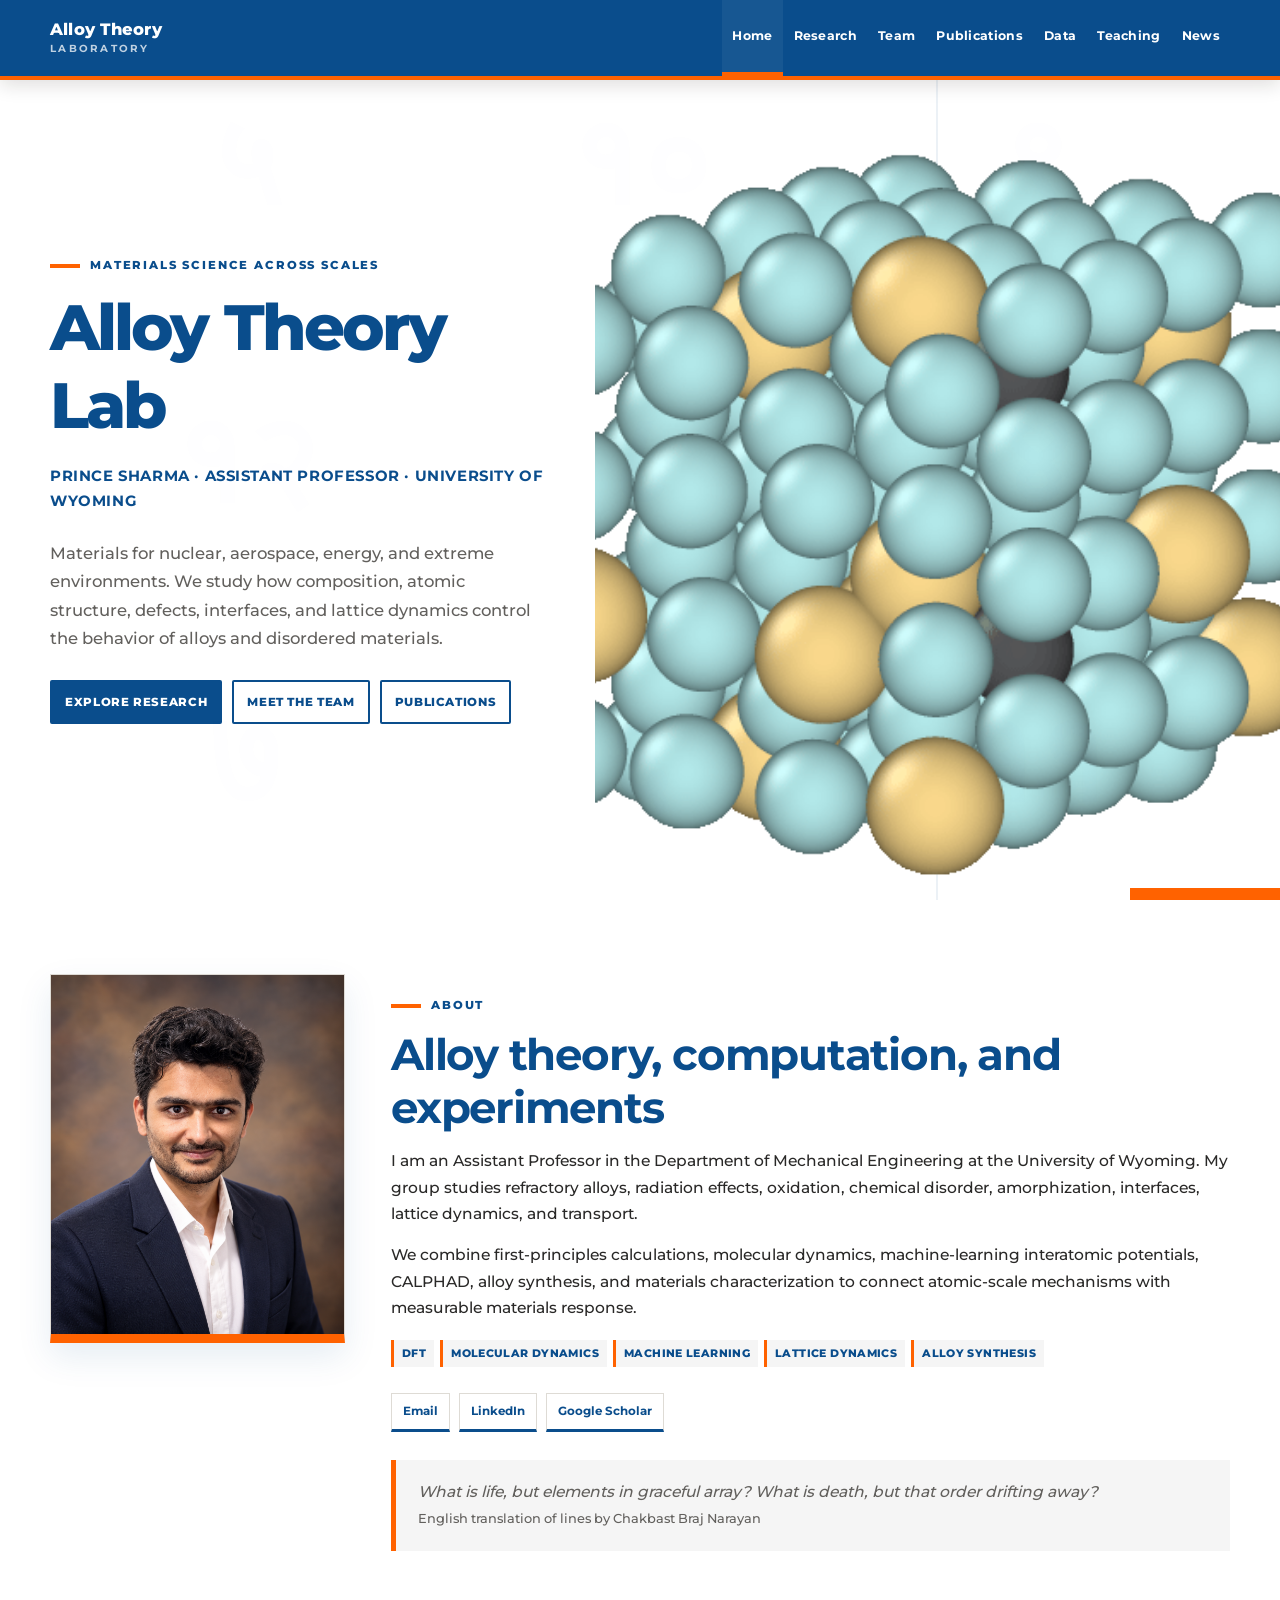
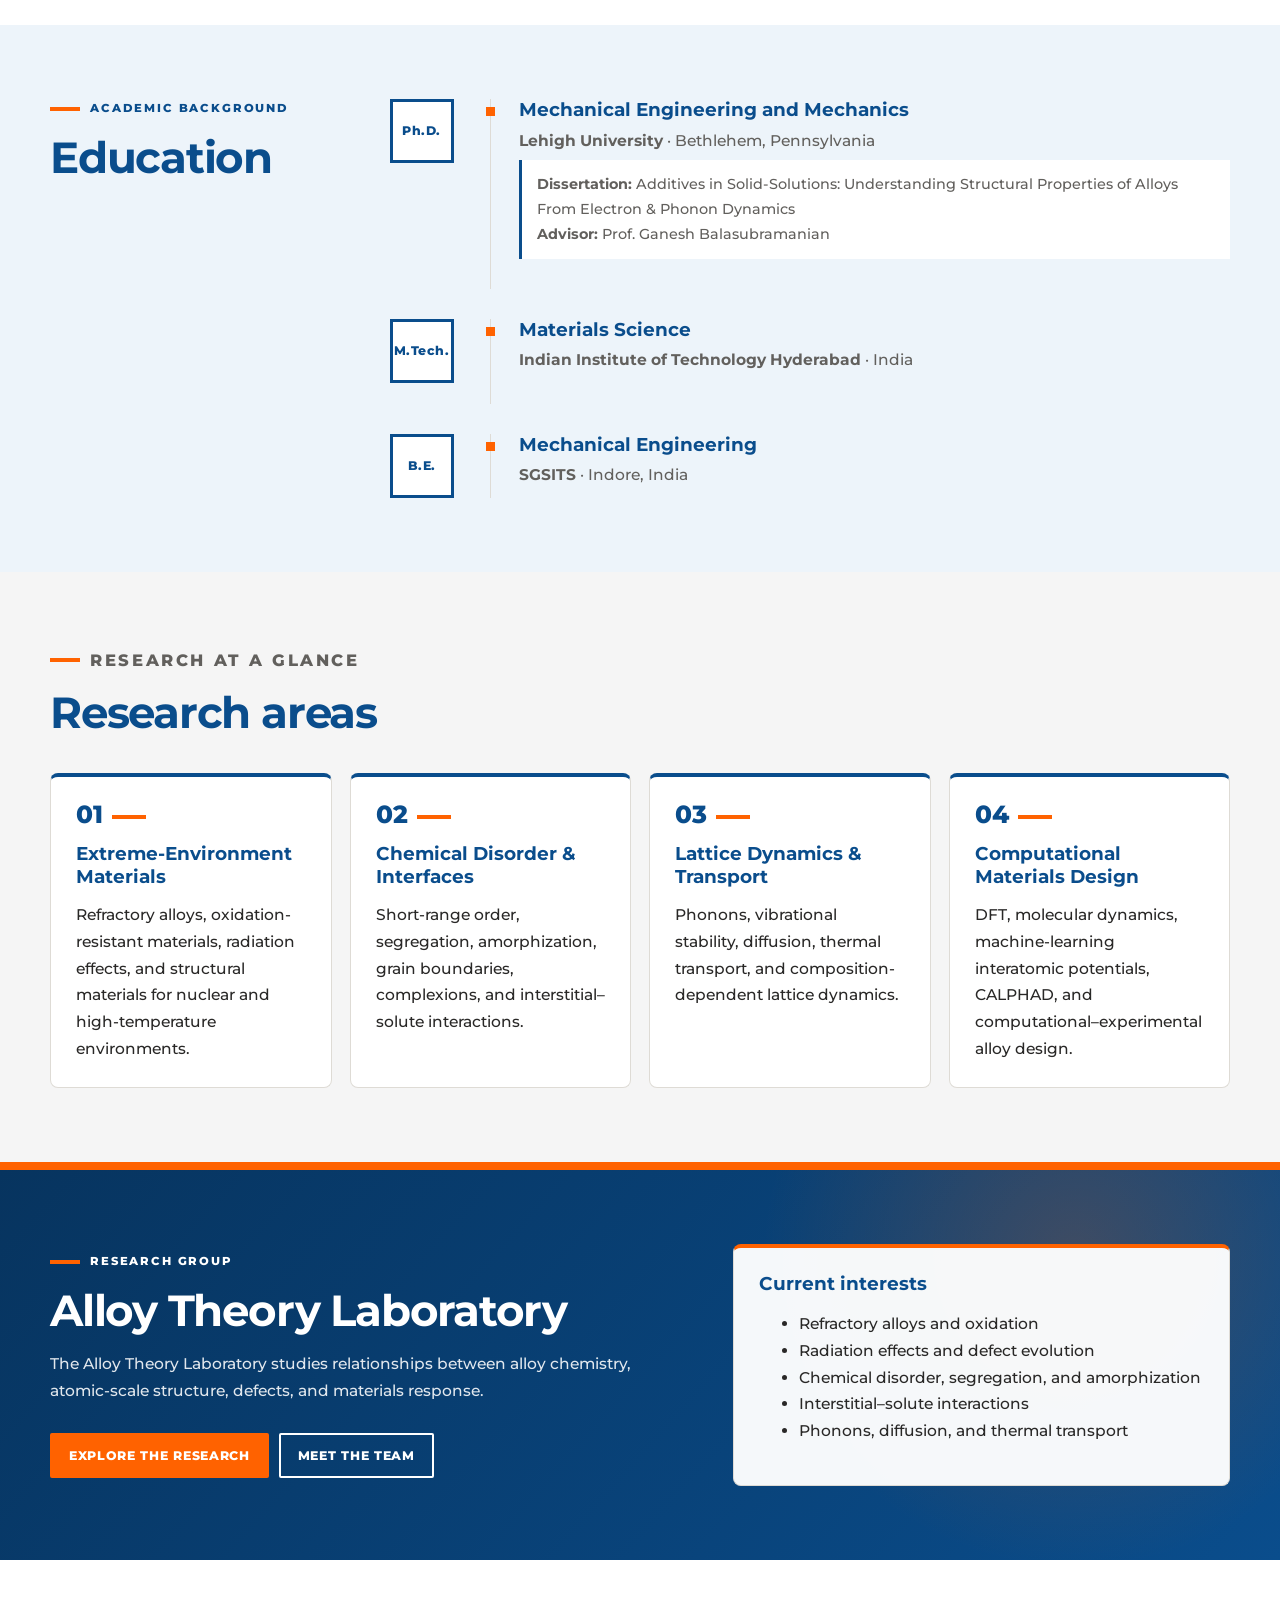
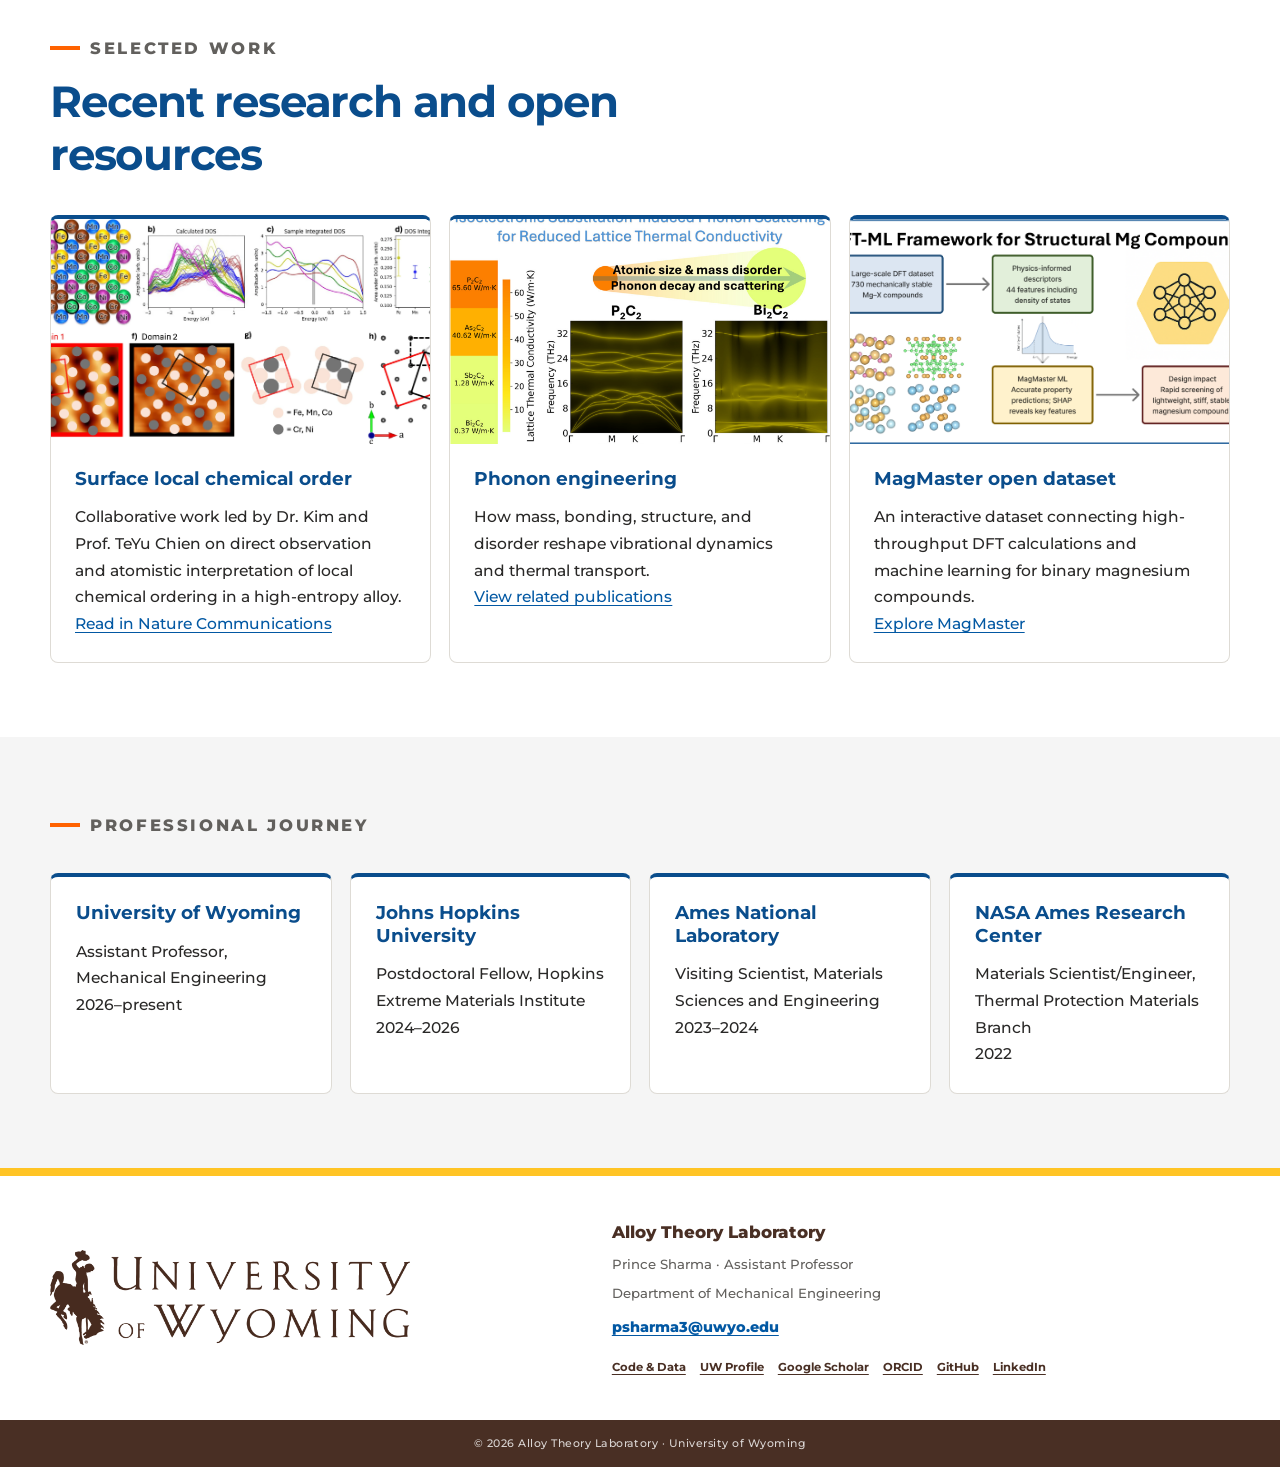
<file: index.html>
<!DOCTYPE html>
<html lang="en">
<head>
    <!-- Google tag (gtag.js) -->
    <script async src="https://www.googletagmanager.com/gtag/js?id=G-FSVHR3P86E"></script>
    <script>
      window.dataLayer = window.dataLayer || [];
      function gtag(){dataLayer.push(arguments);}
      gtag('js', new Date());
      gtag('config', 'G-FSVHR3P86E');
    </script>

    <meta charset="UTF-8">
    <meta name="viewport" content="width=device-width, initial-scale=1.0">
    <title>Prince Sharma | University of Wyoming | Alloy Theory Laboratory</title>
    <meta name="description" content="Prince Sharma is an Assistant Professor at the University of Wyoming working on alloy design, chemical disorder, lattice dynamics, machine learning, and materials for extreme environments.">
    <link rel="canonical" href="https://alloytheorylab.github.io/">
    <meta property="og:title" content="Prince Sharma | University of Wyoming | Alloy Theory Laboratory">
    <meta property="og:description" content="Computational, data-driven, and experimental materials research for nuclear, energy, and extreme environments.">
    <meta property="og:type" content="website">
    <meta property="og:url" content="https://alloytheorylab.github.io/">
    <meta property="og:image" content="https://alloytheorylab.github.io/Team/headshot.png">
    <meta property="og:image:alt" content="Prince Sharma">
    <link rel="stylesheet" href="site.css">
    <script type="application/ld+json">
    {
      "@context": "https://schema.org",
      "@type": "Person",
      "@id": "https://alloytheorylab.github.io/#prince-sharma",
      "name": "Prince Sharma",
      "givenName": "Prince",
      "familyName": "Sharma",
      "jobTitle": "Assistant Professor of Mechanical Engineering",
      "url": "https://alloytheorylab.github.io/",
      "image": "https://alloytheorylab.github.io/Team/headshot.png",
      "worksFor": {"@type": "CollegeOrUniversity","name": "University of Wyoming","url": "https://www.uwyo.edu/"},
      "affiliation": {"@type": "CollegeOrUniversity","name": "University of Wyoming","url": "https://www.uwyo.edu/"},
      "mainEntityOfPage": {"@type": "WebPage","@id": "https://alloytheorylab.github.io/"},
      "sameAs": [
        "https://www.uwyo.edu/mechanical/faculty-staff/faculty/prince-sharma/index.html",
        "https://orcid.org/0000-0002-1833-8785",
        "https://scholar.google.com/citations?user=YZE2WrEAAAAJ",
        "https://www.linkedin.com/in/leaper96/",
        "https://www.facebook.com/FinestSteelGoesThroughHottestFire",
        "https://x.com/i_m_the_prince"
      ]
    }
    </script>
    <style>
      /* Very faint, numbers-only Budh watermark. Kept above page backgrounds and below the header. */
      .yantra-watermark{position:fixed;inset:0;width:100vw;height:100vh;opacity:.005;pointer-events:none;z-index:90;color:#0a4d8c}
      .yantra-watermark text{font-family:"Noto Sans Devanagari","Kohinoor Devanagari","Mangal",sans-serif;font-weight:700;fill:currentColor}
    </style>
</head>
<body class="home-theme" data-page="home">
    <svg class="yantra-watermark" viewBox="0 0 1200 900" preserveAspectRatio="xMidYMid slice" aria-hidden="true" focusable="false">
      <!-- Budh numerical yantra, magic constant 24; numbers only, in Devanagari. -->
      <g font-size="118" text-anchor="middle">
        <text x="230" y="220">५</text><text x="600" y="220">१०</text><text x="970" y="220">९</text>
        <text x="230" y="500">१२</text><text x="600" y="500">८</text><text x="970" y="500">४</text>
        <text x="230" y="780">७</text><text x="600" y="780">६</text><text x="970" y="780">११</text>
      </g>
    </svg>

    <div data-site-header></div>
    <main id="main-content">
        <section class="hero-home" aria-labelledby="home-title">
            <div class="hero-copy">
                <div class="hero-copy-inner">
                    <p class="eyebrow">Materials science across scales</p>
                    <h1 id="home-title">Alloy Theory Lab</h1>
                    <p class="role-line">Prince Sharma · Assistant Professor · University of Wyoming</p>
                    <p class="lead">Materials for nuclear, aerospace, energy, and extreme environments. We study how composition, atomic structure, defects, interfaces, and lattice dynamics control the behavior of alloys and disordered materials.</p>
                    <div class="button-row">
                        <a class="button" href="research.html">Explore Research</a>
                        <a class="button secondary" href="team.html">Meet the Team</a>
                        <a class="button secondary" href="projects.html">Publications</a>
                    </div>
                </div>
            </div>
            <div class="hero-media" style="background: inherit;"><img src="assets/alloy-g.gif" alt="Animated atomistic structure of a multicomponent alloy" style="background:none;"></div>
        </section>

        <section class="section-block" id="about">
            <div class="section-inner about-grid">
                <img class="headshot" src="Team/headshot.png" alt="Dr. Prince Sharma">
                <div class="about-copy">
                    <p class="eyebrow">About</p>
                    <h2>Alloy theory, computation, and experiments</h2>
                    <p>I am an Assistant Professor in the Department of Mechanical Engineering at the University of Wyoming. My group studies refractory alloys, radiation effects, oxidation, chemical disorder, amorphization, interfaces, lattice dynamics, and transport.</p>
                    <p>We combine first-principles calculations, molecular dynamics, machine-learning interatomic potentials, CALPHAD, alloy synthesis, and materials characterization to connect atomic-scale mechanisms with measurable materials response.</p>
                    <div class="tag-list" aria-label="Research methods"><span class="tag">DFT</span><span class="tag">Molecular Dynamics</span><span class="tag">Machine Learning</span><span class="tag">Lattice Dynamics</span><span class="tag">Alloy Synthesis</span></div>
                    <div class="social-actions" aria-label="Professional profiles">
                        <a class="social-action" href="mailto:psharma3@uwyo.edu">Email</a>
                        <a class="social-action" href="https://www.linkedin.com/in/leaper96/" target="_blank" rel="noopener noreferrer">LinkedIn</a>
                        <a class="social-action" href="https://scholar.google.com/citations?hl=en&amp;user=YZE2WrEAAAAJ&amp;view_op=list_works&amp;sortby=pubdate" target="_blank" rel="noopener noreferrer">Google Scholar</a>
                    </div>
                    <div class="quote"><em>What is life, but elements in graceful array? What is death, but that order drifting away?</em><br><small>English translation of lines by Chakbast Braj Narayan</small></div>
                </div>
            </div>
        </section>

        <section class="section-block tint" id="education"><div class="section-inner education-layout"><div class="education-intro"><p class="eyebrow">Academic background</p><h2 id="education-title">Education</h2></div><div class="degree-list">
          <article class="degree-item"><div class="degree-mark">Ph.D.</div><div class="degree-copy"><h3>Mechanical Engineering and Mechanics</h3><p><strong>Lehigh University</strong> · Bethlehem, Pennsylvania</p><p class="degree-detail"><strong>Dissertation:</strong> Additives in Solid-Solutions: Understanding Structural Properties of Alloys From Electron &amp; Phonon Dynamics<br><strong>Advisor:</strong> Prof. Ganesh Balasubramanian</p></div></article>
          <article class="degree-item"><div class="degree-mark">M.Tech.</div><div class="degree-copy"><h3>Materials Science</h3><p><strong>Indian Institute of Technology Hyderabad</strong> · India</p></div></article>
          <article class="degree-item"><div class="degree-mark">B.E.</div><div class="degree-copy"><h3>Mechanical Engineering</h3><p><strong>SGSITS</strong> · Indore, India</p></div></article>
        </div></div></section>

        <section class="section-block alt" aria-labelledby="research-glance-title"><div class="section-inner"><div class="section-heading"><p class="eyebrow">Research at a glance</p><h2 id="research-glance-title">Research areas</h2></div><div class="card-grid four">
          <article class="card"><span class="card-number">01</span><h3>Extreme-Environment Materials</h3><p>Refractory alloys, oxidation-resistant materials, radiation effects, and structural materials for nuclear and high-temperature environments.</p></article>
          <article class="card"><span class="card-number">02</span><h3>Chemical Disorder &amp; Interfaces</h3><p>Short-range order, segregation, amorphization, grain boundaries, complexions, and interstitial–solute interactions.</p></article>
          <article class="card"><span class="card-number">03</span><h3>Lattice Dynamics &amp; Transport</h3><p>Phonons, vibrational stability, diffusion, thermal transport, and composition-dependent lattice dynamics.</p></article>
          <article class="card"><span class="card-number">04</span><h3>Computational Materials Design</h3><p>DFT, molecular dynamics, machine-learning interatomic potentials, CALPHAD, and computational–experimental alloy design.</p></article>
        </div></div></section>

        <section class="section-block lab-feature" aria-labelledby="lab-title"><div class="section-inner feature-split"><div><p class="eyebrow">Research group</p><h2 id="lab-title">Alloy Theory Laboratory</h2><p>The Alloy Theory Laboratory studies relationships between alloy chemistry, atomic-scale structure, defects, and materials response.</p><div class="button-row"><a class="button" href="research.html">Explore the Research</a><a class="button secondary" href="team.html">Meet the Team</a></div></div><div class="card"><h3>Current interests</h3><ul><li>Refractory alloys and oxidation</li><li>Radiation effects and defect evolution</li><li>Chemical disorder, segregation, and amorphization</li><li>Interstitial–solute interactions</li><li>Phonons, diffusion, and thermal transport</li></ul></div></div></section>

        <section class="section-block" aria-labelledby="selected-work-title"><div class="section-inner"><div class="section-heading"><p class="eyebrow">Selected work</p><h2 id="selected-work-title">Recent research and open resources</h2></div><div class="card-grid">
          <article class="card image-card"><img src="GA/LCO.webp" alt="Graphical abstract from local chemical order research" loading="lazy"><div class="card-body"><h3>Surface local chemical order</h3><p>Collaborative work led by Dr. Kim and Prof. TeYu Chien on direct observation and atomistic interpretation of local chemical ordering in a high-entropy alloy.</p><a href="https://www.nature.com/articles/s41467-026-71170-z" target="_blank" rel="noopener noreferrer">Read in Nature Communications</a></div></article>
          <article class="card image-card"><img src="GA/GA1.jpg" alt="Phonon dispersion and thermal transport visualization" loading="lazy"><div class="card-body"><h3>Phonon engineering</h3><p>How mass, bonding, structure, and disorder reshape vibrational dynamics and thermal transport.</p><a href="projects.html?topic=Phonons%20%26%20Thermal%20Transport">View related publications</a></div></article>
          <article class="card image-card"><img src="GA/MagMaster.png" alt="High-throughput computation and machine-learning workflow" loading="lazy"><div class="card-body"><h3>MagMaster open dataset</h3><p>An interactive dataset connecting high-throughput DFT calculations and machine learning for binary magnesium compounds.</p><a href="magmaster.html">Explore MagMaster</a></div></article>
        </div></div></section>

        <section class="section-block alt" aria-labelledby="journey-title"><div class="section-inner"><div class="section-heading"><p class="eyebrow">Professional journey</p></div><div class="card-grid four"><article class="card"><h3>University of Wyoming</h3><p>Assistant Professor, Mechanical Engineering<br>2026–present</p></article><article class="card"><h3>Johns Hopkins University</h3><p>Postdoctoral Fellow, Hopkins Extreme Materials Institute<br>2024–2026</p></article><article class="card"><h3>Ames National Laboratory</h3><p>Visiting Scientist, Materials Sciences and Engineering<br>2023–2024</p></article><article class="card"><h3>NASA Ames Research Center</h3><p>Materials Scientist/Engineer, Thermal Protection Materials Branch<br>2022</p></article></div></div></section>
    </main>
    <div data-site-footer></div>
    <script src="site.js"></script>
</body>
</html>
</file>
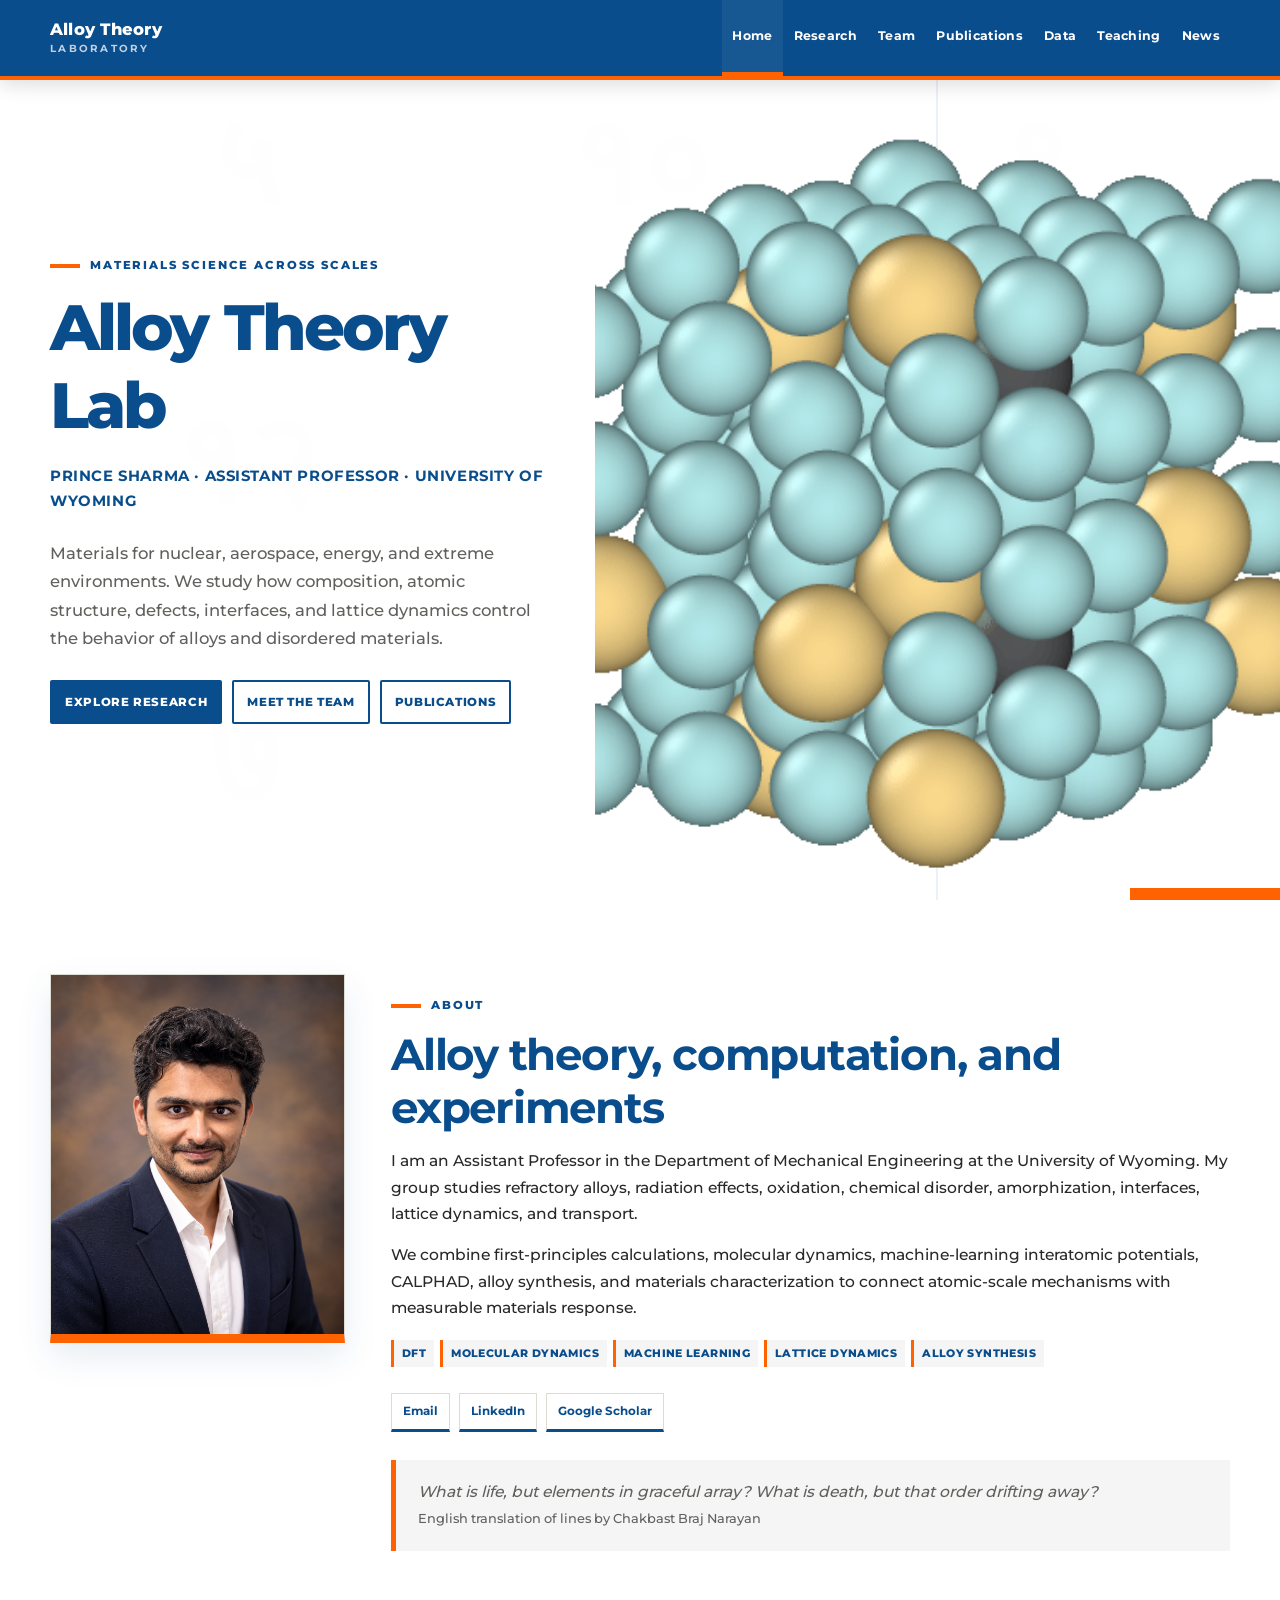
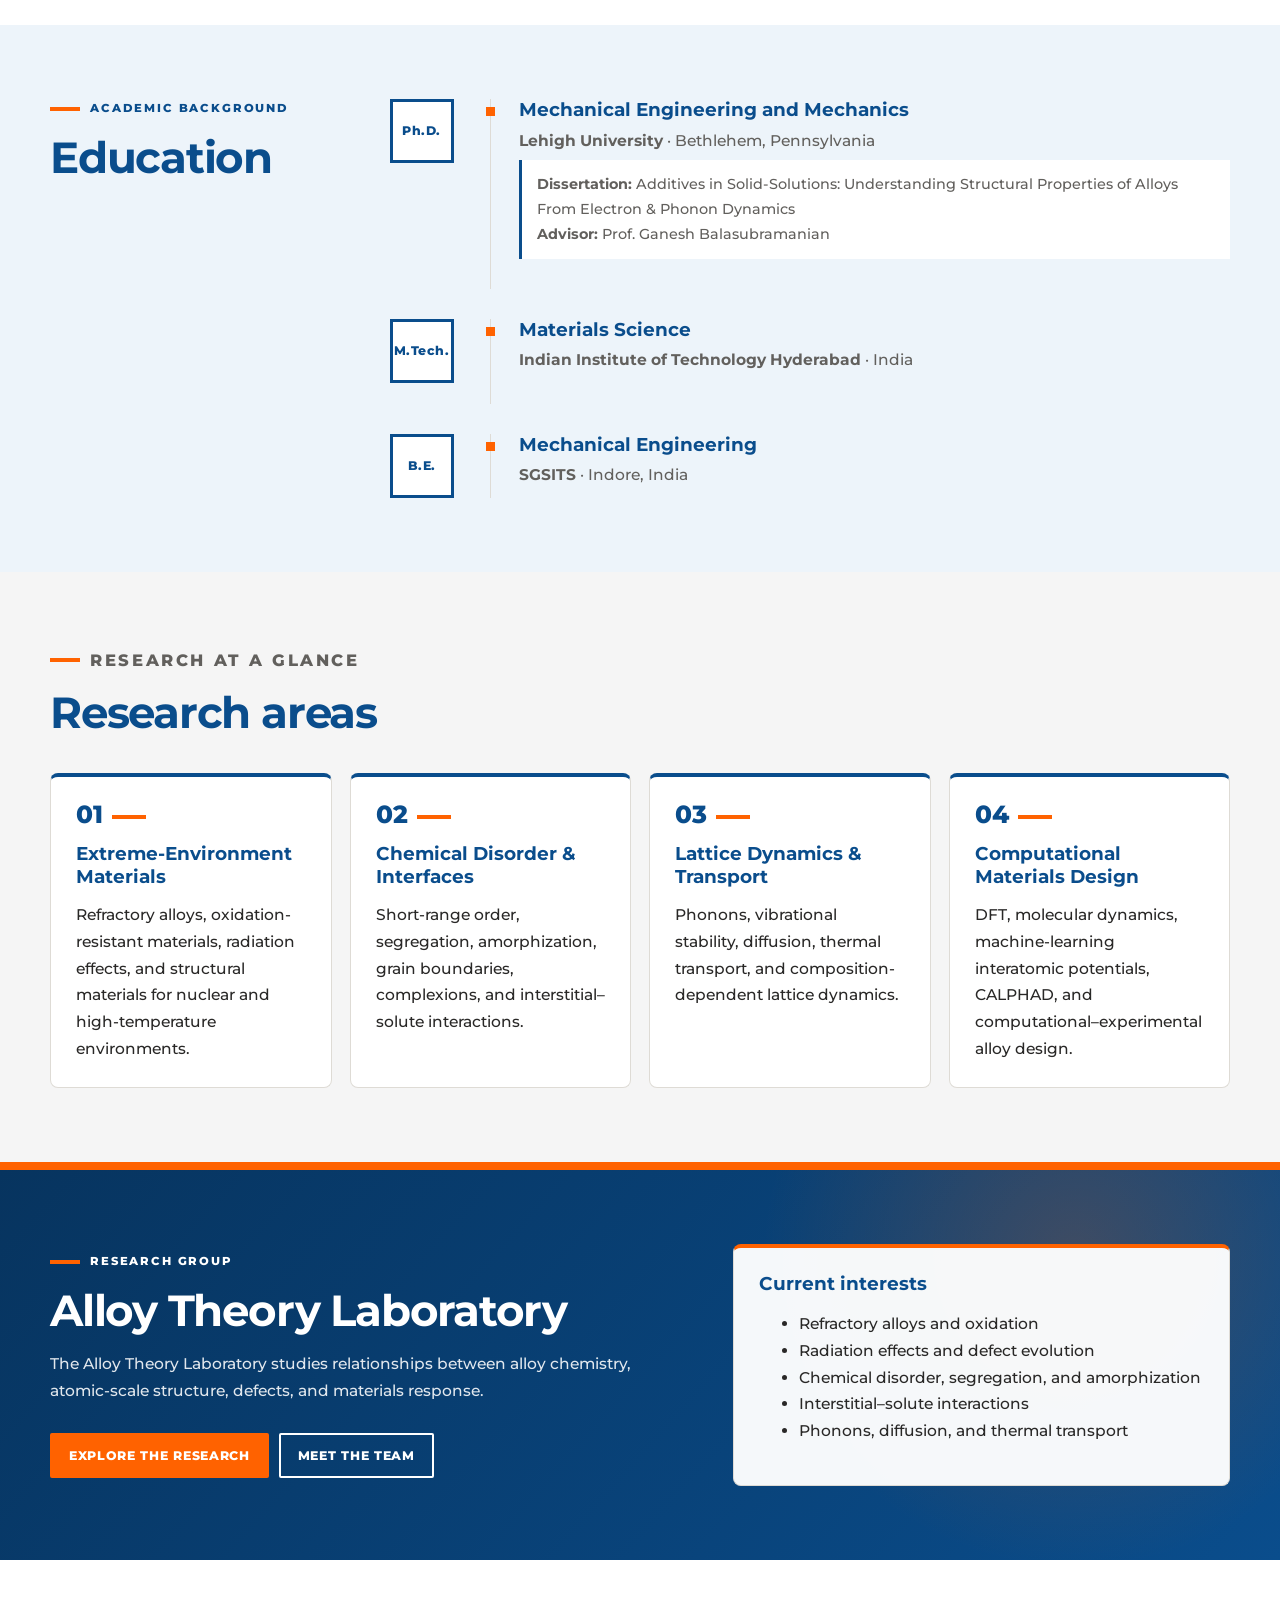
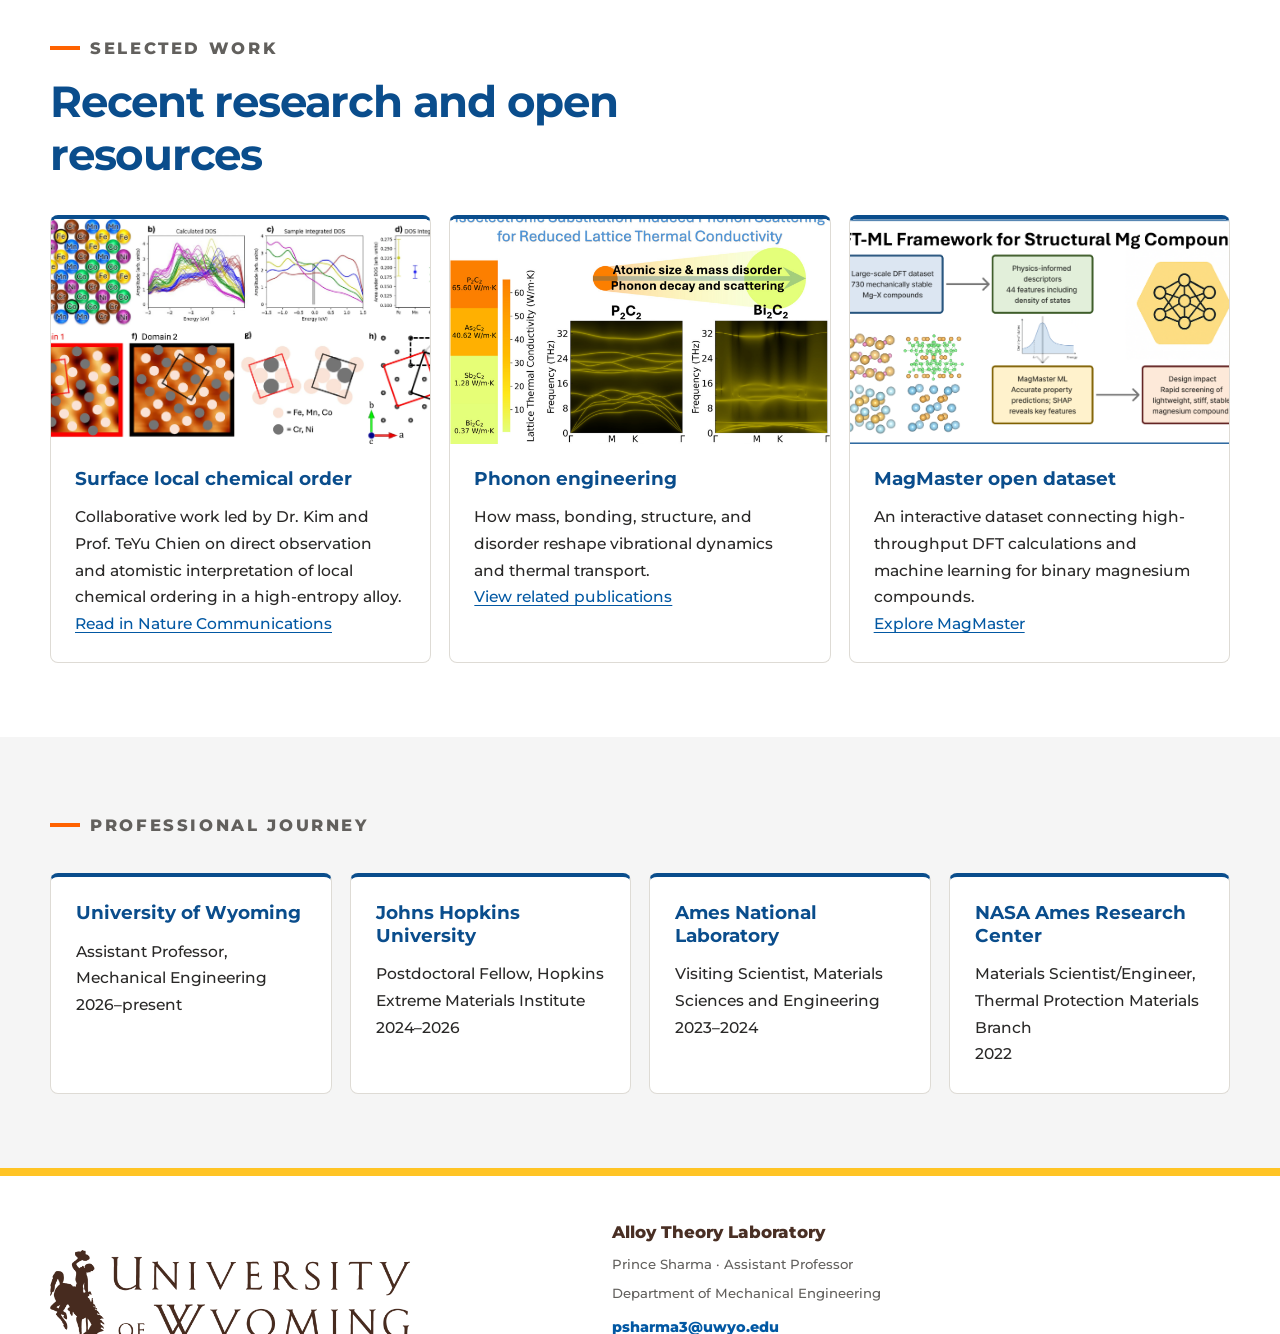
<file: about.html>
<!DOCTYPE html>
<html lang="en">
<head>
    <!-- Google tag (gtag.js) -->
    <script async src="https://www.googletagmanager.com/gtag/js?id=G-FSVHR3P86E"></script>
    <script>
      window.dataLayer = window.dataLayer || [];
      function gtag(){dataLayer.push(arguments);}
      gtag('js', new Date());
      gtag('config', 'G-FSVHR3P86E');
    </script>

    <meta charset="UTF-8">
    <meta name="viewport" content="width=device-width, initial-scale=1.0">
    <title>About | Alloy Theory Laboratory</title>
    <meta name="robots" content="noindex">
    <link rel="canonical" href="https://alloytheorylab.github.io/#about">
    <meta http-equiv="refresh" content="0; url=index.html#about">
    <link rel="stylesheet" href="site.css">
</head>
<body data-page="home">
    <div data-site-header></div>
    <main id="main-content" class="page-shell"><div class="redirect-card"><h1>About Prince Sharma</h1><p>The profile is now part of the home page.</p><a class="button" href="index.html#about">Continue to About</a></div></main>
    <div data-site-footer></div>
    <script src="site.js"></script>
</body>
</html>
</file>
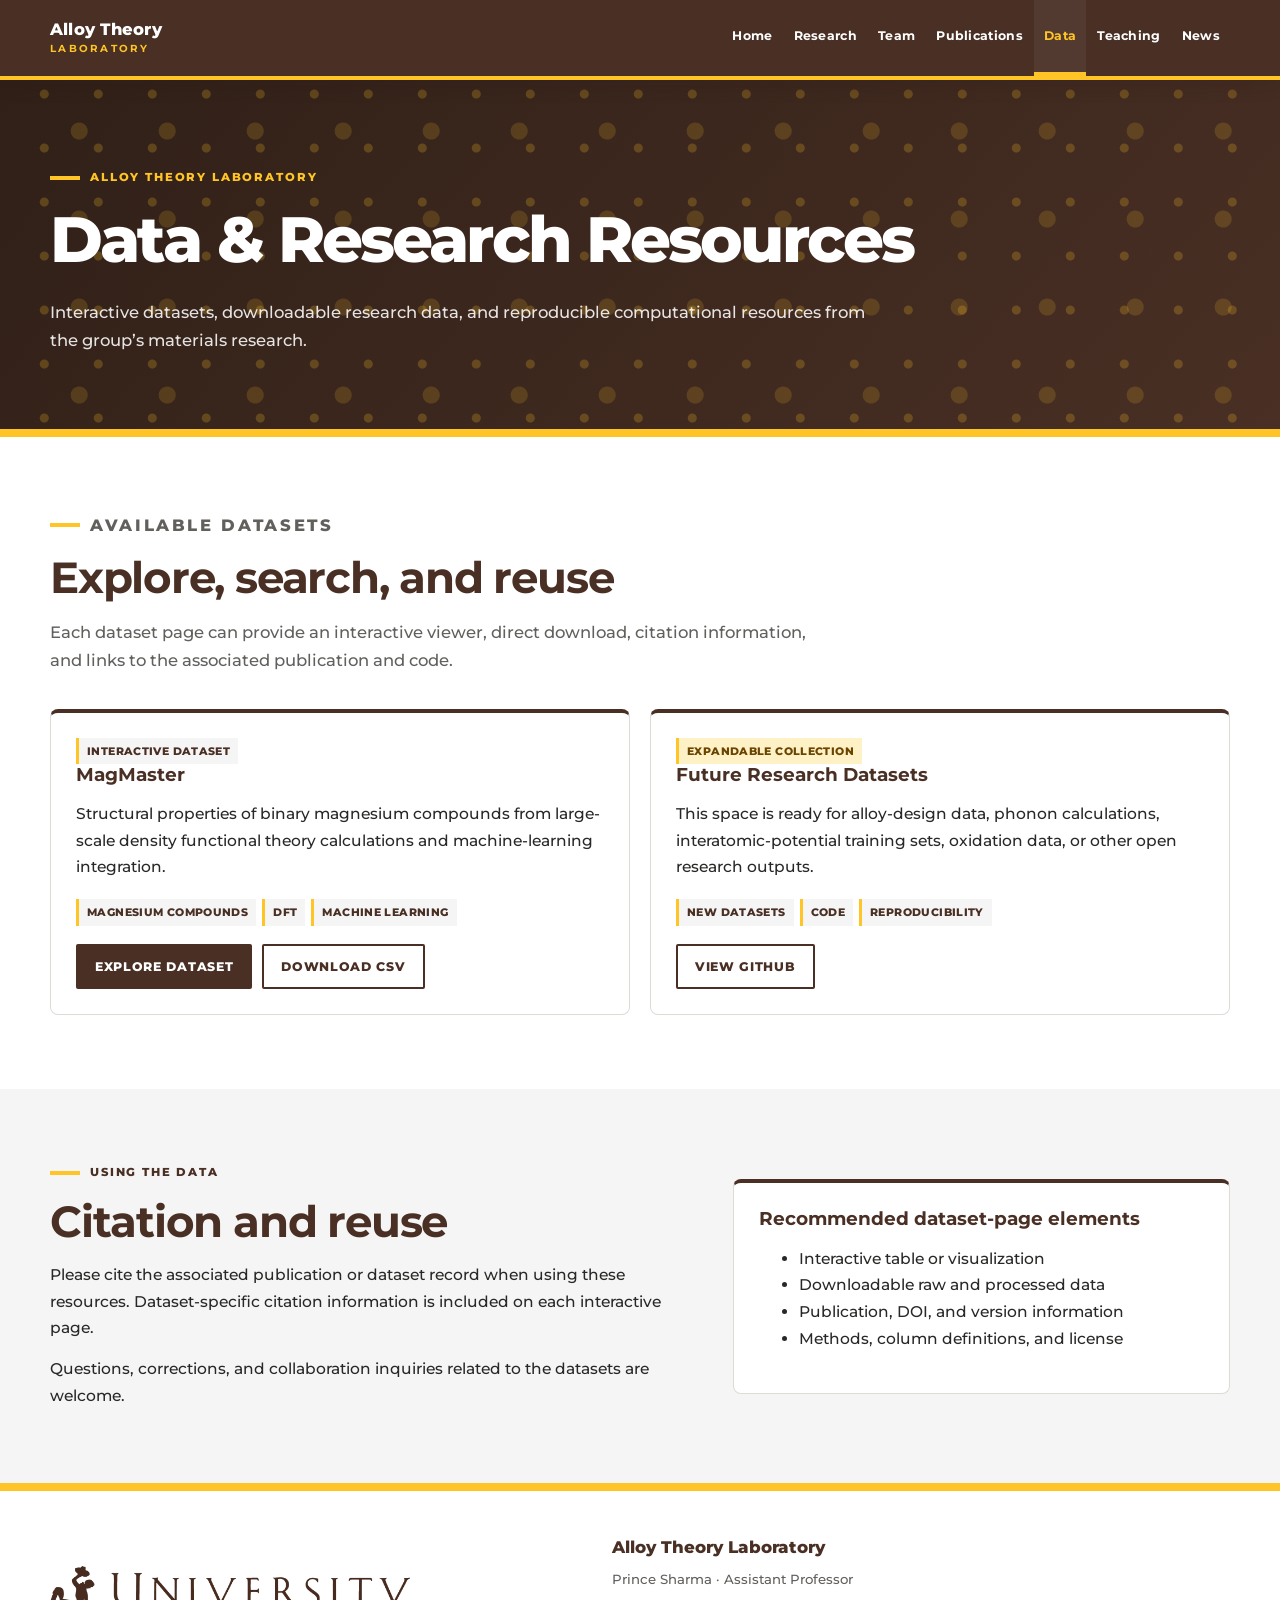
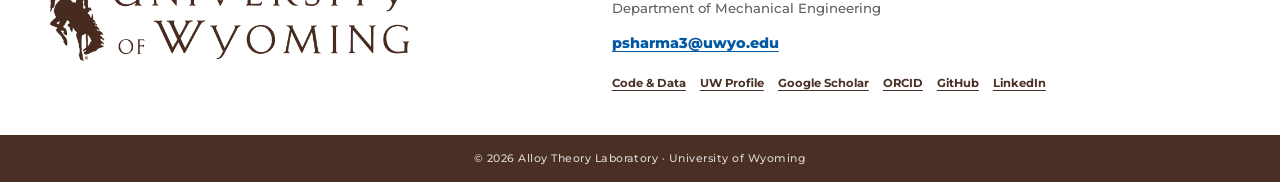
<file: data.html>
<!DOCTYPE html>
<html lang="en">
<head>
    <!-- Google tag (gtag.js) -->
    <script async src="https://www.googletagmanager.com/gtag/js?id=G-FSVHR3P86E"></script>
    <script>
      window.dataLayer = window.dataLayer || [];
      function gtag(){dataLayer.push(arguments);}
      gtag('js', new Date());
      gtag('config', 'G-FSVHR3P86E');
    </script>

    <meta charset="UTF-8">
    <meta name="viewport" content="width=device-width, initial-scale=1.0">
    <title>Open Data and Research Resources | Alloy Theory Laboratory</title>
    <meta name="description" content="Interactive research datasets, downloadable data, and computational resources from Prince Sharma's materials science research.">
    <link rel="canonical" href="https://alloytheorylab.github.io/data.html">
    <meta property="og:title" content="Open Data and Research Resources | Alloy Theory Laboratory">
    <meta property="og:description" content="Explore MagMaster and future open materials datasets.">
    <meta property="og:type" content="website">
    <meta property="og:url" content="https://alloytheorylab.github.io/data.html">
    <link rel="stylesheet" href="site.css">
</head>
<body data-page="data">
    <div data-site-header></div>

    <main id="main-content">
        <section class="page-hero">
            <div class="section-inner">
                <p class="eyebrow">Alloy Theory Laboratory</p>
                <h1>Data &amp; Research Resources</h1>
                <p class="lead">Interactive datasets, downloadable research data, and reproducible computational resources from the group’s materials research.</p>
            </div>
        </section>

        <section class="section-block">
            <div class="section-inner">
                <div class="section-heading">
                    <p class="eyebrow">Available datasets</p>
                    <h2>Explore, search, and reuse</h2>
                    <p>Each dataset page can provide an interactive viewer, direct download, citation information, and links to the associated publication and code.</p>
                </div>
                <div class="dataset-grid">
                    <article class="card dataset-card">
                        <span class="status">Interactive dataset</span>
                        <h3>MagMaster</h3>
                        <p>Structural properties of binary magnesium compounds from large-scale density functional theory calculations and machine-learning integration.</p>
                        <div class="tag-list"><span class="tag">Magnesium compounds</span><span class="tag">DFT</span><span class="tag">Machine learning</span></div>
                        <div class="button-row">
                            <a class="button" href="magmaster.html">Explore Dataset</a>
                            <a class="button secondary" href="data/MagMaster.csv" download>Download CSV</a>
                        </div>
                    </article>

                    <!-- Duplicate this card when a new public dataset is ready. -->
                    <article class="card dataset-card">
                        <span class="status developing">Expandable collection</span>
                        <h3>Future Research Datasets</h3>
                        <p>This space is ready for alloy-design data, phonon calculations, interatomic-potential training sets, oxidation data, or other open research outputs.</p>
                        <div class="tag-list"><span class="tag">New datasets</span><span class="tag">Code</span><span class="tag">Reproducibility</span></div>
                        <div class="button-row">
                            <a class="button secondary" href="https://github.com/alloytheorylab" target="_blank" rel="noopener noreferrer">View GitHub</a>
                        </div>
                    </article>
                </div>
            </div>
        </section>

        <section class="section-block alt">
            <div class="section-inner feature-split">
                <div>
                    <p class="eyebrow">Using the data</p>
                    <h2>Citation and reuse</h2>
                    <p>Please cite the associated publication or dataset record when using these resources. Dataset-specific citation information is included on each interactive page.</p>
                    <p>Questions, corrections, and collaboration inquiries related to the datasets are welcome.</p>
                </div>
                <aside class="card">
                    <h3>Recommended dataset-page elements</h3>
                    <ul>
                        <li>Interactive table or visualization</li>
                        <li>Downloadable raw and processed data</li>
                        <li>Publication, DOI, and version information</li>
                        <li>Methods, column definitions, and license</li>
                    </ul>
                </aside>
            </div>
        </section>
    </main>

    <div data-site-footer></div>
    <script src="site.js"></script>
</body>
</html>
</file>
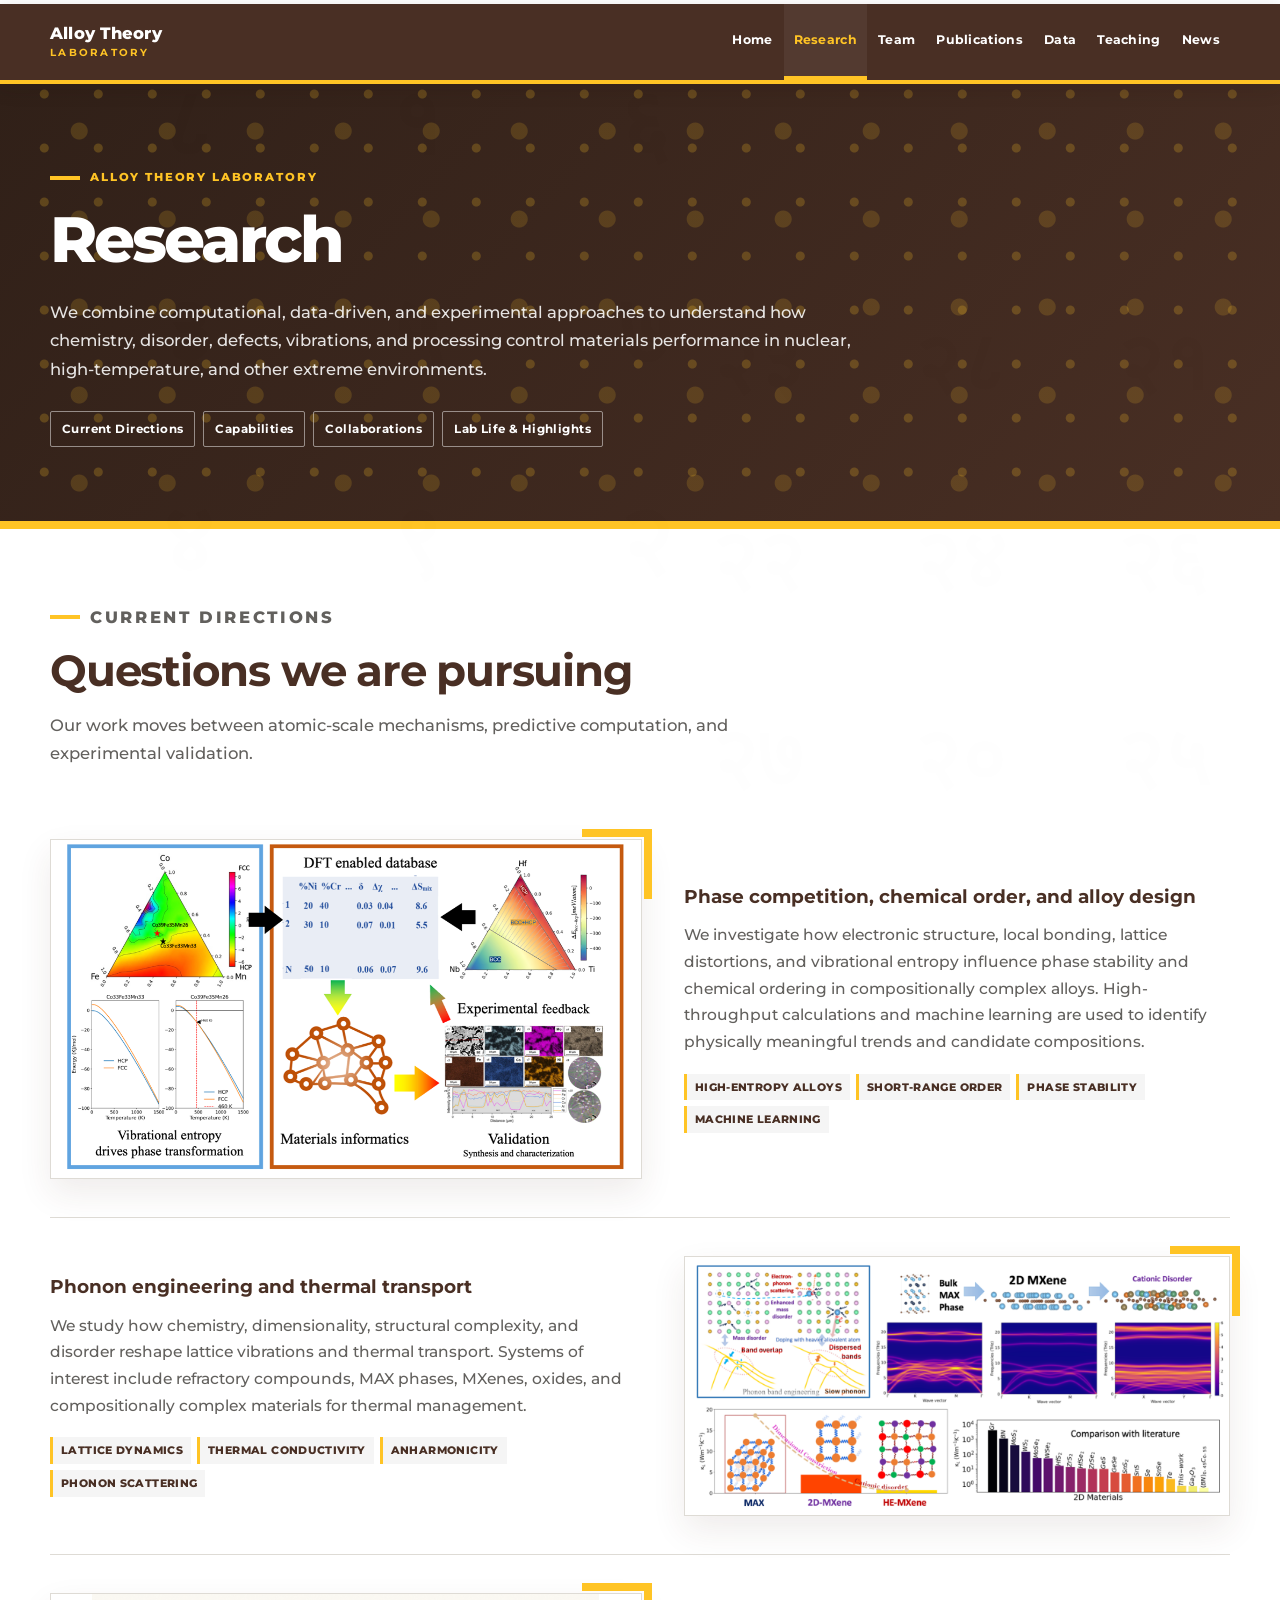
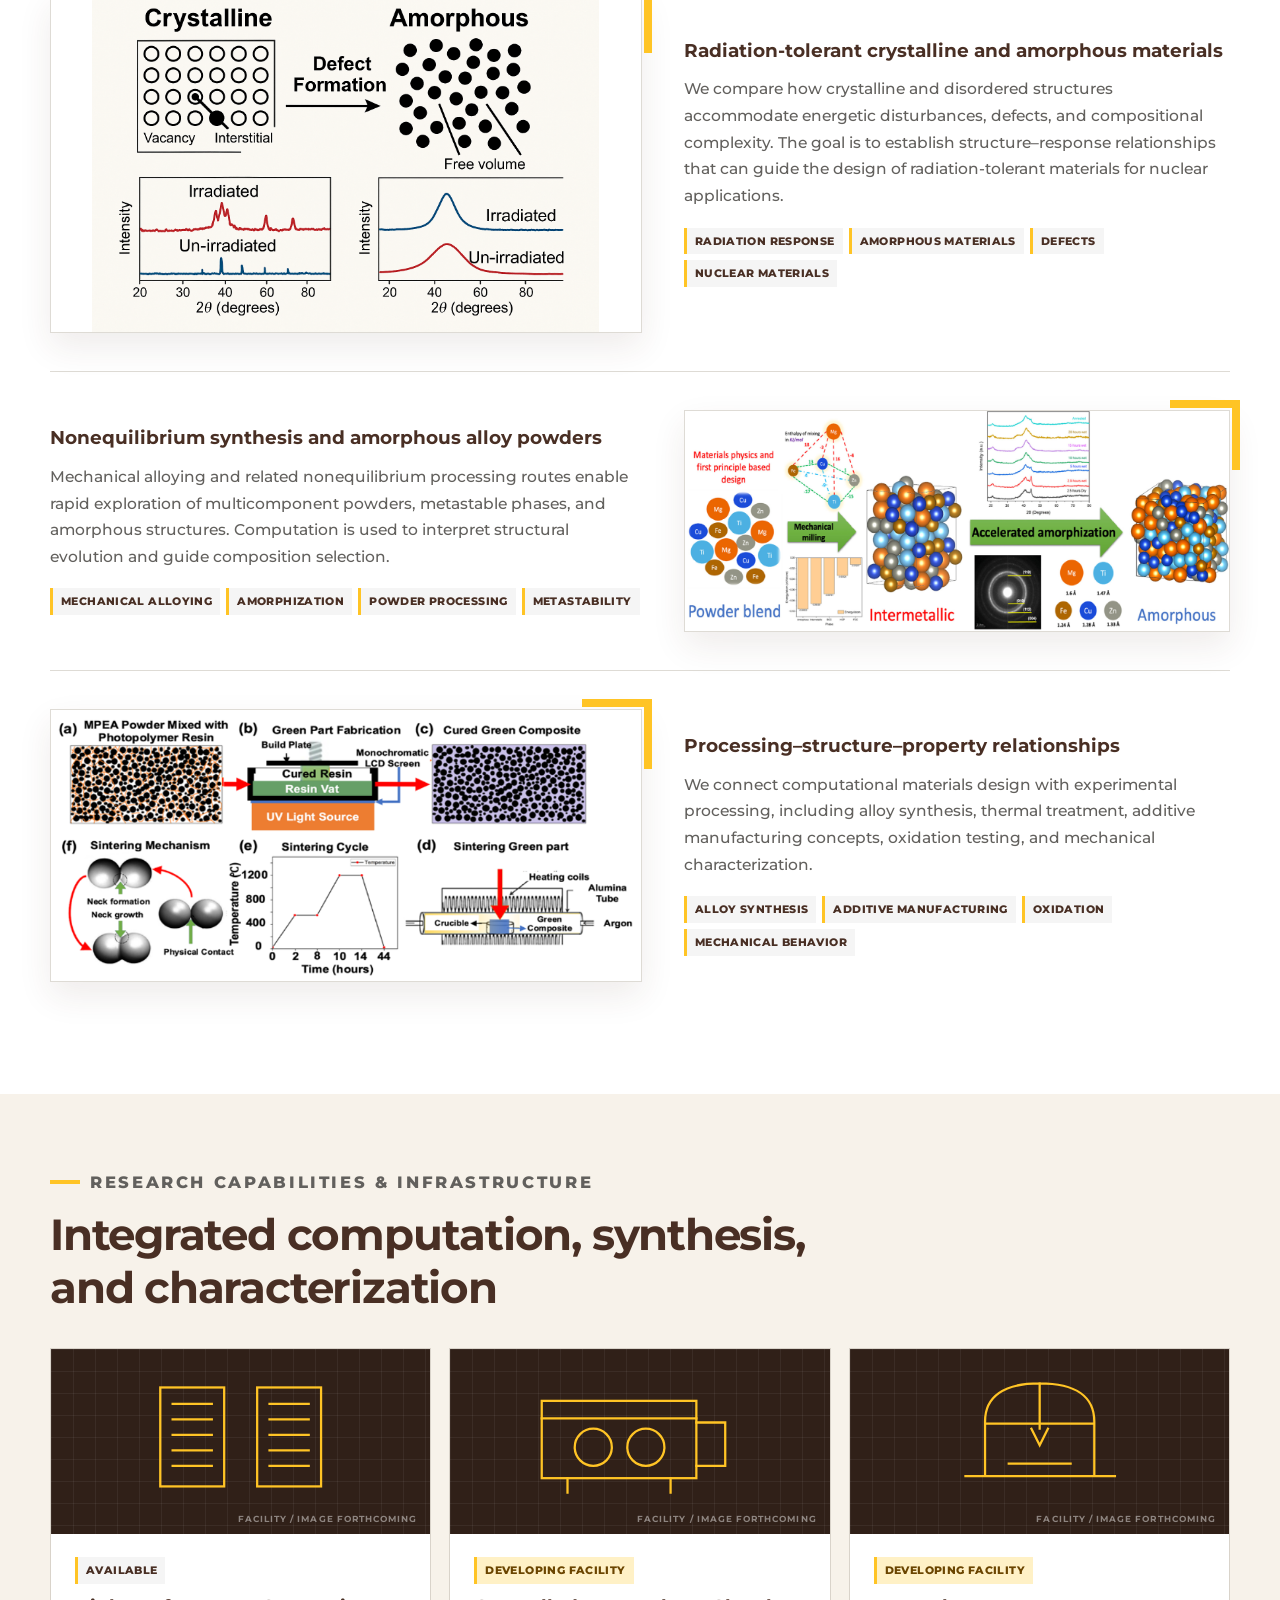
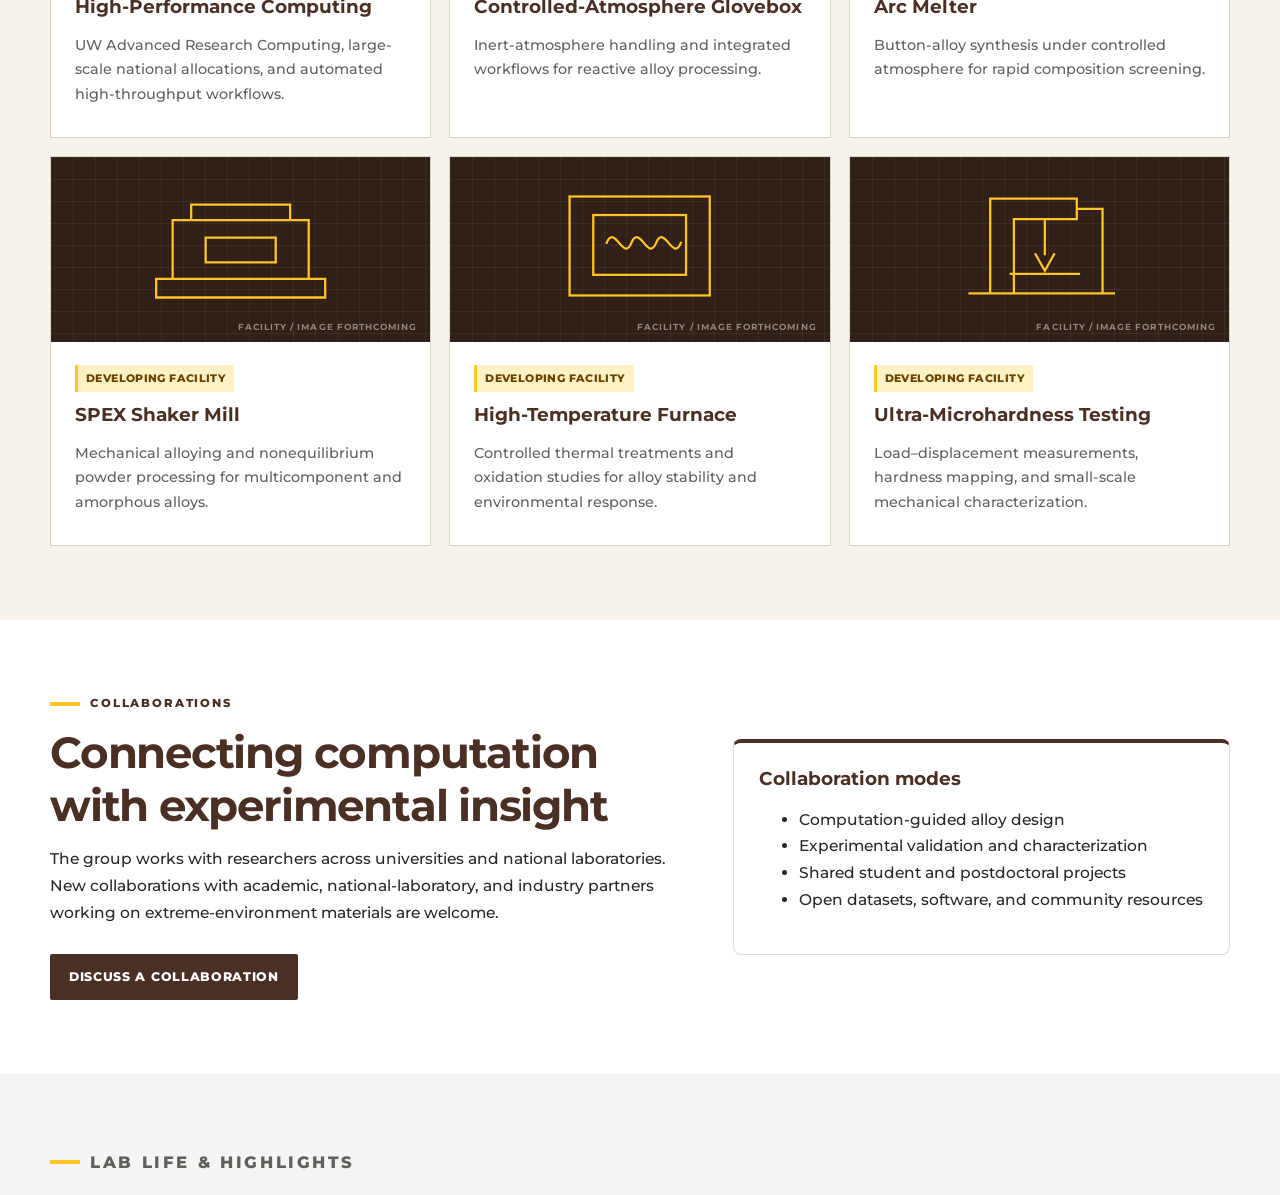
<file: gallery.html>
<!DOCTYPE html>
<html lang="en">
<head>
    <!-- Google tag (gtag.js) -->
    <script async src="https://www.googletagmanager.com/gtag/js?id=G-FSVHR3P86E"></script>
    <script>
      window.dataLayer = window.dataLayer || [];
      function gtag(){dataLayer.push(arguments);}
      gtag('js', new Date());
      gtag('config', 'G-FSVHR3P86E');
    </script>

    <meta charset="UTF-8">
    <meta name="viewport" content="width=device-width, initial-scale=1.0">
    <title>Lab Life and Highlights | Alloy Theory Laboratory</title>
    <meta name="robots" content="noindex">
    <link rel="canonical" href="https://alloytheorylab.github.io/research.html#lab-life">
    <meta http-equiv="refresh" content="0; url=research.html#lab-life">
    <link rel="stylesheet" href="site.css">
</head>
<body data-page="research">
    <div data-site-header></div>
    <main id="main-content" class="page-shell"><div class="redirect-card"><h1>Lab Life &amp; Highlights</h1><p>The gallery now appears at the end of the Research page.</p><a class="button" href="research.html#lab-life">Continue to Highlights</a></div></main>
    <div data-site-footer></div>
    <script src="site.js"></script>
</body>
</html>
</file>
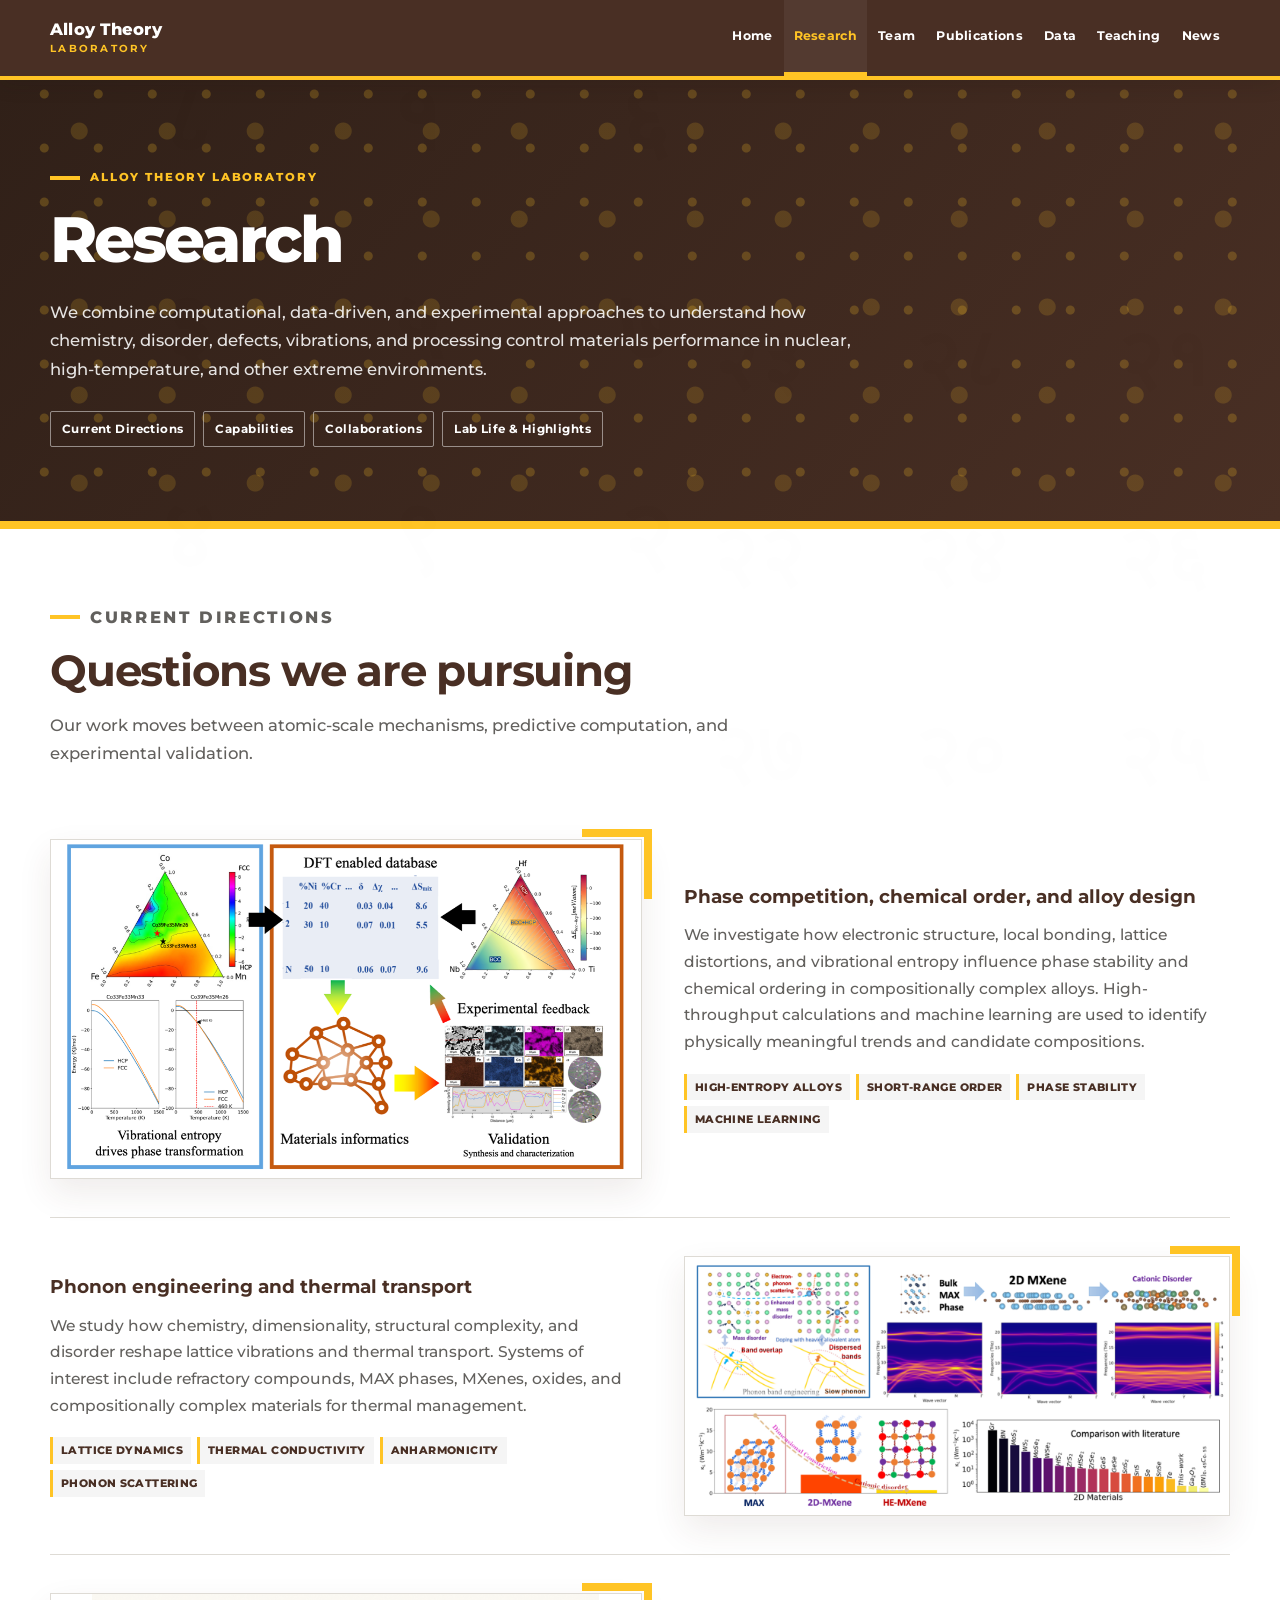
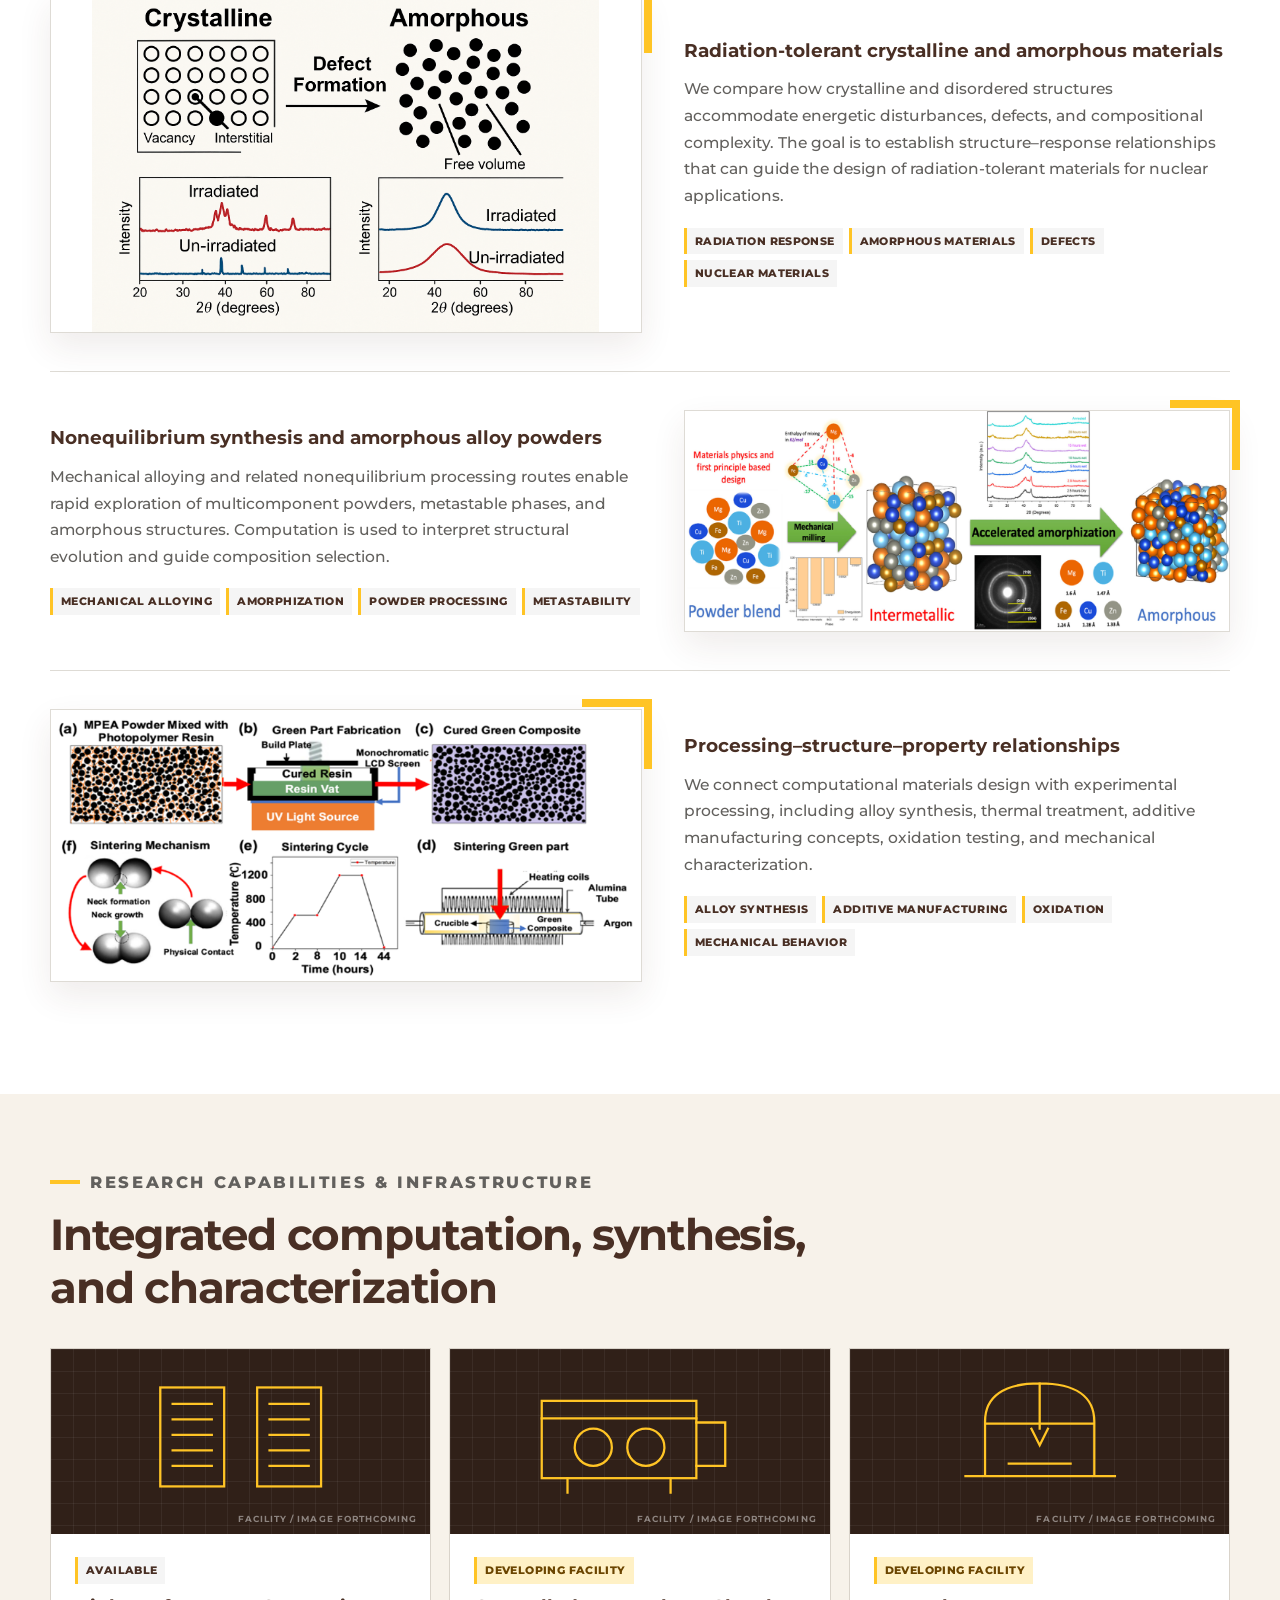
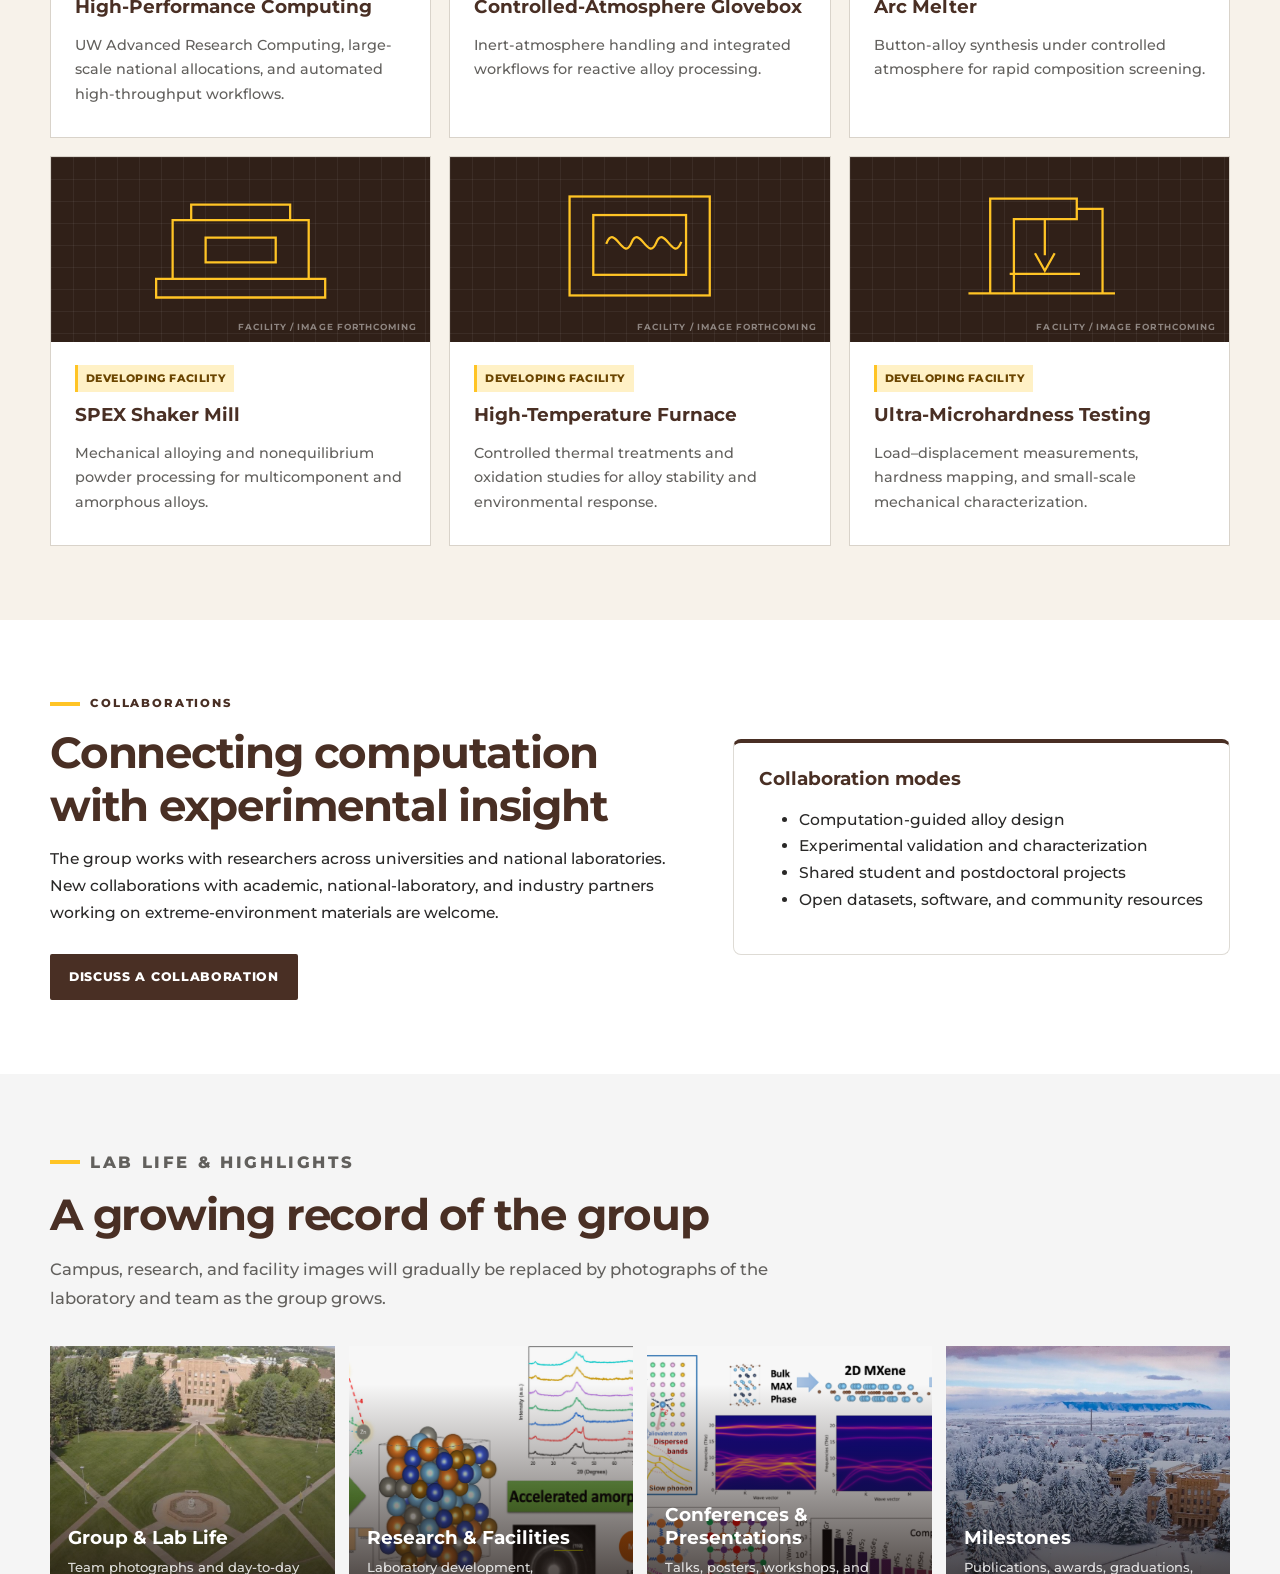
<file: lab.html>
<!DOCTYPE html>
<html lang="en">
<head>
    <!-- Google tag (gtag.js) -->
    <script async src="https://www.googletagmanager.com/gtag/js?id=G-FSVHR3P86E"></script>
    <script>
      window.dataLayer = window.dataLayer || [];
      function gtag(){dataLayer.push(arguments);}
      gtag('js', new Date());
      gtag('config', 'G-FSVHR3P86E');
    </script>

    <meta charset="UTF-8">
    <meta name="viewport" content="width=device-width, initial-scale=1.0">
    <title>Research | Alloy Theory Laboratory</title>
    <meta name="robots" content="noindex">
    <link rel="canonical" href="https://alloytheorylab.github.io/research.html">
    <meta http-equiv="refresh" content="0; url=research.html">
    <link rel="stylesheet" href="site.css">
</head>
<body data-page="research">
    <div data-site-header></div>
    <main id="main-content" class="page-shell"><div class="redirect-card"><h1>Research &amp; Laboratory</h1><p>The laboratory and research content now share one page.</p><a class="button" href="research.html">Continue to Research</a></div></main>
    <div data-site-footer></div>
    <script src="site.js"></script>
</body>
</html>
</file>
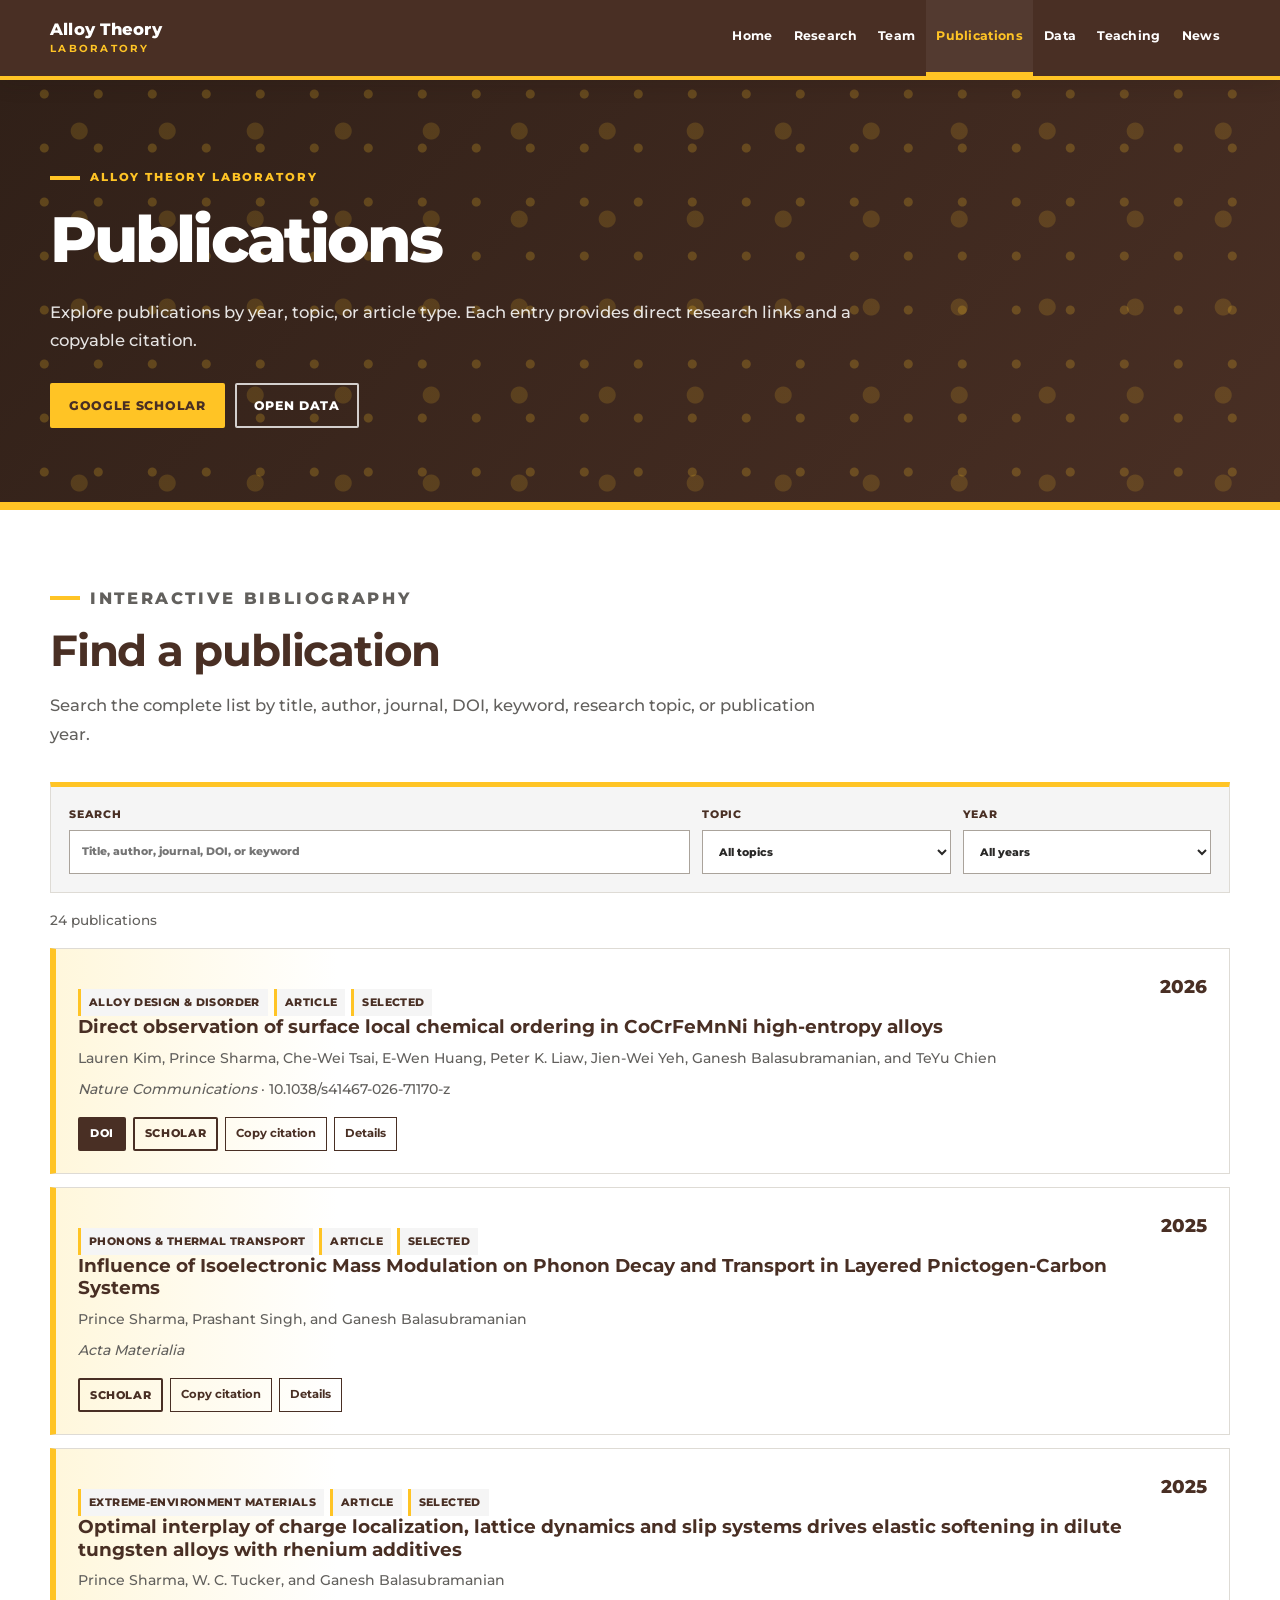
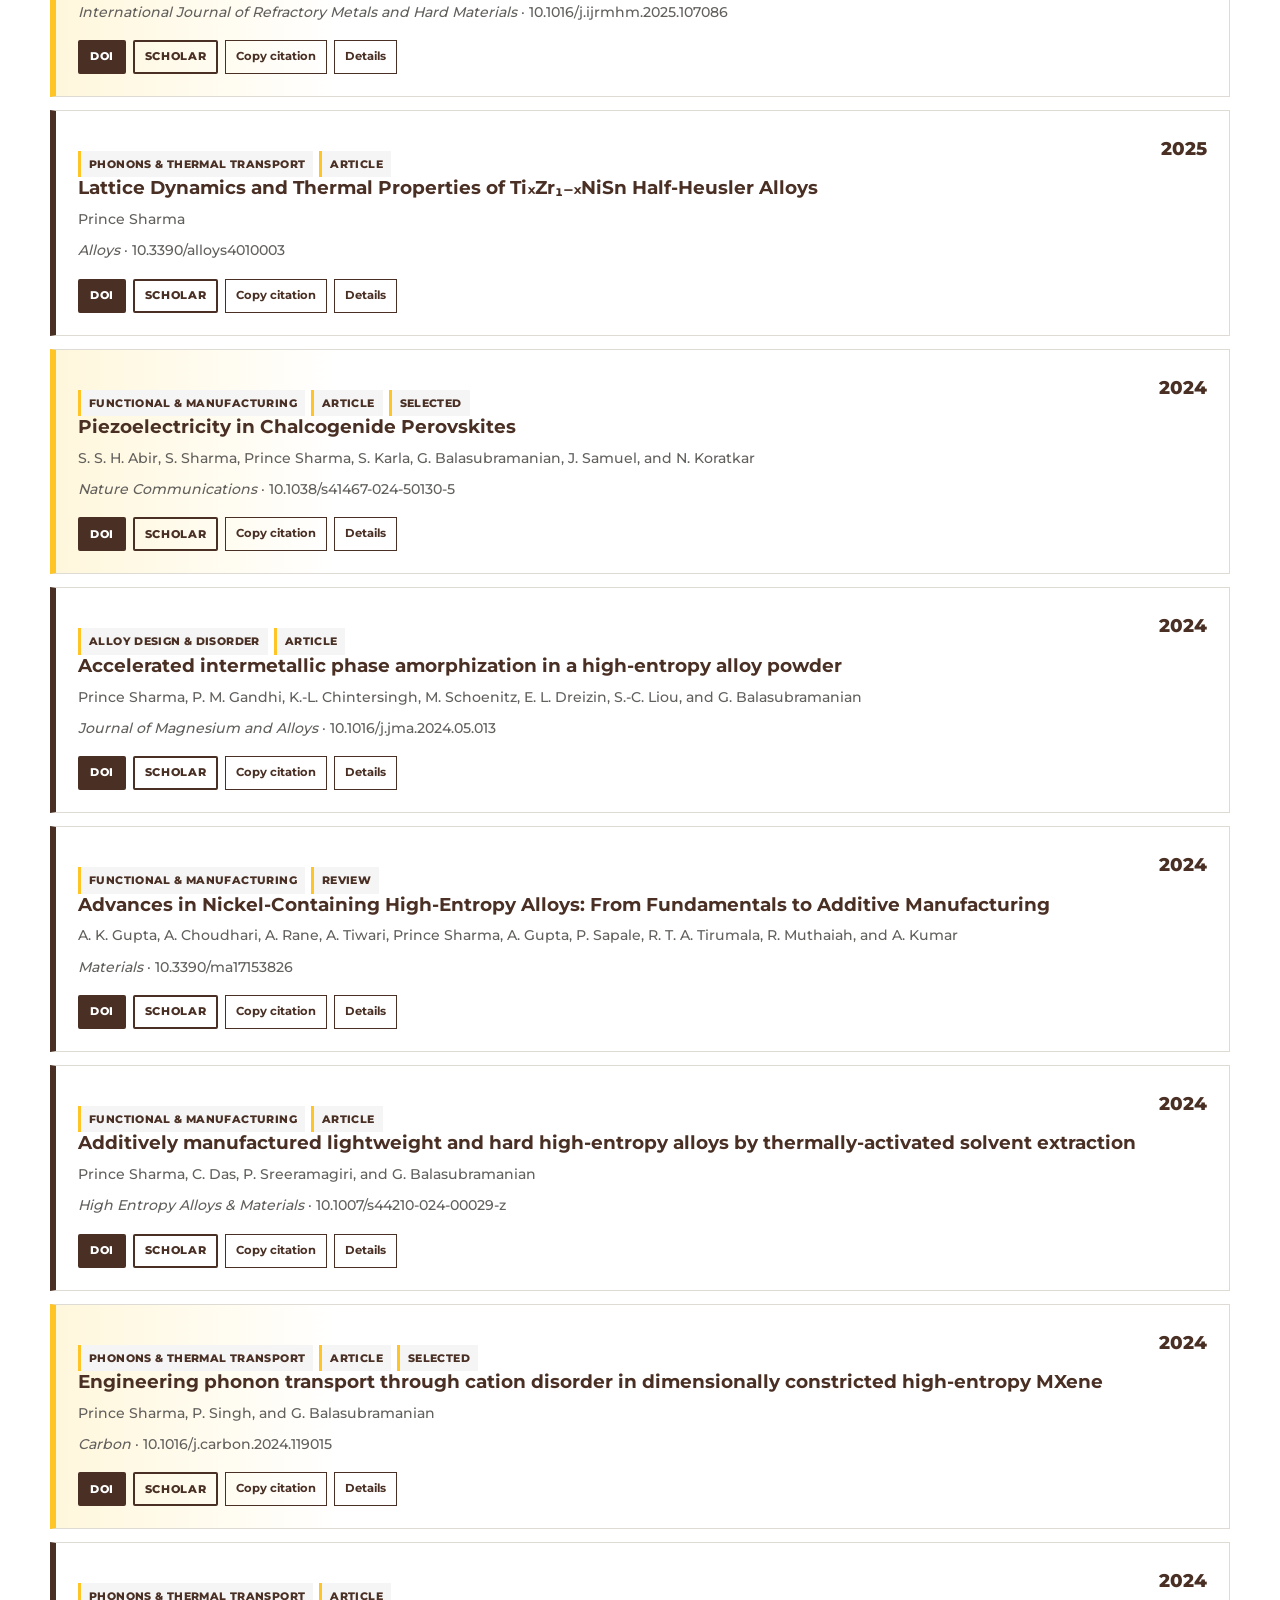
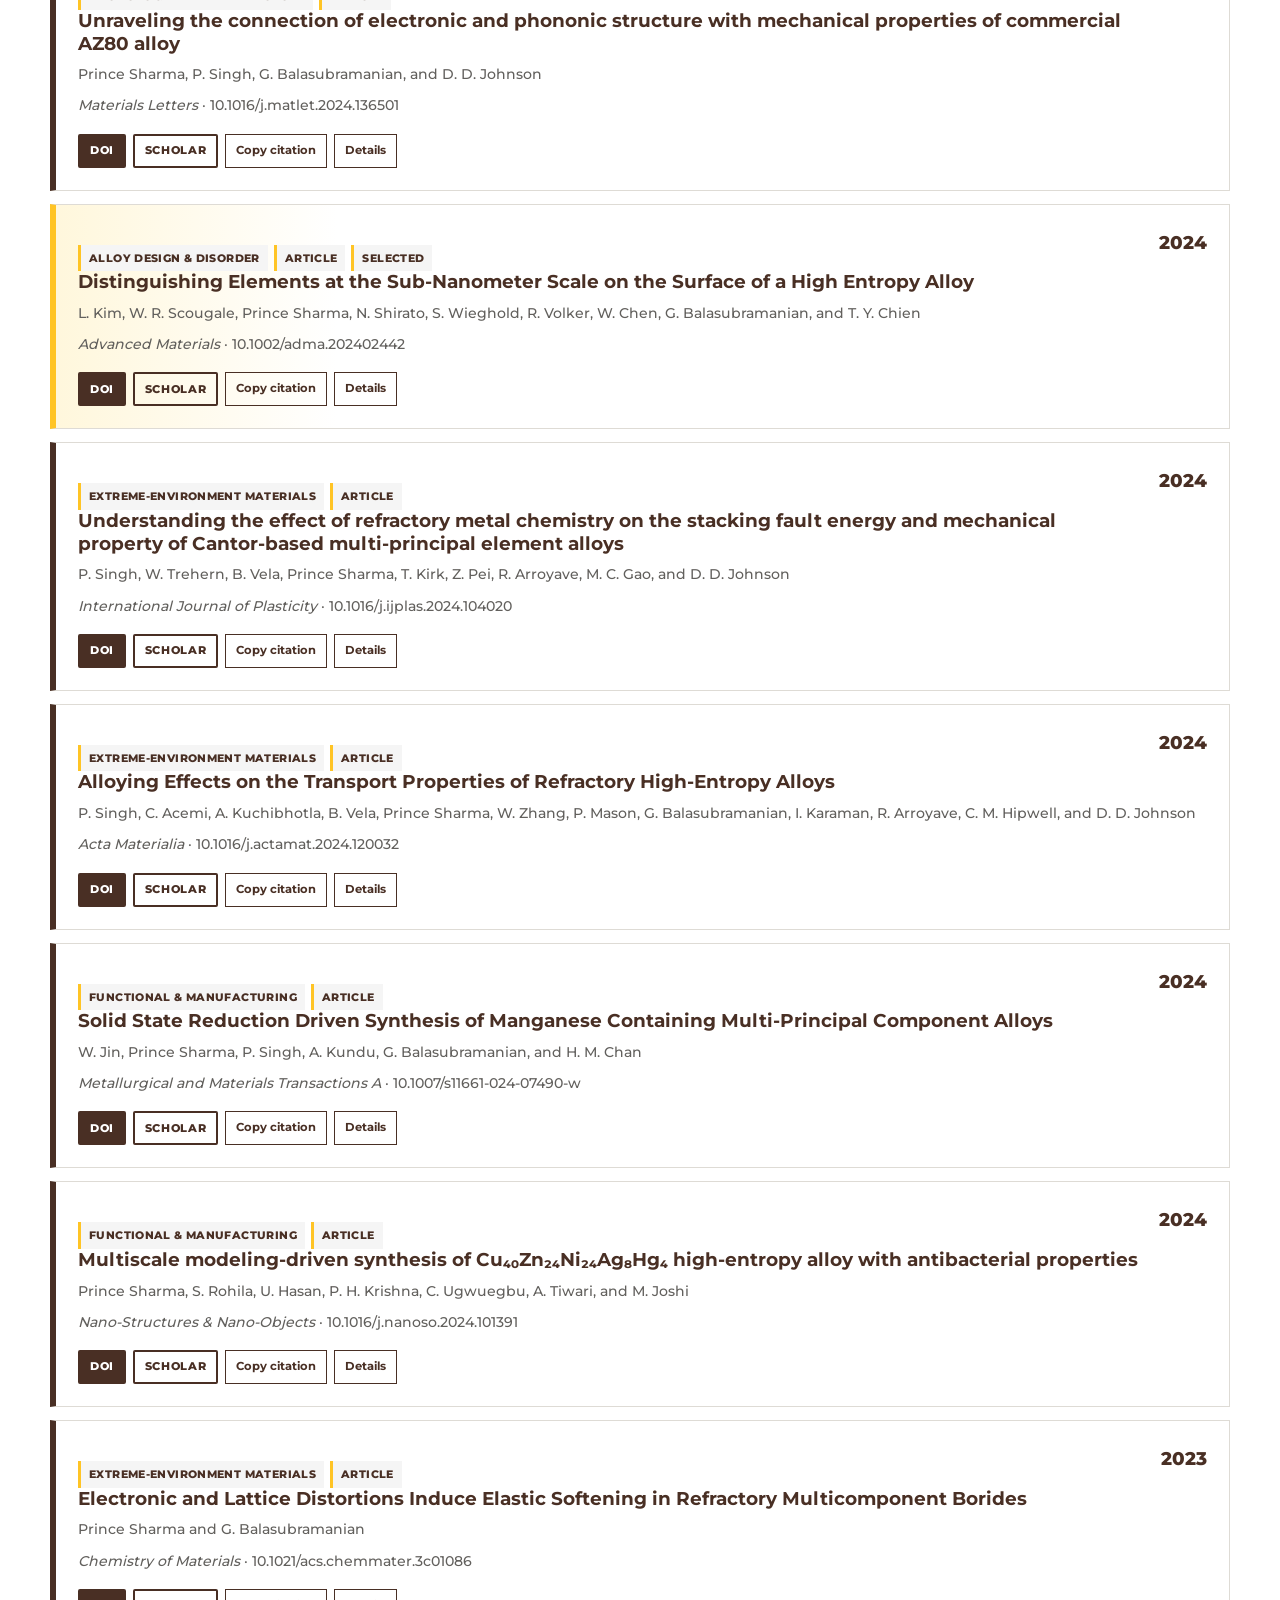
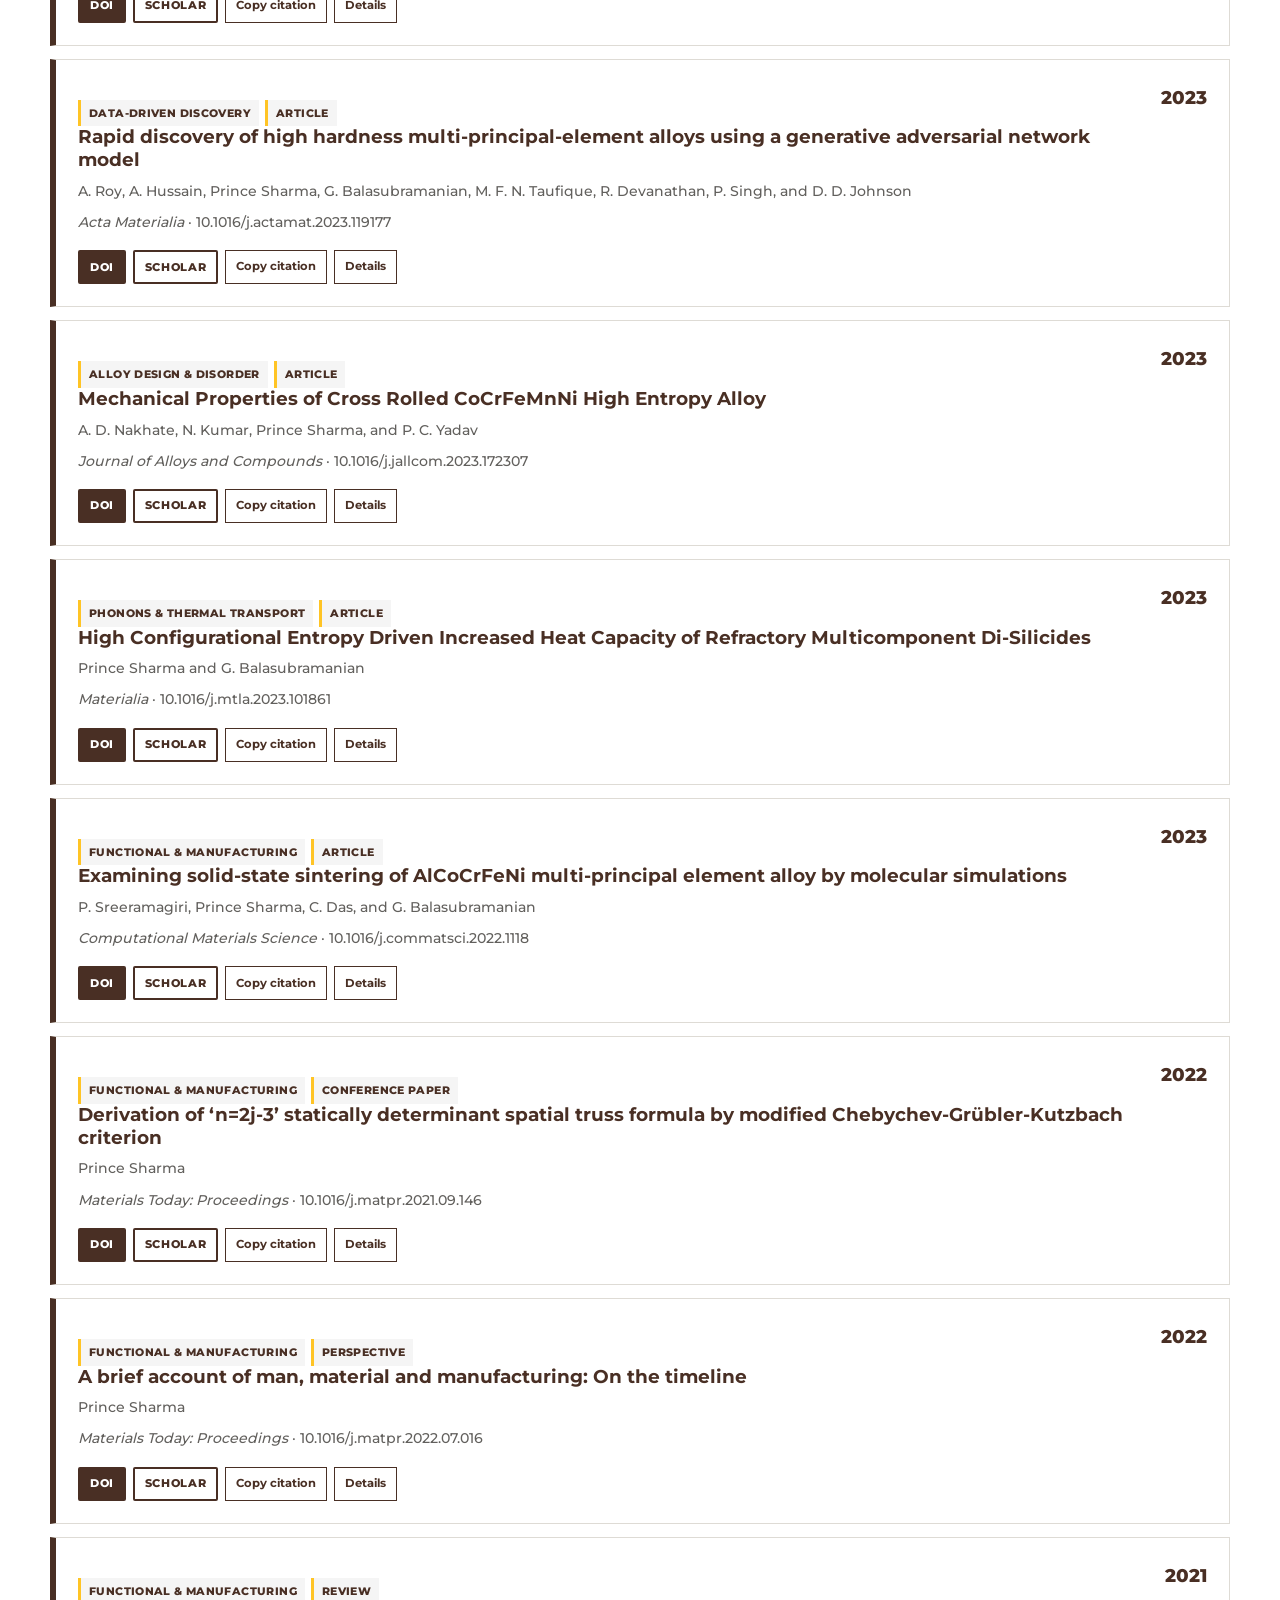
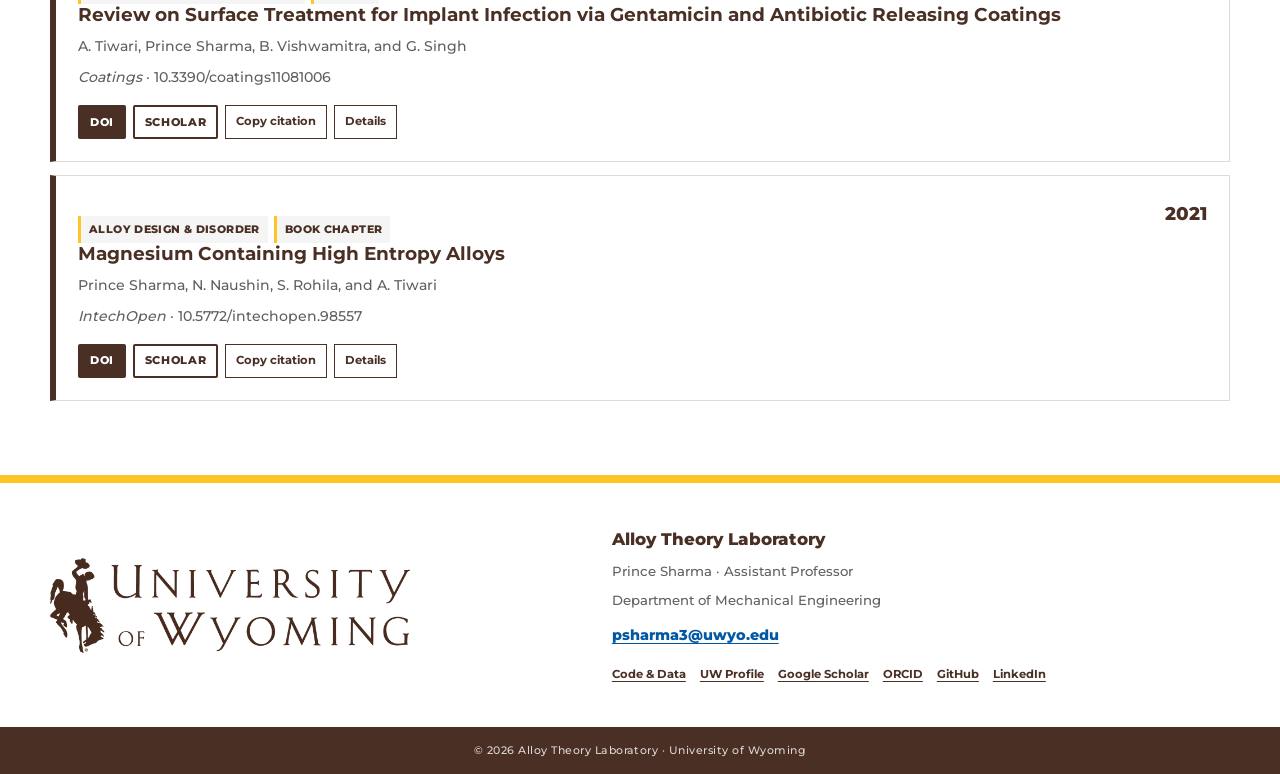
<file: projects.html>
<!DOCTYPE html>
<html lang="en">
<head>
    <!-- Google tag (gtag.js) -->
    <script async src="https://www.googletagmanager.com/gtag/js?id=G-FSVHR3P86E"></script>
    <script>
      window.dataLayer = window.dataLayer || [];
      function gtag(){dataLayer.push(arguments);}
      gtag('js', new Date());
      gtag('config', 'G-FSVHR3P86E');
    </script>

    <meta charset="UTF-8">
    <meta name="viewport" content="width=device-width, initial-scale=1.0">
    <title>Publications | Alloy Theory Laboratory</title>
    <meta name="description" content="Search and filter publications by Prince Sharma in alloy design, high-entropy materials, lattice dynamics, thermal transport, and data-driven materials science.">
    <link rel="canonical" href="https://alloytheorylab.github.io/projects.html">
    <meta property="og:title" content="Publications | Alloy Theory Laboratory">
    <meta property="og:description" content="Interactive publication record with DOI, citation, topic, and research-resource links.">
    <meta property="og:type" content="website">
    <meta property="og:url" content="https://alloytheorylab.github.io/projects.html">
    <link rel="stylesheet" href="site.css">
</head>
<body data-page="publications">
    <div data-site-header></div>

    <main id="main-content">
        <section class="page-hero">
            <div class="section-inner">
                <p class="eyebrow">Alloy Theory Laboratory</p>
                <h1>Publications</h1>
                <p class="lead">Explore publications by year, topic, or article type. Each entry provides direct research links and a copyable citation.</p>
                <div class="button-row">
                    <a class="button" href="https://scholar.google.com/citations?hl=en&amp;user=YZE2WrEAAAAJ&amp;view_op=list_works&amp;sortby=pubdate" target="_blank" rel="noopener noreferrer">Google Scholar</a>
                    <a class="button secondary" href="data.html">Open Data</a>
                </div>
            </div>
        </section>

        <section class="section-block">
            <div class="section-inner">
                <div class="section-heading">
                    <p class="eyebrow">Interactive bibliography</p>
                    <h2>Find a publication</h2>
                    <p>Search the complete list by title, author, journal, DOI, keyword, research topic, or publication year.</p>
                </div>

                <div class="filters" aria-label="Publication filters">
                    <label>Search
                        <input id="publication-search" type="search" placeholder="Title, author, journal, DOI, or keyword">
                    </label>
                    <label>Topic
                        <select id="publication-topic"><option value="">All topics</option></select>
                    </label>
                    <label>Year
                        <select id="publication-year"><option value="">All years</option></select>
                    </label>
                </div>
                <p class="result-meta" id="publication-count" aria-live="polite"></p>
                <div class="publication-list" id="publication-list"></div>
                <noscript><p class="notice">JavaScript is required for the interactive filters. The complete publication record is also available through Google Scholar.</p></noscript>
            </div>
        </section>
    </main>

    <div data-site-footer></div>
    <script src="site.js"></script>
    <script src="publications.js"></script>
</body>
</html>
</file>
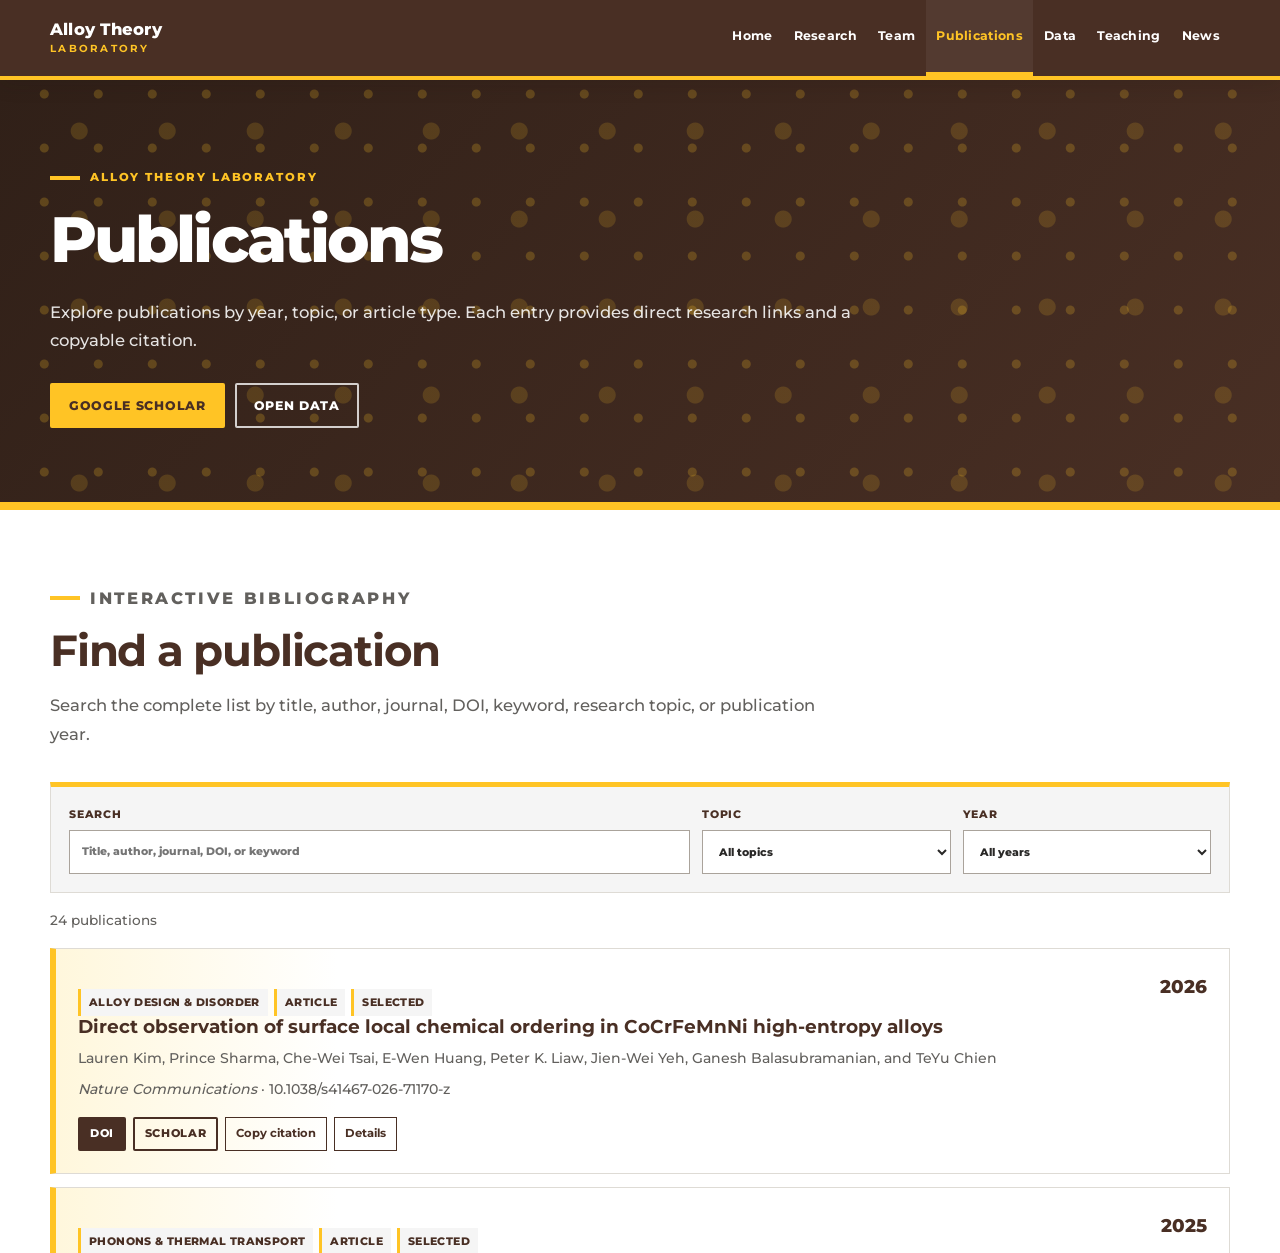
<file: publications.html>
<!DOCTYPE html>
<html lang="en">
<head>
    <!-- Google tag (gtag.js) -->
    <script async src="https://www.googletagmanager.com/gtag/js?id=G-FSVHR3P86E"></script>
    <script>
      window.dataLayer = window.dataLayer || [];
      function gtag(){dataLayer.push(arguments);}
      gtag('js', new Date());
      gtag('config', 'G-FSVHR3P86E');
    </script>

    <meta charset="UTF-8">
    <meta name="viewport" content="width=device-width, initial-scale=1.0">
    <title>Publications | Alloy Theory Laboratory</title>
    <meta name="robots" content="noindex">
    <link rel="canonical" href="https://alloytheorylab.github.io/projects.html">
    <meta http-equiv="refresh" content="0; url=projects.html">
    <link rel="stylesheet" href="site.css">
</head>
<body data-page="publications">
    <div data-site-header></div>
    <main id="main-content" class="page-shell"><div class="redirect-card"><h1>Publications</h1><p>The interactive publication record is available here.</p><a class="button" href="projects.html">Continue to Publications</a></div></main>
    <div data-site-footer></div>
    <script src="site.js"></script>
</body>
</html>
</file>
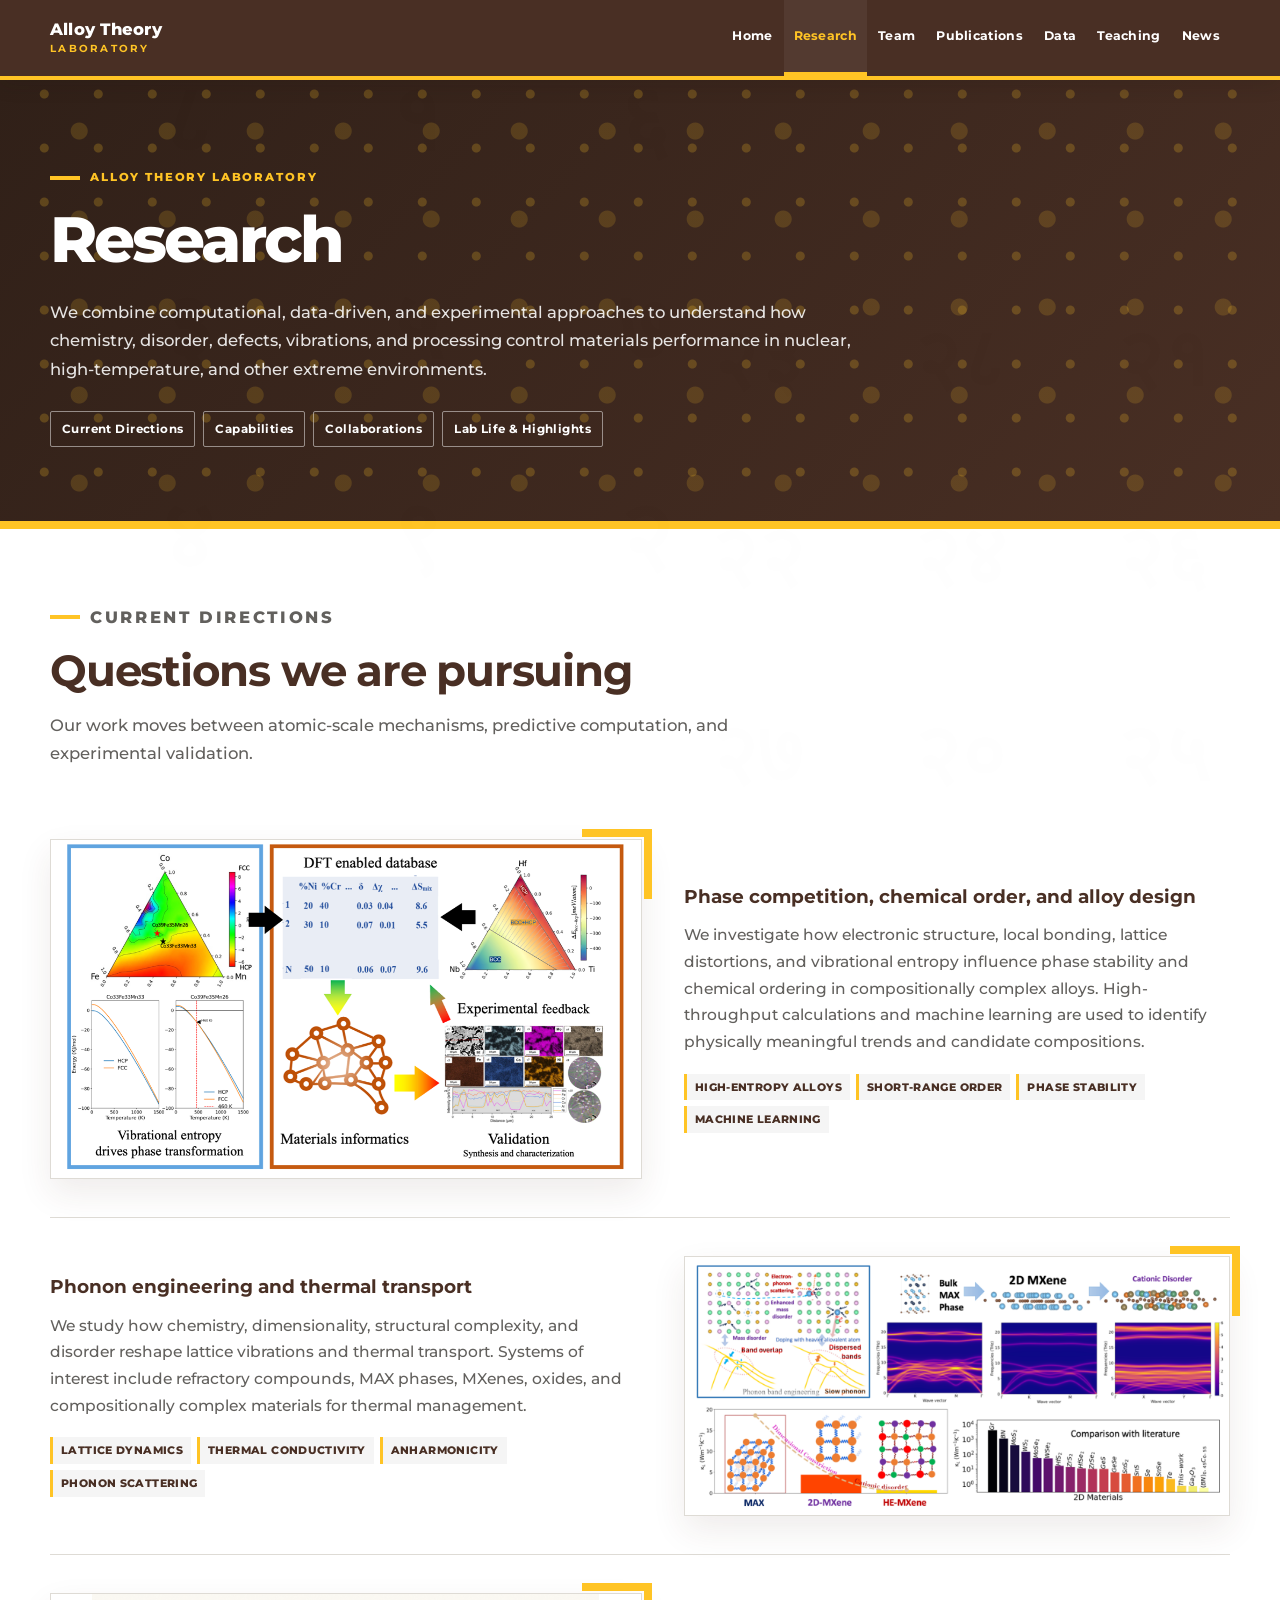
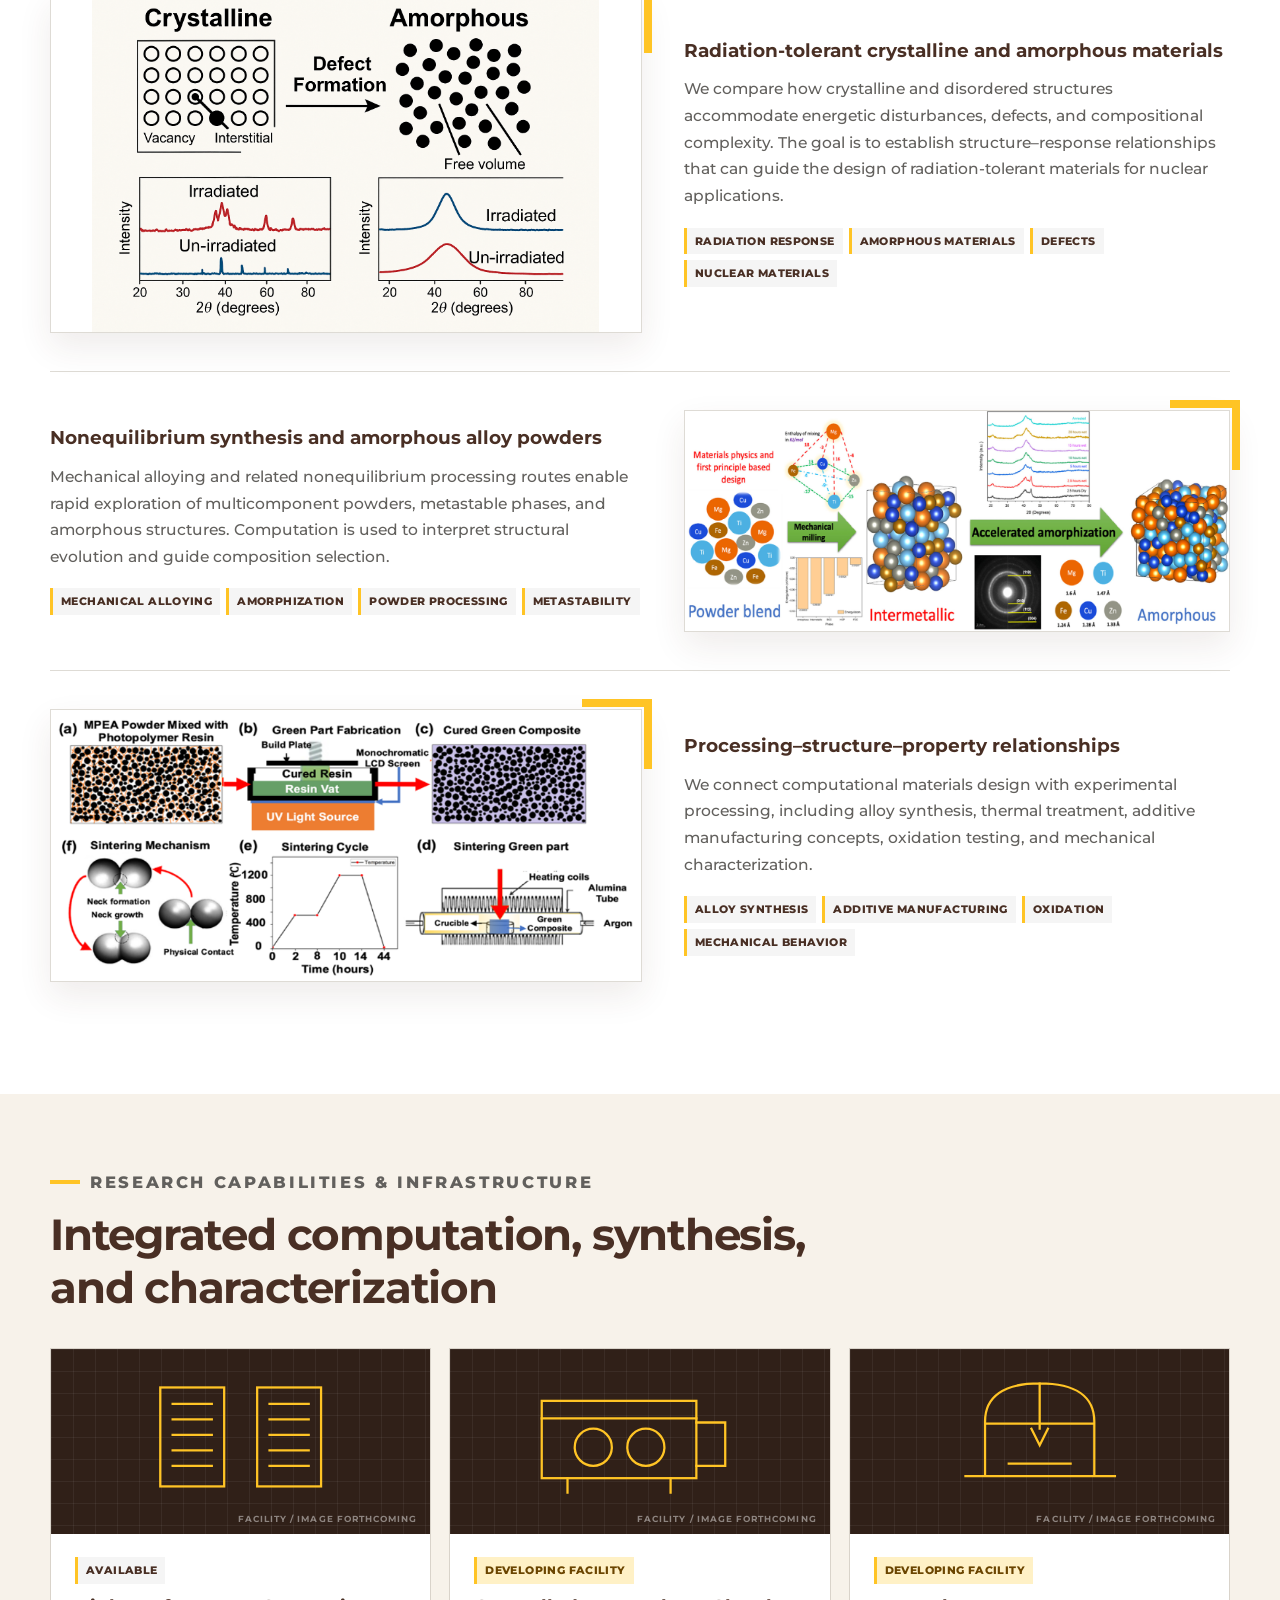
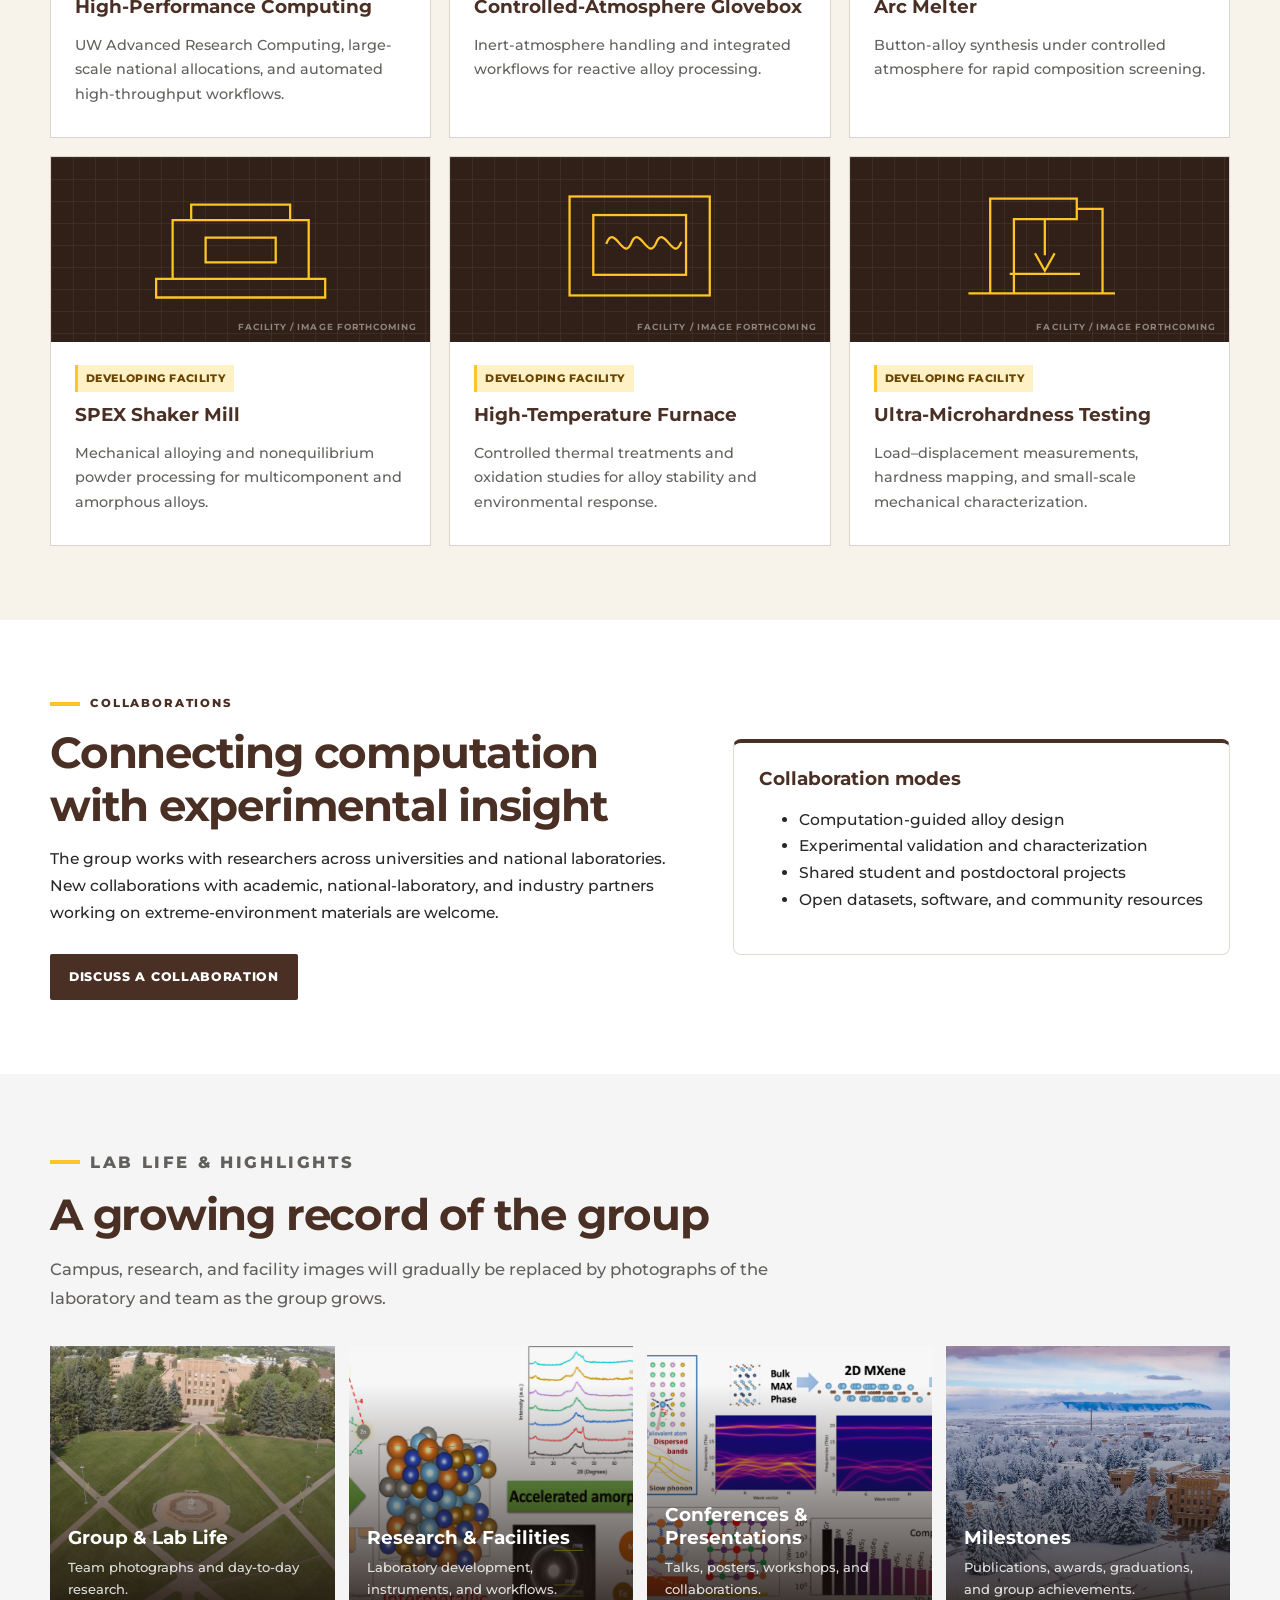
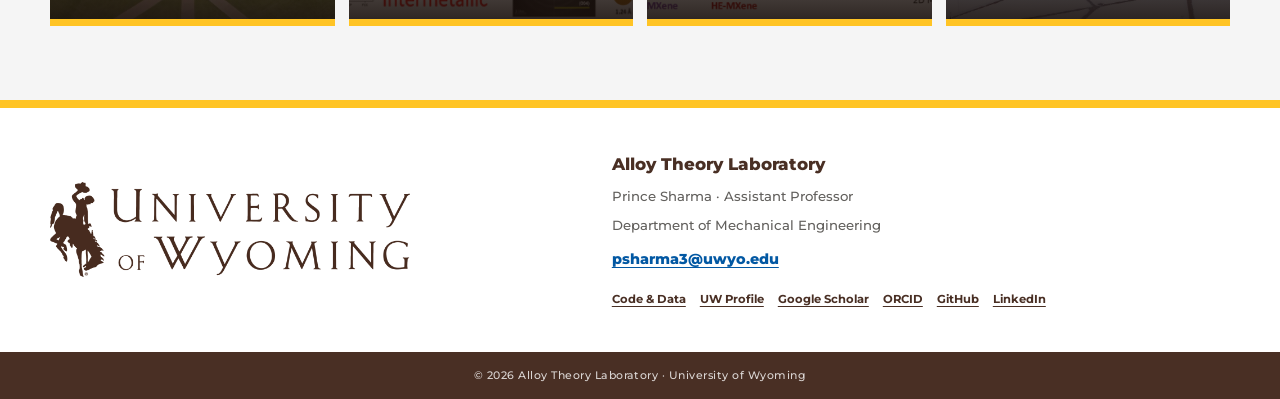
<file: research.html>
<!DOCTYPE html>
<html lang="en">
<head>
    <!-- Google tag (gtag.js) -->
    <script async src="https://www.googletagmanager.com/gtag/js?id=G-FSVHR3P86E"></script>
    <script>
      window.dataLayer = window.dataLayer || [];
      function gtag(){dataLayer.push(arguments);}
      gtag('js', new Date());
      gtag('config', 'G-FSVHR3P86E');
    </script>
    <meta charset="UTF-8"><meta name="viewport" content="width=device-width, initial-scale=1.0"><title>Research | Alloy Theory Laboratory</title><meta name="description" content="Alloy theory, chemical disorder, lattice dynamics, machine learning, synthesis, and experimental materials research at the University of Wyoming."><link rel="canonical" href="https://alloytheorylab.github.io/research.html"><meta property="og:title" content="Research | Alloy Theory Laboratory"><meta property="og:description" content="Computational and experimental materials science at the University of Wyoming."><meta property="og:type" content="website"><meta property="og:url" content="https://alloytheorylab.github.io/research.html"><link rel="stylesheet" href="site.css">
    <style>
      /* Numbers-only yantra watermark. 0.5% opacity keeps it effectively hidden in normal viewing. */
      .yantra-watermark{position:fixed;inset:0;width:100vw;height:100vh;opacity:.005;pointer-events:none;z-index:90;color:#492f24}
      .yantra-watermark text{font-family:"Noto Sans Devanagari","Kohinoor Devanagari","Mangal",sans-serif;font-weight:700;fill:currentColor}
    </style>
</head>
<body data-page="research">
<svg class="yantra-watermark" viewBox="0 0 1200 900" preserveAspectRatio="xMidYMid slice" aria-hidden="true" focusable="false">
  <!-- Ganesha numerical square (upper field), numbers only. -->
  <g font-size="88" text-anchor="middle">
    <text x="175" y="170">८</text><text x="390" y="170">१</text><text x="605" y="170">६</text>
    <text x="175" y="365">३</text><text x="390" y="365">५</text><text x="605" y="365">७</text>
    <text x="175" y="560">४</text><text x="390" y="560">९</text><text x="605" y="560">२</text>
  </g>
  <!-- Kuber numerical square (lower/right field), numbers only. -->
  <g font-size="76" text-anchor="middle">
    <text x="710" y="390">२३</text><text x="900" y="390">२८</text><text x="1090" y="390">२१</text>
    <text x="710" y="575">२२</text><text x="900" y="575">२४</text><text x="1090" y="575">२६</text>
    <text x="710" y="760">२७</text><text x="900" y="760">२०</text><text x="1090" y="760">२५</text>
  </g>
</svg>
<div data-site-header></div>
<main id="main-content">
<section class="page-hero"><div class="section-inner"><p class="eyebrow">Alloy Theory Laboratory</p><h1>Research</h1><p class="lead">We combine computational, data-driven, and experimental approaches to understand how chemistry, disorder, defects, vibrations, and processing control materials performance in nuclear, high-temperature, and other extreme environments.</p><nav class="anchor-nav" aria-label="Research page sections"><a href="#directions">Current Directions</a><a href="#capabilities">Capabilities</a><a href="#collaborations">Collaborations</a><a href="#lab-life">Lab Life &amp; Highlights</a></nav></div></section>
<section class="section-block" id="directions"><div class="section-inner"><div class="section-heading"><p class="eyebrow">Current directions</p><h2>Questions we are pursuing</h2><p>Our work moves between atomic-scale mechanisms, predictive computation, and experimental validation.</p></div>
<article class="research-project"><div><h3>Phase competition, chemical order, and alloy design</h3><p>We investigate how electronic structure, local bonding, lattice distortions, and vibrational entropy influence phase stability and chemical ordering in compositionally complex alloys. High-throughput calculations and machine learning are used to identify physically meaningful trends and candidate compositions.</p><div class="tag-list"><span class="tag">High-entropy alloys</span><span class="tag">Short-range order</span><span class="tag">Phase stability</span><span class="tag">Machine learning</span></div></div><div class="research-visual"><img src="GA/M1-alloy-phase-ML.png" alt="DFT energetics and machine-learning workflow for alloy design" loading="lazy"></div></article>
<article class="research-project"><div><h3>Phonon engineering and thermal transport</h3><p>We study how chemistry, dimensionality, structural complexity, and disorder reshape lattice vibrations and thermal transport. Systems of interest include refractory compounds, MAX phases, MXenes, oxides, and compositionally complex materials for thermal management.</p><div class="tag-list"><span class="tag">Lattice dynamics</span><span class="tag">Thermal conductivity</span><span class="tag">Anharmonicity</span><span class="tag">Phonon scattering</span></div></div><div class="research-visual"><img src="GA/M2-Phonon-Kappa-extreme.png" alt="Crystal structures, phonon dispersions, and thermal conductivity comparisons" loading="lazy"></div></article>
<article class="research-project"><div><h3>Radiation-tolerant crystalline and amorphous materials</h3><p>We compare how crystalline and disordered structures accommodate energetic disturbances, defects, and compositional complexity. The goal is to establish structure–response relationships that can guide the design of radiation-tolerant materials for nuclear applications.</p><div class="tag-list"><span class="tag">Radiation response</span><span class="tag">Amorphous materials</span><span class="tag">Defects</span><span class="tag">Nuclear materials</span></div></div><div class="research-visual"><img src="GA/M6.png" alt="Computational and experimental comparison of crystalline and amorphous radiation response" loading="lazy"></div></article>
<article class="research-project"><div><h3>Nonequilibrium synthesis and amorphous alloy powders</h3><p>Mechanical alloying and related nonequilibrium processing routes enable rapid exploration of multicomponent powders, metastable phases, and amorphous structures. Computation is used to interpret structural evolution and guide composition selection.</p><div class="tag-list"><span class="tag">Mechanical alloying</span><span class="tag">Amorphization</span><span class="tag">Powder processing</span><span class="tag">Metastability</span></div></div><div class="research-visual"><img src="GA/M3-Powder.png" alt="Amorphization process and powder microstructure" loading="lazy"></div></article>
<article class="research-project"><div><h3>Processing–structure–property relationships</h3><p>We connect computational materials design with experimental processing, including alloy synthesis, thermal treatment, additive manufacturing concepts, oxidation testing, and mechanical characterization.</p><div class="tag-list"><span class="tag">Alloy synthesis</span><span class="tag">Additive manufacturing</span><span class="tag">Oxidation</span><span class="tag">Mechanical behavior</span></div></div><div class="research-visual"><img src="GA/M4-AM-methods.png" alt="Schematic of a materials processing and additive manufacturing route" loading="lazy"></div></article>
</div></section>
<section class="section-block tint" id="capabilities"><div class="section-inner"><div class="section-heading"><p class="eyebrow">Research capabilities &amp; infrastructure</p><h2>Integrated computation, synthesis, and characterization</h2></div><div class="equipment-grid">
<article class="equipment-card"><div class="equipment-visual" aria-label="Technical drawing of high-performance computing infrastructure"><svg viewBox="0 0 240 130" role="img"><rect x="42" y="15" width="62" height="96"/><rect x="136" y="15" width="62" height="96"/><path d="M54 31h38M54 46h38M54 61h38M54 76h38M54 91h38M148 31h38M148 46h38M148 61h38M148 76h38M148 91h38"/></svg></div><span class="status">Available</span><h3>High-Performance Computing</h3><p>UW Advanced Research Computing, large-scale national allocations, and automated high-throughput workflows.</p></article>
<article class="equipment-card"><div class="equipment-visual" aria-label="Technical drawing of a controlled-atmosphere glovebox"><svg viewBox="0 0 240 130" role="img"><rect x="25" y="28" width="150" height="75"/><path d="M25 45h150M50 103v14M150 103v14M175 49h28v42h-28"/><circle cx="75" cy="73" r="18"/><circle cx="126" cy="73" r="18"/></svg></div><span class="status developing">Developing facility</span><h3>Controlled-Atmosphere Glovebox</h3><p>Inert-atmosphere handling and integrated workflows for reactive alloy processing.</p></article>
<article class="equipment-card"><div class="equipment-visual" aria-label="Technical drawing of an arc melting system"><svg viewBox="0 0 240 130" role="img"><path d="M48 101h145M67 101V48c0-24 18-37 53-37s53 13 53 37v53M67 50h106M120 11v44M112 55l8 16 8-16M90 89h60"/></svg></div><span class="status developing">Developing facility</span><h3>Arc Melter</h3><p>Button-alloy synthesis under controlled atmosphere for rapid composition screening.</p></article>
<article class="equipment-card"><div class="equipment-visual" aria-label="Technical drawing of a SPEX shaker mill"><svg viewBox="0 0 240 130" role="img"><path d="M38 96h164v18H38zM54 39h132v57H54zM72 39V24h96v15M86 56h68v24H86z"/></svg></div><span class="status developing">Developing facility</span><h3>SPEX Shaker Mill</h3><p>Mechanical alloying and nonequilibrium powder processing for multicomponent and amorphous alloys.</p></article>
<article class="equipment-card"><div class="equipment-visual" aria-label="Technical drawing of a high-temperature furnace"><svg viewBox="0 0 240 130" role="img"><rect x="52" y="16" width="136" height="96"/><rect x="75" y="34" width="90" height="58"/><path d="M88 61c8-19 16 19 24 0s16 19 24 0 16 19 24 0"/></svg></div><span class="status developing">Developing facility</span><h3>High-Temperature Furnace</h3><p>Controlled thermal treatments and oxidation studies for alloy stability and environmental response.</p></article>
<article class="equipment-card"><div class="equipment-visual" aria-label="Technical drawing of an ultra-microhardness instrument"><svg viewBox="0 0 240 130" role="img"><path d="M52 110h140M72 110V18h84v20H95v72M156 28h25v82M125 38v34M116 72l9 16 9-16M92 91h66"/></svg></div><span class="status developing">Developing facility</span><h3>Ultra-Microhardness Testing</h3><p>Load–displacement measurements, hardness mapping, and small-scale mechanical characterization.</p></article>
</div></div></section>
<section class="section-block" id="collaborations"><div class="section-inner feature-split"><div><p class="eyebrow">Collaborations</p><h2>Connecting computation with experimental insight</h2><p>The group works with researchers across universities and national laboratories. New collaborations with academic, national-laboratory, and industry partners working on extreme-environment materials are welcome.</p><div class="button-row"><a class="button" href="mailto:psharma3@uwyo.edu?subject=Research%20collaboration">Discuss a Collaboration</a></div></div><aside class="card"><h3>Collaboration modes</h3><ul><li>Computation-guided alloy design</li><li>Experimental validation and characterization</li><li>Shared student and postdoctoral projects</li><li>Open datasets, software, and community resources</li></ul></aside></div></section>
<section class="section-block alt" id="lab-life"><div class="section-inner"><div class="section-heading"><p class="eyebrow">Lab life &amp; highlights</p><h2>A growing record of the group</h2><p>Campus, research, and facility images will gradually be replaced by photographs of the laboratory and team as the group grows.</p></div><div class="gallery-preview"><article class="gallery-tile" style="background-image:url('assets/uw/UW-Campus-Summer.jpg')"><div class="tile-copy"><h3>Group &amp; Lab Life</h3><p>Team photographs and day-to-day research.</p></div></article><article class="gallery-tile" style="background-image:url('GA/M3-Powder.png')"><div class="tile-copy"><h3>Research &amp; Facilities</h3><p>Laboratory development, instruments, and workflows.</p></div></article><article class="gallery-tile" style="background-image:url('GA/M2-Phonon-Kappa-extreme.png')"><div class="tile-copy"><h3>Conferences &amp; Presentations</h3><p>Talks, posters, workshops, and collaborations.</p></div></article><article class="gallery-tile" style="background-image:url('assets/uw/UW-Campus-Winter.jpg')"><div class="tile-copy"><h3>Milestones</h3><p>Publications, awards, graduations, and group achievements.</p></div></article></div></div></section>
</main><div data-site-footer></div><script src="site.js"></script></body></html>
</file>
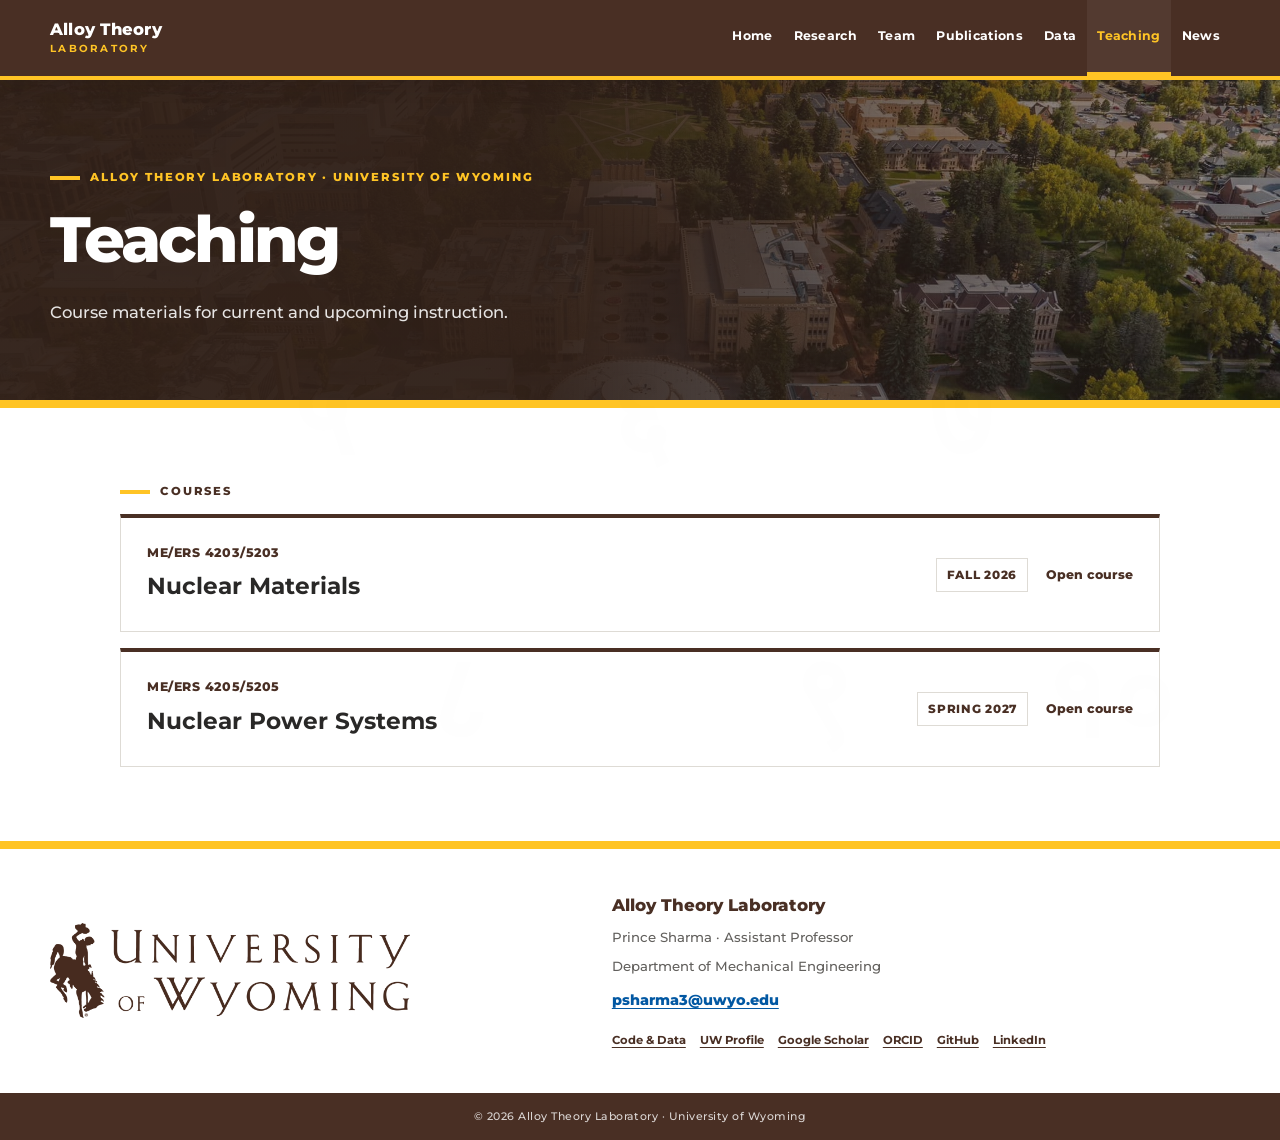
<file: teaching.html>
<!DOCTYPE html>
<html lang="en">
<head>
    <!-- Google tag (gtag.js) -->
    <script async src="https://www.googletagmanager.com/gtag/js?id=G-FSVHR3P86E"></script>
    <script>
      window.dataLayer = window.dataLayer || [];
      function gtag(){dataLayer.push(arguments);}
      gtag('js', new Date());
      gtag('config', 'G-FSVHR3P86E');
    </script>
    <meta charset="UTF-8"><meta name="viewport" content="width=device-width, initial-scale=1.0">
    <title>Teaching | Alloy Theory Laboratory</title>
    <meta name="description" content="Nuclear materials and nuclear power systems courses by Prince Sharma at the University of Wyoming.">
    <link rel="canonical" href="https://alloytheorylab.github.io/teaching.html">
    <meta property="og:title" content="Teaching | Alloy Theory Laboratory"><meta property="og:description" content="Nuclear materials and nuclear power systems education at the University of Wyoming."><meta property="og:type" content="website"><meta property="og:url" content="https://alloytheorylab.github.io/teaching.html">
    <link rel="stylesheet" href="site.css">
    <style>
      .yantra-watermark{position:fixed;inset:0;width:100vw;height:100vh;opacity:.005;pointer-events:none;z-index:90;color:#492f24}.yantra-watermark text{font-family:"Noto Sans Devanagari","Kohinoor Devanagari","Mangal",sans-serif;font-weight:700;fill:currentColor}
      .course-shell{max-width:1040px}.courses-list{display:grid;gap:16px}.course-panel{border:1px solid var(--line);border-top:4px solid var(--brand);background:#fff}.course-summary{display:grid;grid-template-columns:minmax(0,1fr) auto auto;gap:18px;align-items:center;padding:24px 26px;cursor:pointer;list-style:none}.course-summary::-webkit-details-marker{display:none}.course-summary-copy{display:grid;gap:4px}.course-code{margin:0;color:var(--brand);font-size:.78rem;font-weight:800;letter-spacing:.045em}.course-name{color:var(--ink);font-size:1.45rem;font-weight:700}.term{display:inline-block;padding:6px 10px;border:1px solid var(--line);color:var(--brand);background:#fff;font-size:.74rem;font-weight:800;text-transform:uppercase;letter-spacing:.06em;white-space:nowrap}.course-toggle{color:var(--brand);font-size:.78rem;font-weight:800;white-space:nowrap}.course-panel[open] .course-toggle::after{content:"Close"}.course-panel:not([open]) .course-toggle::after{content:"Open course"}.course-body{padding:0 26px 30px;border-top:1px solid var(--line)}.course-description{max-width:790px;margin-top:24px}.materials-head{display:flex;align-items:end;justify-content:space-between;gap:24px;margin-top:34px;margin-bottom:18px}.materials-head p{max-width:660px}.notes-card{display:flex;align-items:center;justify-content:space-between;gap:24px;padding:20px 22px;margin-bottom:14px;border:1px solid var(--line);border-left:5px solid var(--accent);background:var(--surface-warm)}.notes-card h3{margin:0}.file-actions{display:flex;flex-wrap:wrap;gap:8px;flex:0 0 auto}.file-action{display:inline-flex;align-items:center;justify-content:center;min-height:36px;padding:7px 11px;border:1px solid var(--brand);color:var(--brand);background:#fff;text-decoration:none;font-size:.72rem;font-weight:800;letter-spacing:.04em;text-transform:uppercase}.file-action:hover{color:var(--accent-ink);border-color:var(--accent);background:var(--accent)}
      .materials-list{border-top:1px solid var(--line)}.material-unit{border-bottom:1px solid var(--line);background:#fff}.material-unit summary{display:grid;grid-template-columns:54px minmax(0,1fr) auto;gap:16px;align-items:center;padding:18px 8px;cursor:pointer;list-style:none}.material-unit summary::-webkit-details-marker{display:none}.unit-number{display:grid;place-items:center;width:42px;height:42px;border:2px solid var(--brand);color:var(--brand);font-weight:800}.unit-title{color:var(--ink);font-weight:700}.expand-mark{color:var(--brand);font-size:.78rem;font-weight:800}.material-unit[open] .expand-mark::after{content:"Close"}.material-unit:not([open]) .expand-mark::after{content:"View options"}.unit-actions{display:flex;gap:8px;padding:0 8px 18px 78px}
      .class-block{margin-top:42px;padding-top:34px;border-top:1px solid var(--line)}.class-label{margin-bottom:14px}.class-placeholder{min-height:250px;display:grid;place-items:center;border:1px solid var(--line);background:var(--surface-soft)}.class-placeholder svg{width:min(520px,94%);height:auto}.coming{margin:22px 0 0;color:var(--brand);font-weight:800}
      @media(max-width:660px){.course-summary{grid-template-columns:1fr auto}.course-toggle{grid-column:1/-1}.materials-head,.notes-card{align-items:flex-start;flex-direction:column}.material-unit summary{grid-template-columns:46px minmax(0,1fr)}.expand-mark{grid-column:2}.unit-actions{padding-left:70px}.file-actions{width:100%}.file-action{flex:1}.course-body{padding-inline:18px}}
    </style>
</head>
<body data-page="teaching">
  <svg class="yantra-watermark" viewBox="0 0 1200 900" preserveAspectRatio="xMidYMid slice" aria-hidden="true" focusable="false">
    <!-- Saraswati yantra represented only by its Devanagari numeral sequence; no enclosing geometry. -->
    <g font-size="110" text-anchor="middle">
      <text x="190" y="185">१</text><text x="475" y="185">२</text><text x="760" y="185">३</text><text x="1045" y="185">४</text>
      <text x="300" y="455">५</text><text x="600" y="455">६</text><text x="900" y="455">७</text>
      <text x="430" y="720">८</text><text x="770" y="720">९</text><text x="1040" y="720">१०</text>
    </g>
  </svg>

  <div data-site-header></div>
  <main id="main-content">
    <section class="page-hero"><div class="section-inner"><p class="eyebrow">Alloy Theory Laboratory · University of Wyoming</p><h1>Teaching</h1><p class="lead">Course materials for current and upcoming instruction.</p></div></section>

    <section class="section-block"><div class="section-inner course-shell">
      <p class="eyebrow">Courses</p>
      <div class="courses-list">
        <details class="course-panel" id="nuclear-materials">
          <summary class="course-summary"><span class="course-summary-copy"><span class="course-code">ME/ERS 4203/5203</span><span class="course-name">Nuclear Materials</span></span><span class="term">Fall 2026</span><span class="course-toggle" aria-hidden="true"></span></summary>
          <div class="course-body">
            <p class="course-description">Materials selection, behavior, and degradation in nuclear environments, from atomic-scale defects and irradiation damage to fuel, structural materials, and component performance.</p>

            <div class="materials-head"><div><p class="eyebrow">Course materials</p><h2>Reading notes and slides</h2></div></div>

            <article class="notes-card"><div><h3>Complete Reading Notes</h3><p>One combined set of reading notes for all seven units.</p></div><div class="file-actions"><a class="file-action" href="teaching/nuclear-materials/reading-notes/Nuclear-Materials-Reading-Notes.pdf" target="_blank" rel="noopener noreferrer">View PDF</a><a class="file-action" href="teaching/nuclear-materials/reading-notes/Nuclear-Materials-Reading-Notes.pdf" download>Download</a></div></article>

            <div class="materials-list">
              <details class="material-unit"><summary><span class="unit-number">1</span><span class="unit-title">Introduction to Nuclear Materials</span><span class="expand-mark" aria-hidden="true"></span></summary><div class="unit-actions"><a class="file-action" href="teaching/nuclear-materials/slides/Unit-01-Introduction-to-Nuclear-Materials.pdf" target="_blank" rel="noopener noreferrer">View PDF</a><a class="file-action" href="teaching/nuclear-materials/slides/Unit-01-Introduction-to-Nuclear-Materials.pdf" download>Download</a></div></details>
              <details class="material-unit"><summary><span class="unit-number">2</span><span class="unit-title">Crystal Structure and Defects</span><span class="expand-mark" aria-hidden="true"></span></summary><div class="unit-actions"><a class="file-action" href="teaching/nuclear-materials/slides/Unit-02-Crystal-Structure-and-Defects.pdf" target="_blank" rel="noopener noreferrer">View PDF</a><a class="file-action" href="teaching/nuclear-materials/slides/Unit-02-Crystal-Structure-and-Defects.pdf" download>Download</a></div></details>
              <details class="material-unit"><summary><span class="unit-number">3</span><span class="unit-title">Radiation Damage</span><span class="expand-mark" aria-hidden="true"></span></summary><div class="unit-actions"><a class="file-action" href="teaching/nuclear-materials/slides/Unit-03-Radiation-Damage.pdf" target="_blank" rel="noopener noreferrer">View PDF</a><a class="file-action" href="teaching/nuclear-materials/slides/Unit-03-Radiation-Damage.pdf" download>Download</a></div></details>
              <details class="material-unit"><summary><span class="unit-number">4</span><span class="unit-title">Defect Evolution and Transport</span><span class="expand-mark" aria-hidden="true"></span></summary><div class="unit-actions"><a class="file-action" href="teaching/nuclear-materials/slides/Unit-04-Defect-Evolution-and-Transport.pdf" target="_blank" rel="noopener noreferrer">View PDF</a><a class="file-action" href="teaching/nuclear-materials/slides/Unit-04-Defect-Evolution-and-Transport.pdf" download>Download</a></div></details>
              <details class="material-unit"><summary><span class="unit-number">5</span><span class="unit-title">Mechanical Properties after Irradiation</span><span class="expand-mark" aria-hidden="true"></span></summary><div class="unit-actions"><a class="file-action" href="teaching/nuclear-materials/slides/Unit-05-Mechanical-Properties-after-Irradiation.pdf" target="_blank" rel="noopener noreferrer">View PDF</a><a class="file-action" href="teaching/nuclear-materials/slides/Unit-05-Mechanical-Properties-after-Irradiation.pdf" download>Download</a></div></details>
              <details class="material-unit"><summary><span class="unit-number">6</span><span class="unit-title">Nuclear Fuel Materials</span><span class="expand-mark" aria-hidden="true"></span></summary><div class="unit-actions"><a class="file-action" href="teaching/nuclear-materials/slides/Unit-06-Nuclear-Fuel-Materials.pdf" target="_blank" rel="noopener noreferrer">View PDF</a><a class="file-action" href="teaching/nuclear-materials/slides/Unit-06-Nuclear-Fuel-Materials.pdf" download>Download</a></div></details>
              <details class="material-unit"><summary><span class="unit-number">7</span><span class="unit-title">Corrosion and Environmental Degradation</span><span class="expand-mark" aria-hidden="true"></span></summary><div class="unit-actions"><a class="file-action" href="teaching/nuclear-materials/slides/Unit-07-Corrosion-and-Environmental-Degradation.pdf" target="_blank" rel="noopener noreferrer">View PDF</a><a class="file-action" href="teaching/nuclear-materials/slides/Unit-07-Corrosion-and-Environmental-Degradation.pdf" download>Download</a></div></details>
            </div>

            <div class="class-block"><p class="eyebrow class-label">Class · Fall 2026</p><div class="class-placeholder" aria-label="Fall 2026 Nuclear Materials class image"><svg viewBox="0 0 520 270" role="img"><rect x="28" y="22" width="464" height="224" rx="8" fill="#fff" stroke="#dedbd5"/><circle cx="128" cy="133" r="28" fill="#dedbd5"/><circle cx="216" cy="133" r="28" fill="#dedbd5"/><circle cx="304" cy="133" r="28" fill="#dedbd5"/><circle cx="392" cy="133" r="28" fill="#dedbd5"/><path d="M88 205c7-36 73-36 80 0M176 205c7-36 73-36 80 0M264 205c7-36 73-36 80 0M352 205c7-36 73-36 80 0" fill="none" stroke="#492f24" stroke-width="5"/><text x="260" y="70" text-anchor="middle" font-size="18" font-weight="700" fill="#492f24">Fall 2026 · Nuclear Materials</text></svg></div></div>
          </div>
        </details>

        <details class="course-panel" id="nuclear-power-systems">
          <summary class="course-summary"><span class="course-summary-copy"><span class="course-code">ME/ERS 4205/5205</span><span class="course-name">Nuclear Power Systems</span></span><span class="term">Spring 2027</span><span class="course-toggle" aria-hidden="true"></span></summary>
          <div class="course-body"><p class="coming">Coming Spring 2027</p></div>
        </details>
      </div>
    </div></section>
  </main>
  <div data-site-footer></div><script src="site.js"></script>
</body></html>
</file>
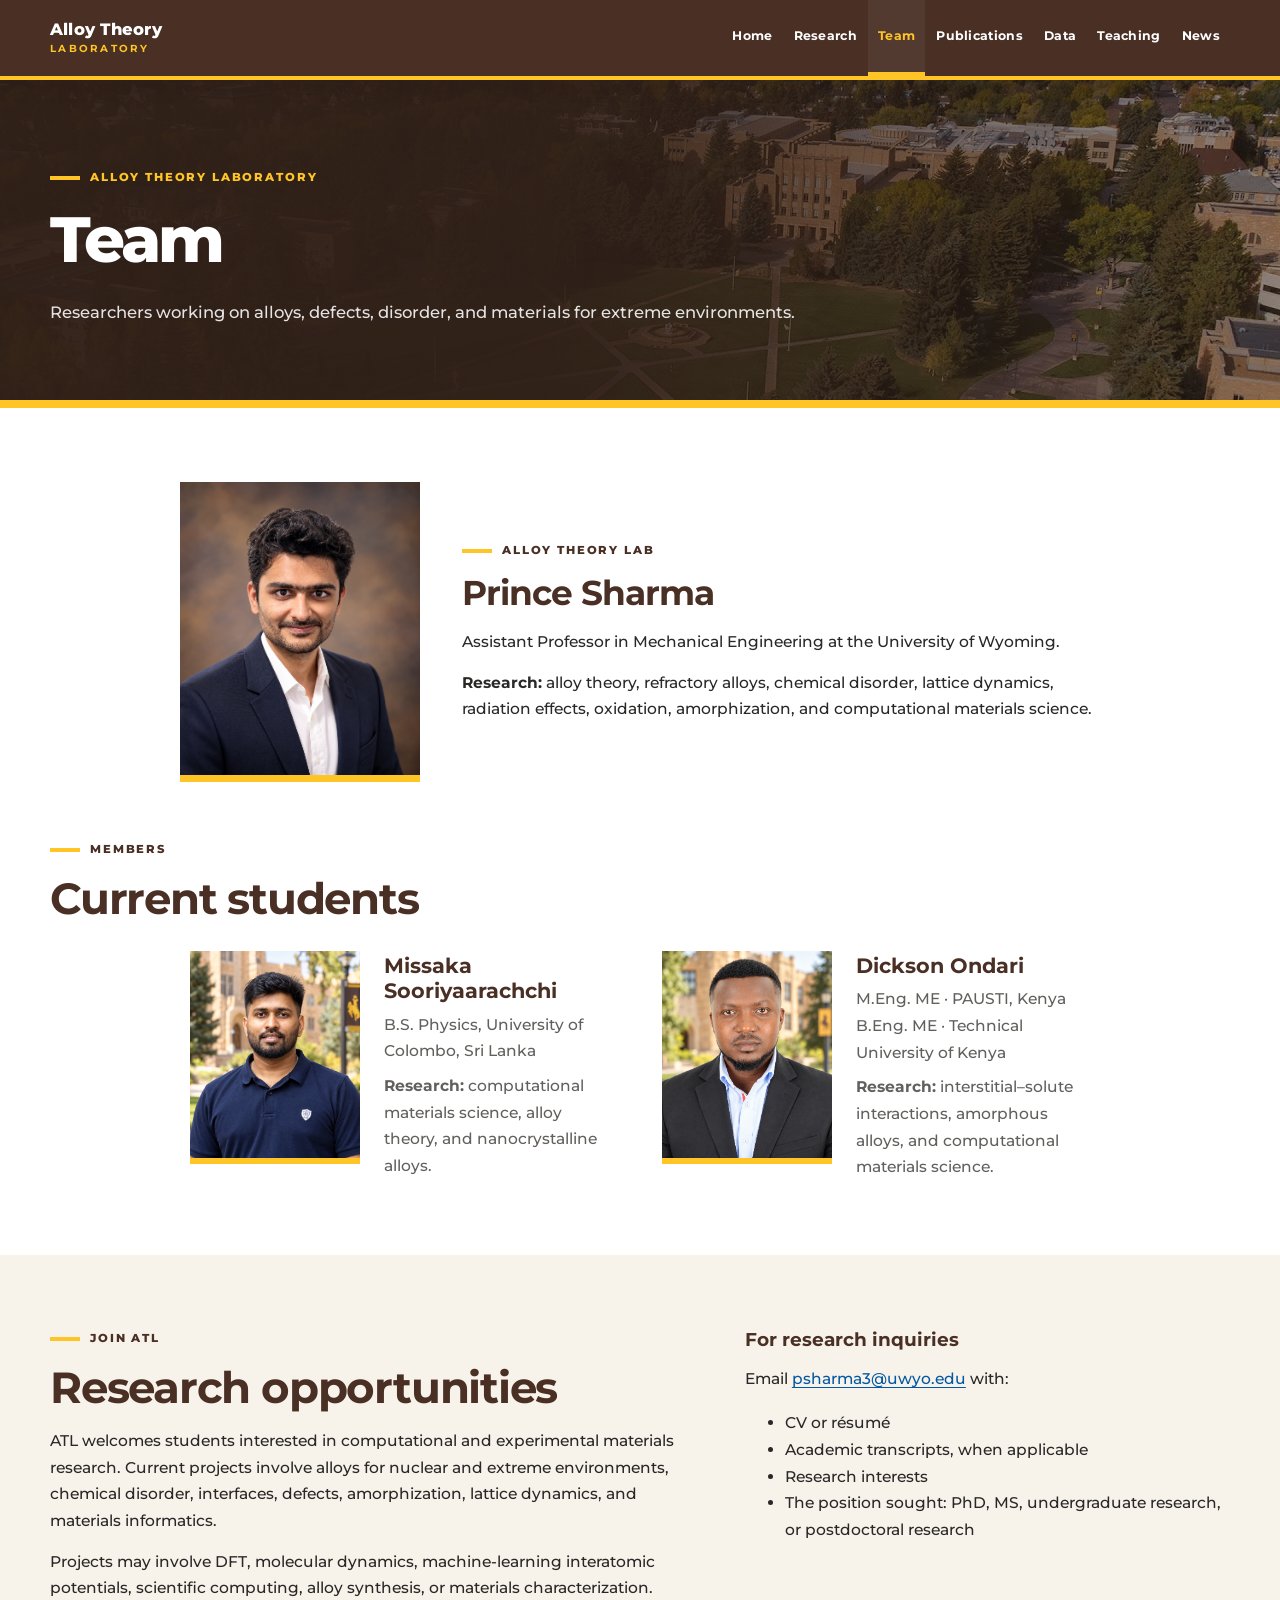
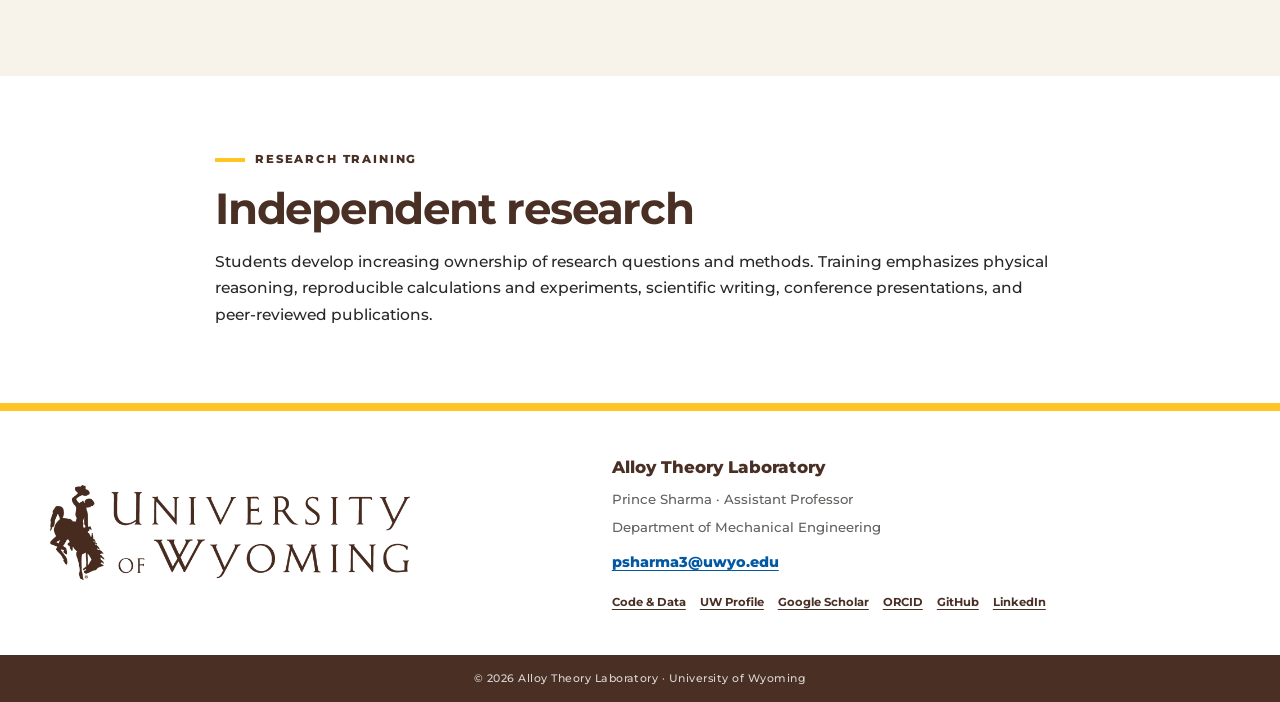
<file: team.html>
<!DOCTYPE html>
<html lang="en">
<head>
    <!-- Google tag (gtag.js) -->
    <script async src="https://www.googletagmanager.com/gtag/js?id=G-FSVHR3P86E"></script>
    <script>
      window.dataLayer = window.dataLayer || [];
      function gtag(){dataLayer.push(arguments);}
      gtag('js', new Date());
      gtag('config', 'G-FSVHR3P86E');
    </script>
    <meta charset="UTF-8"><meta name="viewport" content="width=device-width, initial-scale=1.0">
    <title>Team | Alloy Theory Laboratory</title>
    <meta name="description" content="Meet the Alloy Theory Laboratory team and learn about research opportunities at the University of Wyoming.">
    <link rel="canonical" href="https://alloytheorylab.github.io/team.html"><meta property="og:title" content="Team | Alloy Theory Laboratory"><meta property="og:description" content="Research team and opportunities at the University of Wyoming."><meta property="og:type" content="website"><meta property="og:url" content="https://alloytheorylab.github.io/team.html">
    <link rel="stylesheet" href="site.css">
    <style>
      .pi-profile{display:grid;grid-template-columns:240px minmax(0,1fr);gap:42px;align-items:center;max-width:920px;margin:0 auto 58px}.pi-profile img{width:100%;aspect-ratio:4/5;object-fit:cover;border-bottom:7px solid var(--accent)}.pi-copy h2{font-size:2.15rem}.pi-copy p{max-width:690px}.member-heading{margin:0 0 26px}.member-grid{display:grid;grid-template-columns:repeat(2,minmax(0,1fr));gap:44px;max-width:900px;margin:0 auto}.member{display:grid;grid-template-columns:170px minmax(0,1fr);gap:24px;align-items:start}.member img,.member-placeholder{width:170px;aspect-ratio:4/5;object-fit:cover;border-bottom:6px solid var(--accent);background:var(--surface-soft)}.member-placeholder{display:grid;place-items:center;color:var(--brand);font-size:3rem;font-weight:800}.member h3{margin-top:2px;font-size:1.3rem}.member p{margin-top:8px;color:var(--muted)}.join-strip{display:grid;grid-template-columns:minmax(0,1fr) minmax(320px,.75fr);gap:48px;align-items:start}.join-list{margin-top:18px}.training-line{max-width:850px}
      @media(max-width:900px){.pi-profile{grid-template-columns:190px minmax(0,1fr)}.member-grid{grid-template-columns:1fr}.member{max-width:650px}.join-strip{grid-template-columns:1fr}}
      @media(max-width:620px){.pi-profile,.member{grid-template-columns:1fr}.pi-profile img{max-width:230px}.member img,.member-placeholder{width:180px}.pi-profile{margin-bottom:44px}}
    </style>
</head>
<body data-page="team"><div data-site-header></div><main id="main-content">
  <section class="page-hero"><div class="section-inner"><p class="eyebrow">Alloy Theory Laboratory</p><h1>Team</h1><p class="lead">Researchers working on alloys, defects, disorder, and materials for extreme environments.</p></div></section>

  <section class="section-block" id="members"><div class="section-inner">
    <article class="pi-profile">
      <img src="Team/headshot.png" alt="Prince Sharma">
      <div class="pi-copy"><p class="eyebrow">Alloy Theory Lab</p><h2>Prince Sharma</h2><p>Assistant Professor in Mechanical Engineering at the University of Wyoming.</p><p><strong>Research:</strong> alloy theory, refractory alloys, chemical disorder, lattice dynamics, radiation effects, oxidation, amorphization, and computational materials science.</p></div>
    </article>

<div class="member-heading"><p class="eyebrow">Members</p><h2>Current students</h2></div>
<div class="member-grid">
  <article class="member"><img src="Team/Missaka.png" alt="Missaka Sooriyaarachchi"><div><h3>Missaka Sooriyaarachchi</h3><p>B.S. Physics, University of Colombo, Sri Lanka</p><p><strong>Research:</strong> computational materials science, alloy theory, and nanocrystalline alloys.</p></div></article>
  <article class="member">
    <img src="Team/Dickson.png" alt="Dickson Ondari">
    <div>
      <h3>Dickson Ondari</h3>
      <p class="person-education">
        M.Eng. ME · PAUSTI, Kenya<br>
        B.Eng. ME · Technical University of Kenya
      </p>
      <p><strong>Research:</strong> interstitial–solute interactions, amorphous alloys, and computational materials science.</p>
    </div>
  </article>    </div>
  </div></section>

  <section class="section-block tint" id="opportunities"><div class="section-inner join-strip"><div><p class="eyebrow">Join ATL</p><h2>Research opportunities</h2><p>ATL welcomes students interested in computational and experimental materials research. Current projects involve alloys for nuclear and extreme environments, chemical disorder, interfaces, defects, amorphization, lattice dynamics, and materials informatics.</p><p>Projects may involve DFT, molecular dynamics, machine-learning interatomic potentials, scientific computing, alloy synthesis, or materials characterization.</p></div><aside><h3>For research inquiries</h3><p>Email <a href="mailto:psharma3@uwyo.edu">psharma3@uwyo.edu</a> with:</p><ul class="join-list"><li>CV or résumé</li><li>Academic transcripts, when applicable</li><li>Research interests</li><li>The position sought: PhD, MS, undergraduate research, or postdoctoral research</li></ul></aside></div></section>

  <section class="section-block"><div class="section-inner training-line"><p class="eyebrow">Research training</p><h2>Independent research</h2><p>Students develop increasing ownership of research questions and methods. Training emphasizes physical reasoning, reproducible calculations and experiments, scientific writing, conference presentations, and peer-reviewed publications.</p></div></section>
</main><div data-site-footer></div><script src="site.js"></script></body></html>
</file>
<file: site.css>
@font-face {
    font-family: "Montserrat";
    src: url("assets/fonts/Montserrat-Medium.ttf") format("truetype");
    font-weight: 500;
    font-style: normal;
    font-display: swap;
}

@font-face {
    font-family: "Montserrat";
    src: url("assets/fonts/Montserrat-SemiBold.ttf") format("truetype");
    font-weight: 600;
    font-style: normal;
    font-display: swap;
}

@font-face {
    font-family: "Montserrat";
    src: url("assets/fonts/Montserrat-Bold.ttf") format("truetype");
    font-weight: 700;
    font-style: normal;
    font-display: swap;
}

@font-face {
    font-family: "Montserrat";
    src: url("assets/fonts/Montserrat-ExtraBold.ttf") format("truetype");
    font-weight: 800;
    font-style: normal;
    font-display: swap;
}

:root {
    --brand: #492f24;
    --brand-deep: #302018;
    --brand-soft: #6a493d;
    --accent: #ffc425;
    --accent-ink: #492f24;
    --link: #0258a3;
    --midnight: #2a3e60;
    --robin: #5ea3a3;
    --ink: #292827;
    --muted: #62605d;
    --line: #dedbd5;
    --surface: #ffffff;
    --surface-soft: #f5f5f5;
    --surface-warm: #f7f2ea;
    --shadow: 0 14px 32px rgba(73, 47, 36, 0.09);
    --radius: 8px;
    --max-width: 1180px;
}

body.home-theme {
    --brand: #0a4d8c;
    --brand-deep: #07345f;
    --brand-soft: #2b6ea9;
    --accent: #ff6200;
    --accent-ink: #ffffff;
    --surface-warm: #edf4fa;
    --shadow: 0 14px 32px rgba(10, 77, 140, 0.1);
}

* {
    box-sizing: border-box;
}

html {
    scroll-behavior: smooth;
    scroll-padding-top: 92px;
}

body {
    margin: 0;
    color: var(--ink);
    background: #fff;
    font-family: "Montserrat", Arial, Helvetica, sans-serif;
    font-size: 15.5px;
    font-weight: 500;
    line-height: 1.72;
}

img,
svg {
    display: block;
    max-width: 100%;
}

a {
    color: var(--link);
    text-decoration-thickness: 1px;
    text-underline-offset: 3px;
}

a:hover {
    color: var(--brand);
}

button,
input,
select {
    font: inherit;
}

:focus-visible {
    outline: 3px solid var(--accent);
    outline-offset: 3px;
}

[data-site-header] {
    display: contents;
}

.skip-link {
    position: fixed;
    top: 8px;
    left: 8px;
    z-index: 1000;
    padding: 10px 14px;
    color: #fff;
    background: #000;
    transform: translateY(-150%);
}

.skip-link:focus {
    transform: translateY(0);
}

.site-header {
    position: sticky;
    top: 0;
    z-index: 100;
    color: #fff;
    background: #492f24;
    border-bottom: 4px solid #ffc425;
    box-shadow: 0 5px 18px rgba(31, 20, 15, 0.14);
}

body.home-theme .site-header {
    background: var(--brand);
    border-bottom-color: var(--accent);
}

.header-inner {
    display: flex;
    align-items: center;
    justify-content: space-between;
    width: min(var(--max-width), calc(100% - 40px));
    min-height: 76px;
    margin: 0 auto;
    gap: 24px;
}

.site-name {
    display: grid;
    gap: 0;
    color: #fff;
    text-decoration: none;
    line-height: 1.05;
    white-space: nowrap;
}

.site-name:hover {
    color: #fff;
}

.brand-primary {
    font-size: 1.03rem;
    font-weight: 800;
    letter-spacing: 0.015em;
}

.brand-secondary {
    margin-top: 5px;
    color: #ffc425;
    font-size: 0.64rem;
    font-weight: 700;
    letter-spacing: 0.22em;
    text-transform: uppercase;
}

body.home-theme .brand-secondary {
    color: #fff;
    opacity: 0.74;
}

.nav-toggle {
    display: none;
    min-height: 40px;
    padding: 7px 11px;
    border: 1px solid rgba(255, 255, 255, 0.64);
    border-radius: 2px;
    color: #fff;
    background: transparent;
    cursor: pointer;
    font-size: 0.8rem;
    font-weight: 700;
    letter-spacing: 0.06em;
    text-transform: uppercase;
}

.site-nav {
    display: flex;
    align-items: stretch;
    gap: 1px;
}

.site-nav a {
    display: flex;
    align-items: center;
    min-height: 76px;
    padding: 0 10px;
    border-bottom: 4px solid transparent;
    color: #fff;
    text-decoration: none;
    font-size: 0.78rem;
    font-weight: 700;
    letter-spacing: 0.025em;
}

.site-nav a:hover,
.site-nav a[aria-current="page"] {
    color: #ffc425;
    border-bottom-color: #ffc425;
    background: rgba(255, 255, 255, 0.055);
}

body.home-theme .site-nav a:hover,
body.home-theme .site-nav a[aria-current="page"] {
    color: #fff;
    border-bottom-color: var(--accent);
}

main {
    min-height: 65vh;
}

.page-shell,
.section-inner {
    width: min(var(--max-width), calc(100% - 40px));
    margin: 0 auto;
}

.page-shell {
    padding: 58px 0 76px;
}

.section-block {
    padding: 74px 0;
}

.section-block.alt {
    background: var(--surface-soft);
}

.section-block.tint {
    background: var(--surface-warm);
}

.eyebrow {
    display: flex;
    align-items: center;
    gap: 10px;
    margin: 0 0 12px;
    color: var(--brand);
    font-size: 0.72rem;
    font-weight: 800;
    letter-spacing: 0.16em;
    text-transform: uppercase;
}

.eyebrow::before {
    width: 30px;
    height: 4px;
    content: "";
    background: var(--accent);
}

h1,
h2,
h3,
h4 {
    margin: 0;
    color: var(--brand);
    font-weight: 700;
    line-height: 1.22;
}

h1 {
    font-size: clamp(2.55rem, 5vw, 4.8rem);
    font-weight: 800;
    letter-spacing: -0.045em;
}

h2 {
    font-size: clamp(1.85rem, 3.4vw, 2.8rem);
    letter-spacing: -0.028em;
}

h3 {
    font-size: 1.16rem;
}

h4 {
    font-size: 1rem;
}

p {
    margin: 14px 0 0;
}

.section-heading {
    max-width: 790px;
    margin-bottom: 34px;
}

.section-heading p,
.page-intro,
.lead {
    color: var(--muted);
    font-size: 1.03rem;
}

.hero-home {
    display: grid;
    grid-template-columns: minmax(0, 0.93fr) minmax(440px, 1.07fr);
    min-height: calc(100vh - 80px);
    background:
        linear-gradient(90deg, transparent 0 49.8%, rgba(10, 77, 140, 0.08) 49.8% 50%, transparent 50%),
        #fff;
}

.hero-copy {
    display: flex;
    align-items: center;
    padding: 72px 0 72px max(20px, calc((100vw - var(--max-width)) / 2));
}

.hero-copy-inner {
    max-width: 630px;
    padding-right: 48px;
}

.hero-copy h1 {
    color: var(--brand);
}

.hero-copy .role-line {
    margin: 20px 0 0;
    color: var(--brand);
    font-size: 0.93rem;
    font-weight: 700;
    letter-spacing: 0.04em;
    text-transform: uppercase;
}

.hero-copy .lead {
    max-width: 650px;
    margin-top: 24px;
}

.hero-media {
    position: relative;
    min-height: 560px;
    background: #071522;
    overflow: hidden;
}

.hero-media::after {
    position: absolute;
    right: 0;
    bottom: 0;
    width: 150px;
    height: 12px;
    content: "";
    background: var(--accent);
}

.hero-media img {
    width: 100%;
    height: 100%;
    object-fit: cover;
}

.button-row {
    display: flex;
    flex-wrap: wrap;
    gap: 10px;
    margin-top: 28px;
}

.button,
button.button {
    display: inline-flex;
    align-items: center;
    justify-content: center;
    min-height: 44px;
    padding: 10px 17px;
    border: 2px solid var(--brand);
    border-radius: 2px;
    color: #fff;
    background: var(--brand);
    text-decoration: none;
    font-size: 0.78rem;
    font-weight: 800;
    letter-spacing: 0.055em;
    text-transform: uppercase;
    cursor: pointer;
}

.button:hover {
    color: var(--accent-ink);
    border-color: var(--accent);
    background: var(--accent);
}

.button.secondary {
    color: var(--brand);
    background: transparent;
}

.button.secondary:hover {
    color: var(--accent-ink);
}

.button.small {
    min-height: 34px;
    padding: 5px 10px;
    font-size: 0.7rem;
}

.hero-copy .button {
    padding-inline: 13px;
    font-size: 0.73rem;
}

.social-actions {
    display: flex;
    flex-wrap: wrap;
    gap: 9px;
    margin-top: 26px;
}

.social-action {
    display: inline-flex;
    align-items: center;
    gap: 8px;
    min-height: 39px;
    padding: 7px 11px;
    border: 1px solid var(--line);
    border-bottom: 3px solid var(--brand);
    color: var(--brand);
    background: #fff;
    text-decoration: none;
    font-size: 0.74rem;
    font-weight: 700;
}

.social-action:hover {
    color: var(--brand);
    border-bottom-color: var(--accent);
    background: var(--surface-soft);
}

.social-action svg {
    width: 17px;
    height: 17px;
    fill: currentColor;
}

.about-grid,
.feature-split {
    display: grid;
    grid-template-columns: 295px minmax(0, 1fr);
    align-items: start;
    gap: 46px;
}

.feature-split {
    grid-template-columns: minmax(0, 1fr) minmax(320px, 0.78fr);
    align-items: center;
}

.headshot {
    width: 100%;
    aspect-ratio: 4 / 5;
    border: 1px solid var(--line);
    border-bottom: 9px solid var(--accent);
    border-radius: 0;
    object-fit: cover;
    box-shadow: var(--shadow);
}

.about-copy p:first-of-type {
    margin-top: 22px;
}

.quote {
    margin-top: 28px;
    padding: 19px 22px;
    border-left: 5px solid var(--accent);
    color: var(--muted);
    background: var(--surface-soft);
}

.education-layout {
    display: grid;
    grid-template-columns: minmax(220px, 0.34fr) minmax(0, 1fr);
    gap: 54px;
}

.education-intro {
    position: sticky;
    top: 115px;
    align-self: start;
}

.degree-list {
    display: grid;
    gap: 0;
}

.degree-item {
    display: grid;
    grid-template-columns: 78px minmax(0, 1fr);
    gap: 22px;
    padding: 0 0 30px;
}

.degree-item:last-child {
    padding-bottom: 0;
}

.degree-mark {
    display: flex;
    align-items: center;
    justify-content: center;
    width: 64px;
    height: 64px;
    border: 3px solid var(--brand);
    color: var(--brand);
    background: #fff;
    font-size: 0.78rem;
    font-weight: 800;
    letter-spacing: 0.04em;
}

.degree-copy {
    position: relative;
    padding: 0 0 30px 28px;
    border-left: 1px solid var(--line);
}

.degree-copy::before {
    position: absolute;
    top: 8px;
    left: -5px;
    width: 9px;
    height: 9px;
    content: "";
    background: var(--accent);
}

.degree-item:last-child .degree-copy {
    padding-bottom: 0;
}

.degree-copy p {
    margin-top: 6px;
    color: var(--muted);
}

.degree-detail {
    padding: 12px 15px;
    border-left: 3px solid var(--brand);
    background: #fff;
    font-size: 0.9rem;
}

.card-grid {
    display: grid;
    grid-template-columns: repeat(3, minmax(0, 1fr));
    gap: 18px;
}

.card-grid.two {
    grid-template-columns: repeat(2, minmax(0, 1fr));
}

.card-grid.four {
    grid-template-columns: repeat(4, minmax(0, 1fr));
}

.card {
    position: relative;
    padding: 25px;
    border: 1px solid var(--line);
    border-top: 4px solid var(--brand);
    border-radius: var(--radius);
    background: var(--surface);
}

.card:hover {
    border-top-color: var(--accent);
    box-shadow: var(--shadow);
    transform: translateY(-2px);
}

.card p:last-child {
    margin-bottom: 0;
}

.card-number {
    display: block;
    margin-bottom: 16px;
    color: var(--brand);
    font-size: 1.55rem;
    font-weight: 800;
    line-height: 1;
}

.card-number::after {
    display: inline-block;
    width: 34px;
    height: 4px;
    margin: 0 0 4px 9px;
    content: "";
    background: var(--accent);
}

.image-card {
    padding: 0;
    overflow: hidden;
}

.image-card img {
    width: 100%;
    height: 225px;
    object-fit: cover;
    background: var(--surface-soft);
}

.image-card .card-body {
    padding: 24px;
}

.lab-feature {
    position: relative;
    color: #fff;
    background:
        linear-gradient(120deg, rgba(48, 32, 24, 0.96), rgba(73, 47, 36, 0.9)),
        url("assets/uw/UW-Campus-Summer.jpg") center / cover;
    border-top: 8px solid #ffc425;
}

.lab-feature h2,
.lab-feature h3 {
    color: #fff;
}

.lab-feature .eyebrow {
    color: #ffc425;
}

.lab-feature p {
    color: rgba(255, 255, 255, 0.88);
}

.lab-feature .button {
    color: #492f24;
    border-color: #ffc425;
    background: #ffc425;
}

.lab-feature .button.secondary {
    color: #fff;
    border-color: #fff;
    background: transparent;
}

.lab-feature .card {
    color: var(--ink);
    border-top-color: #ffc425;
    background: rgba(255, 255, 255, 0.96);
}

.lab-feature .card h3 {
    color: #492f24;
}

body.home-theme .lab-feature {
    background:
        radial-gradient(circle at 84% 22%, rgba(255, 98, 0, 0.22), transparent 28%),
        linear-gradient(132deg, #07345f, #0a4d8c);
    border-top-color: #ff6200;
}

body.home-theme .lab-feature .eyebrow {
    color: #fff;
}

body.home-theme .lab-feature .button {
    color: #fff;
    border-color: #ff6200;
    background: #ff6200;
}

body.home-theme .lab-feature .button.secondary {
    color: #fff;
    border-color: #fff;
    background: transparent;
}

body.home-theme .lab-feature .card {
    border-top-color: #ff6200;
}

body.home-theme .lab-feature .card h3 {
    color: #0a4d8c;
}

.page-hero {
    position: relative;
    padding: 88px 0 74px;
    color: #fff;
    background:
        radial-gradient(circle at 82% 26%, rgba(255, 196, 37, 0.22) 0 4px, transparent 5px),
        radial-gradient(circle at 90% 58%, rgba(255, 196, 37, 0.16) 0 8px, transparent 9px),
        linear-gradient(132deg, #302018, #492f24);
    background-size: 54px 54px, 88px 88px, auto;
    border-bottom: 8px solid #ffc425;
    overflow: hidden;
}

body[data-page="team"] .page-hero {
    background:
        linear-gradient(90deg, rgba(48, 32, 24, 0.96) 0 42%, rgba(48, 32, 24, 0.68) 70%, rgba(48, 32, 24, 0.5)),
        url("assets/uw/UW-Campus-Summer-1.jpg") center 42% / cover;
}

body[data-page="teaching"] .page-hero {
    background:
        linear-gradient(90deg, rgba(48, 32, 24, 0.96) 0 42%, rgba(48, 32, 24, 0.63) 74%, rgba(48, 32, 24, 0.44)),
        url("assets/uw/UW-Campus-Summer-full.jpg") center 48% / cover;
}

body[data-page="news"] .page-hero {
    background:
        linear-gradient(90deg, rgba(48, 32, 24, 0.96) 0 42%, rgba(48, 32, 24, 0.62) 72%, rgba(48, 32, 24, 0.4)),
        url("assets/uw/UW-Campus-Winter.jpg") center 48% / cover;
}

.page-hero h1,
.page-hero h2 {
    max-width: 900px;
    color: #fff;
}

.page-hero .eyebrow {
    color: #ffc425;
}

.page-hero .lead {
    max-width: 820px;
    margin-top: 20px;
    color: rgba(255, 255, 255, 0.88);
}

.page-hero .button {
    color: #492f24;
    border-color: #ffc425;
    background: #ffc425;
}

.page-hero .button.secondary {
    color: #fff;
    border-color: rgba(255, 255, 255, 0.78);
    background: transparent;
}

.anchor-nav {
    display: flex;
    flex-wrap: wrap;
    gap: 8px;
    margin-top: 28px;
}

.anchor-nav a {
    padding: 7px 11px;
    border: 1px solid rgba(255, 255, 255, 0.48);
    border-radius: 2px;
    color: #fff;
    text-decoration: none;
    font-size: 0.74rem;
    font-weight: 700;
    letter-spacing: 0.035em;
}

.anchor-nav a:hover {
    color: #492f24;
    border-color: #ffc425;
    background: #ffc425;
}

.research-project {
    display: grid;
    grid-template-columns: minmax(0, 1.04fr) minmax(350px, 0.96fr);
    gap: 42px;
    align-items: center;
    padding: 38px 0;
    border-top: 1px solid var(--line);
}

.research-project:first-of-type {
    border-top: 0;
}

.research-project:nth-child(even) .research-visual {
    order: -1;
}

.research-project p {
    color: var(--muted);
}

.research-visual {
    position: relative;
}

.research-visual::before {
    position: absolute;
    top: -10px;
    right: -10px;
    width: 62px;
    height: 62px;
    content: "";
    border-top: 8px solid var(--accent);
    border-right: 8px solid var(--accent);
}

.research-visual img {
    width: 100%;
    max-height: 340px;
    border: 1px solid var(--line);
    object-fit: contain;
    background: #fff;
    box-shadow: var(--shadow);
}

.tag-list {
    display: flex;
    flex-wrap: wrap;
    gap: 6px;
    margin-top: 18px;
}

.tag,
.status {
    display: inline-flex;
    align-items: center;
    width: fit-content;
    padding: 4px 8px;
    border-left: 3px solid var(--accent);
    border-radius: 0;
    color: var(--brand);
    background: var(--surface-soft);
    font-size: 0.68rem;
    font-weight: 800;
    letter-spacing: 0.035em;
    text-transform: uppercase;
}

.status.developing {
    color: #6b4500;
    background: #fff1c6;
}

.equipment-grid {
    display: grid;
    grid-template-columns: repeat(3, minmax(0, 1fr));
    gap: 18px;
}

.equipment-card {
    position: relative;
    min-height: 390px;
    padding: 0 24px 24px;
    border: 1px solid #d9d3ca;
    background: #fff;
    overflow: hidden;
}

.equipment-card:hover {
    box-shadow: var(--shadow);
}

.equipment-visual {
    position: relative;
    height: 185px;
    margin: 0 -24px 22px;
    color: #ffc425;
    background:
        linear-gradient(rgba(255, 255, 255, 0.055) 1px, transparent 1px),
        linear-gradient(90deg, rgba(255, 255, 255, 0.055) 1px, transparent 1px),
        #302018;
    background-size: 22px 22px;
    overflow: hidden;
}

.equipment-visual::after {
    position: absolute;
    right: 13px;
    bottom: 8px;
    content: "FACILITY / IMAGE FORTHCOMING";
    color: rgba(255, 255, 255, 0.45);
    font-size: 0.55rem;
    font-weight: 700;
    letter-spacing: 0.12em;
}

.equipment-visual svg {
    width: 100%;
    height: 100%;
    padding: 23px 34px 28px;
    fill: none;
    stroke: currentColor;
    stroke-width: 2.2;
    stroke-linecap: square;
    stroke-linejoin: miter;
}

.equipment-card h3 {
    margin: 12px 0 0;
}

.equipment-card p {
    color: var(--muted);
    font-size: 0.9rem;
}

.capability-card {
    min-height: 290px;
    overflow: hidden;
}

.capability-visual,
.placeholder-visual {
    position: relative;
    min-height: 145px;
    margin: -25px -25px 22px;
    background:
        radial-gradient(circle at 20% 30%, rgba(255, 255, 255, 0.35) 0 3px, transparent 4px),
        radial-gradient(circle at 75% 65%, rgba(255, 255, 255, 0.28) 0 5px, transparent 6px),
        linear-gradient(135deg, #302018, #492f24);
    background-size: 42px 42px, 68px 68px, auto;
    overflow: hidden;
}

.capability-visual::after,
.placeholder-visual::after {
    position: absolute;
    bottom: 16px;
    left: 20px;
    content: attr(data-label);
    color: #fff;
    font-size: 0.95rem;
    font-weight: 800;
}

.gallery-preview {
    display: grid;
    grid-template-columns: repeat(4, minmax(0, 1fr));
    gap: 14px;
}

.gallery-tile {
    position: relative;
    min-height: 280px;
    border-bottom: 7px solid var(--accent);
    color: #fff;
    background-position: center;
    background-size: cover;
    overflow: hidden;
}

.gallery-tile::before {
    position: absolute;
    inset: 0;
    content: "";
    background: linear-gradient(180deg, rgba(0, 0, 0, 0.03) 14%, rgba(25, 16, 12, 0.9));
}

.gallery-tile .tile-copy {
    position: absolute;
    right: 18px;
    bottom: 18px;
    left: 18px;
}

.gallery-tile h3 {
    color: #fff;
}

.gallery-tile p {
    margin-top: 6px;
    color: rgba(255, 255, 255, 0.84);
    font-size: 0.82rem;
}

.team-row {
    display: grid;
    grid-template-columns: 205px minmax(0, 1fr);
    gap: 22px;
    margin-bottom: 24px;
}

.team-label {
    display: flex;
    align-items: center;
    min-height: 176px;
    padding: 24px;
    color: #fff;
    background: #492f24;
    border-bottom: 7px solid #ffc425;
}

.team-label h2,
.team-label h3 {
    color: #fff;
}

.team-label h2 {
    font-size: clamp(1.22rem, 1.8vw, 1.55rem);
    overflow-wrap: anywhere;
}

.people-grid {
    display: grid;
    grid-template-columns: repeat(auto-fit, minmax(310px, 1fr));
    gap: 16px;
}

.person-card {
    display: flex;
    align-items: center;
    min-height: 176px;
    gap: 24px;
}

.person-photo {
    width: 136px;
    height: 136px;
    flex: 0 0 136px;
    border: 1px solid var(--line);
    border-bottom: 6px solid var(--accent);
    border-radius: 0;
    object-fit: cover;
}

.person-role {
    margin-top: 6px;
    color: #6b4500;
    font-size: 0.74rem;
    font-weight: 800;
    letter-spacing: 0.03em;
    text-transform: uppercase;
}

.person-card p {
    margin-top: 5px;
    color: var(--muted);
    font-size: 0.88rem;
}

.person-links {
    display: flex;
    gap: 8px;
    margin-top: 12px;
}

.person-links a {
    display: inline-flex;
    align-items: center;
    justify-content: center;
    width: 34px;
    height: 34px;
    border: 1px solid var(--line);
    color: var(--brand);
    background: #fff;
}

.person-links svg {
    width: 16px;
    height: 16px;
    fill: currentColor;
}

.opportunity-box {
    padding: 32px;
    border: 1px solid var(--line);
    border-left: 8px solid var(--accent);
    background: #fff;
}

.course-feature,
.news-feature {
    display: grid;
    grid-template-columns: minmax(0, 1fr) minmax(280px, 0.72fr);
    gap: 26px;
    align-items: stretch;
}

.course-card {
    display: flex;
    min-height: 280px;
    flex-direction: column;
    justify-content: space-between;
    border-top-color: var(--accent);
}

.course-code {
    margin: 10px 0 8px;
    color: var(--muted);
    font-size: 0.76rem;
    font-weight: 800;
    letter-spacing: 0.08em;
    text-transform: uppercase;
}

.teaching-principles {
    display: grid;
    grid-template-columns: repeat(3, minmax(0, 1fr));
    gap: 18px;
    margin-top: 28px;
}

.principle {
    padding: 22px;
    border-top: 5px solid var(--accent);
    background: var(--surface-soft);
}

.news-feature img {
    width: 100%;
    max-height: 330px;
    border: 1px solid var(--line);
    border-bottom: 7px solid var(--accent);
    object-fit: contain;
    background: #fff;
    box-shadow: var(--shadow);
}

.timeline {
    position: relative;
    margin: 0;
    padding: 0;
    list-style: none;
}

.timeline::before {
    position: absolute;
    top: 8px;
    bottom: 8px;
    left: 93px;
    width: 2px;
    content: "";
    background: var(--line);
}

.timeline li {
    display: grid;
    grid-template-columns: 72px minmax(0, 1fr);
    gap: 42px;
    padding: 0 0 30px;
}

.timeline time {
    color: var(--brand);
    font-size: 0.76rem;
    font-weight: 800;
}

.timeline-content {
    position: relative;
}

.timeline-content::before {
    position: absolute;
    top: 5px;
    left: -28px;
    width: 12px;
    height: 12px;
    content: "";
    border: 3px solid #fff;
    background: var(--accent);
    box-shadow: 0 0 0 1px var(--line);
}

.timeline-content p {
    margin-top: 6px;
    color: var(--muted);
}

.link-list {
    display: grid;
    gap: 10px;
    margin: 20px 0 0;
    padding: 0;
    list-style: none;
}

.link-list a {
    display: block;
    padding: 14px 16px;
    border: 1px solid var(--line);
    border-left: 4px solid var(--accent);
    background: #fff;
    text-decoration: none;
    font-weight: 700;
}

.filters {
    display: grid;
    grid-template-columns: minmax(220px, 1.5fr) repeat(2, minmax(160px, 0.6fr));
    gap: 12px;
    padding: 18px;
    border: 1px solid var(--line);
    border-top: 5px solid var(--accent);
    background: var(--surface-soft);
}

.filters label {
    display: grid;
    gap: 6px;
    color: var(--brand);
    font-size: 0.68rem;
    font-weight: 800;
    letter-spacing: 0.07em;
    text-transform: uppercase;
}

.filters input,
.filters select,
.dataset-search input {
    width: 100%;
    min-height: 44px;
    padding: 9px 12px;
    border: 1px solid #aaa39b;
    border-radius: 0;
    color: var(--ink);
    background: #fff;
}

.result-meta {
    margin: 16px 0;
    color: var(--muted);
    font-size: 0.85rem;
}

.publication-list {
    display: grid;
    gap: 13px;
}

.publication-card {
    padding: 22px;
    border: 1px solid var(--line);
    border-left: 6px solid var(--brand);
    background: #fff;
}

.publication-card.featured {
    border-left-color: var(--accent);
    background: linear-gradient(90deg, #fff7dc, #fff 24%);
}

.publication-topline {
    display: flex;
    align-items: flex-start;
    justify-content: space-between;
    gap: 18px;
}

.publication-year {
    flex: 0 0 auto;
    color: var(--brand);
    font-size: 1.15rem;
    font-weight: 800;
}

.publication-authors,
.publication-journal {
    margin-top: 7px;
    color: var(--muted);
    font-size: 0.88rem;
}

.publication-actions {
    display: flex;
    flex-wrap: wrap;
    gap: 7px;
    margin-top: 16px;
}

.publication-actions button {
    padding: 6px 10px;
    border: 1px solid var(--brand);
    border-radius: 0;
    color: var(--brand);
    background: transparent;
    cursor: pointer;
    font-size: 0.72rem;
    font-weight: 700;
}

.publication-actions button:hover {
    color: #fff;
    background: var(--brand);
}

.publication-details {
    margin-top: 14px;
    padding: 14px;
    border-left: 4px solid var(--accent);
    background: var(--surface-soft);
}

.dataset-grid {
    display: grid;
    grid-template-columns: repeat(auto-fit, minmax(280px, 1fr));
    gap: 20px;
}

.dataset-card {
    display: flex;
    min-height: 285px;
    flex-direction: column;
}

.dataset-card .button-row {
    margin-top: auto;
    padding-top: 18px;
}

.dataset-search {
    display: grid;
    grid-template-columns: 1fr auto;
    gap: 10px;
    margin: 24px 0;
}

.table-wrap {
    max-width: 100%;
    overflow-x: auto;
    border: 1px solid var(--line);
}

.data-table {
    width: 100%;
    border-collapse: collapse;
    font-size: 0.84rem;
}

.data-table th,
.data-table td {
    padding: 10px 12px;
    border-bottom: 1px solid var(--line);
    text-align: left;
    white-space: nowrap;
}

.data-table th {
    position: sticky;
    top: 0;
    color: #fff;
    background: #492f24;
}

.pagination {
    display: flex;
    align-items: center;
    justify-content: space-between;
    gap: 12px;
    margin-top: 16px;
}

.notice,
.error-message {
    padding: 16px 18px;
    border-left: 5px solid var(--accent);
    background: var(--surface-soft);
}

.error-message {
    color: #7d1717;
    border-left-color: #b50202;
    background: #fdeaea;
}

.site-footer {
    color: var(--ink);
    background: #fff;
    border-top: 8px solid #ffc425;
}

.footer-inner {
    display: grid;
    grid-template-columns: minmax(260px, 0.9fr) minmax(310px, 1.1fr);
    gap: 56px;
    align-items: center;
    width: min(var(--max-width), calc(100% - 40px));
    margin: 0 auto;
    padding: 42px 0;
}

.uw-signature {
    width: min(100%, 360px);
    height: auto;
}

.footer-identity {
    display: grid;
    gap: 6px;
}

.footer-identity strong {
    color: #492f24;
    font-size: 1.05rem;
    font-weight: 800;
}

.footer-identity p {
    margin: 0;
    color: var(--muted);
    font-size: 0.83rem;
}

.footer-email {
    display: inline-block;
    width: fit-content;
    margin-top: 5px;
    color: #0258a3 !important;
    font-size: 0.9rem;
    font-weight: 800;
}

.footer-links {
    display: flex;
    flex-wrap: wrap;
    gap: 7px 14px;
    margin-top: 12px;
}

.footer-links a {
    color: #492f24;
    font-size: 0.72rem;
    font-weight: 700;
}

.footer-links a:hover {
    color: #0258a3;
}

.footer-bottom {
    padding: 14px 20px;
    color: rgba(255, 255, 255, 0.8);
    background: #492f24;
    text-align: center;
    font-size: 0.68rem;
    letter-spacing: 0.045em;
}

.redirect-card {
    max-width: 650px;
    margin: 80px auto;
    padding: 38px;
    border: 1px solid var(--line);
    border-top: 7px solid var(--accent);
    text-align: center;
    box-shadow: var(--shadow);
}

.visually-hidden {
    position: absolute !important;
    width: 1px !important;
    height: 1px !important;
    padding: 0 !important;
    margin: -1px !important;
    overflow: hidden !important;
    clip: rect(0, 0, 0, 0) !important;
    white-space: nowrap !important;
    border: 0 !important;
}

@media (max-width: 1040px) {
    .nav-toggle {
        display: inline-flex;
    }

    .site-nav {
        position: absolute;
        top: 80px;
        right: 0;
        left: 0;
        display: none;
        flex-direction: column;
        padding: 10px 20px 18px;
        background: #302018;
        box-shadow: 0 14px 24px rgba(0, 0, 0, 0.16);
    }

    body.home-theme .site-nav {
        background: var(--brand-deep);
    }

    .site-nav.open {
        display: flex;
    }

    .site-nav a {
        min-height: 44px;
        padding: 0 10px;
        border-bottom-width: 2px;
    }

    .hero-home {
        grid-template-columns: 1fr;
        min-height: auto;
    }

    .hero-copy {
        padding: 68px max(20px, calc((100vw - var(--max-width)) / 2));
    }

    .hero-copy-inner {
        max-width: 790px;
        padding-right: 0;
    }

    .hero-media {
        min-height: 430px;
        max-height: 570px;
    }

    .card-grid.four,
    .gallery-preview,
    .equipment-grid {
        grid-template-columns: repeat(2, minmax(0, 1fr));
    }

    .card-grid {
        grid-template-columns: repeat(2, minmax(0, 1fr));
    }

    .research-project,
    .feature-split,
    .course-feature,
    .news-feature {
        grid-template-columns: 1fr;
    }

    .research-project:nth-child(even) .research-visual {
        order: initial;
    }
}

@media (max-width: 720px) {
    .header-inner,
    .page-shell,
    .section-inner,
    .footer-inner {
        width: min(100% - 28px, var(--max-width));
    }

    .brand-primary {
        font-size: 0.92rem;
    }

    .brand-secondary {
        font-size: 0.58rem;
    }

    .section-block {
        padding: 54px 0;
    }

    .page-hero {
        padding: 62px 0 54px;
    }

    .hero-media {
        min-height: 320px;
    }

    .about-grid,
    .education-layout,
    .card-grid,
    .card-grid.two,
    .card-grid.four,
    .gallery-preview,
    .equipment-grid,
    .filters,
    .footer-inner,
    .teaching-principles {
        grid-template-columns: 1fr;
    }

    .about-grid {
        gap: 30px;
    }

    .headshot {
        max-width: 285px;
    }

    .education-intro {
        position: static;
    }

    .degree-item {
        grid-template-columns: 62px minmax(0, 1fr);
        gap: 14px;
    }

    .degree-mark {
        width: 55px;
        height: 55px;
    }

    .degree-copy {
        padding-left: 20px;
    }

    .team-row {
        grid-template-columns: 1fr;
    }

    .team-label {
        min-height: auto;
    }

    .person-card {
        align-items: flex-start;
        flex-direction: column;
    }

    .timeline::before {
        left: 6px;
    }

    .timeline li {
        display: block;
        padding: 0 0 28px 30px;
    }

    .timeline-content::before {
        left: -30px;
    }

    .publication-topline {
        display: block;
    }

    .dataset-search {
        grid-template-columns: 1fr;
    }

    .pagination {
        align-items: stretch;
        flex-direction: column;
    }
}

@media (prefers-reduced-motion: reduce) {
    html {
        scroll-behavior: auto;
    }

    .card {
        transition: none;
    }
}
</file>
